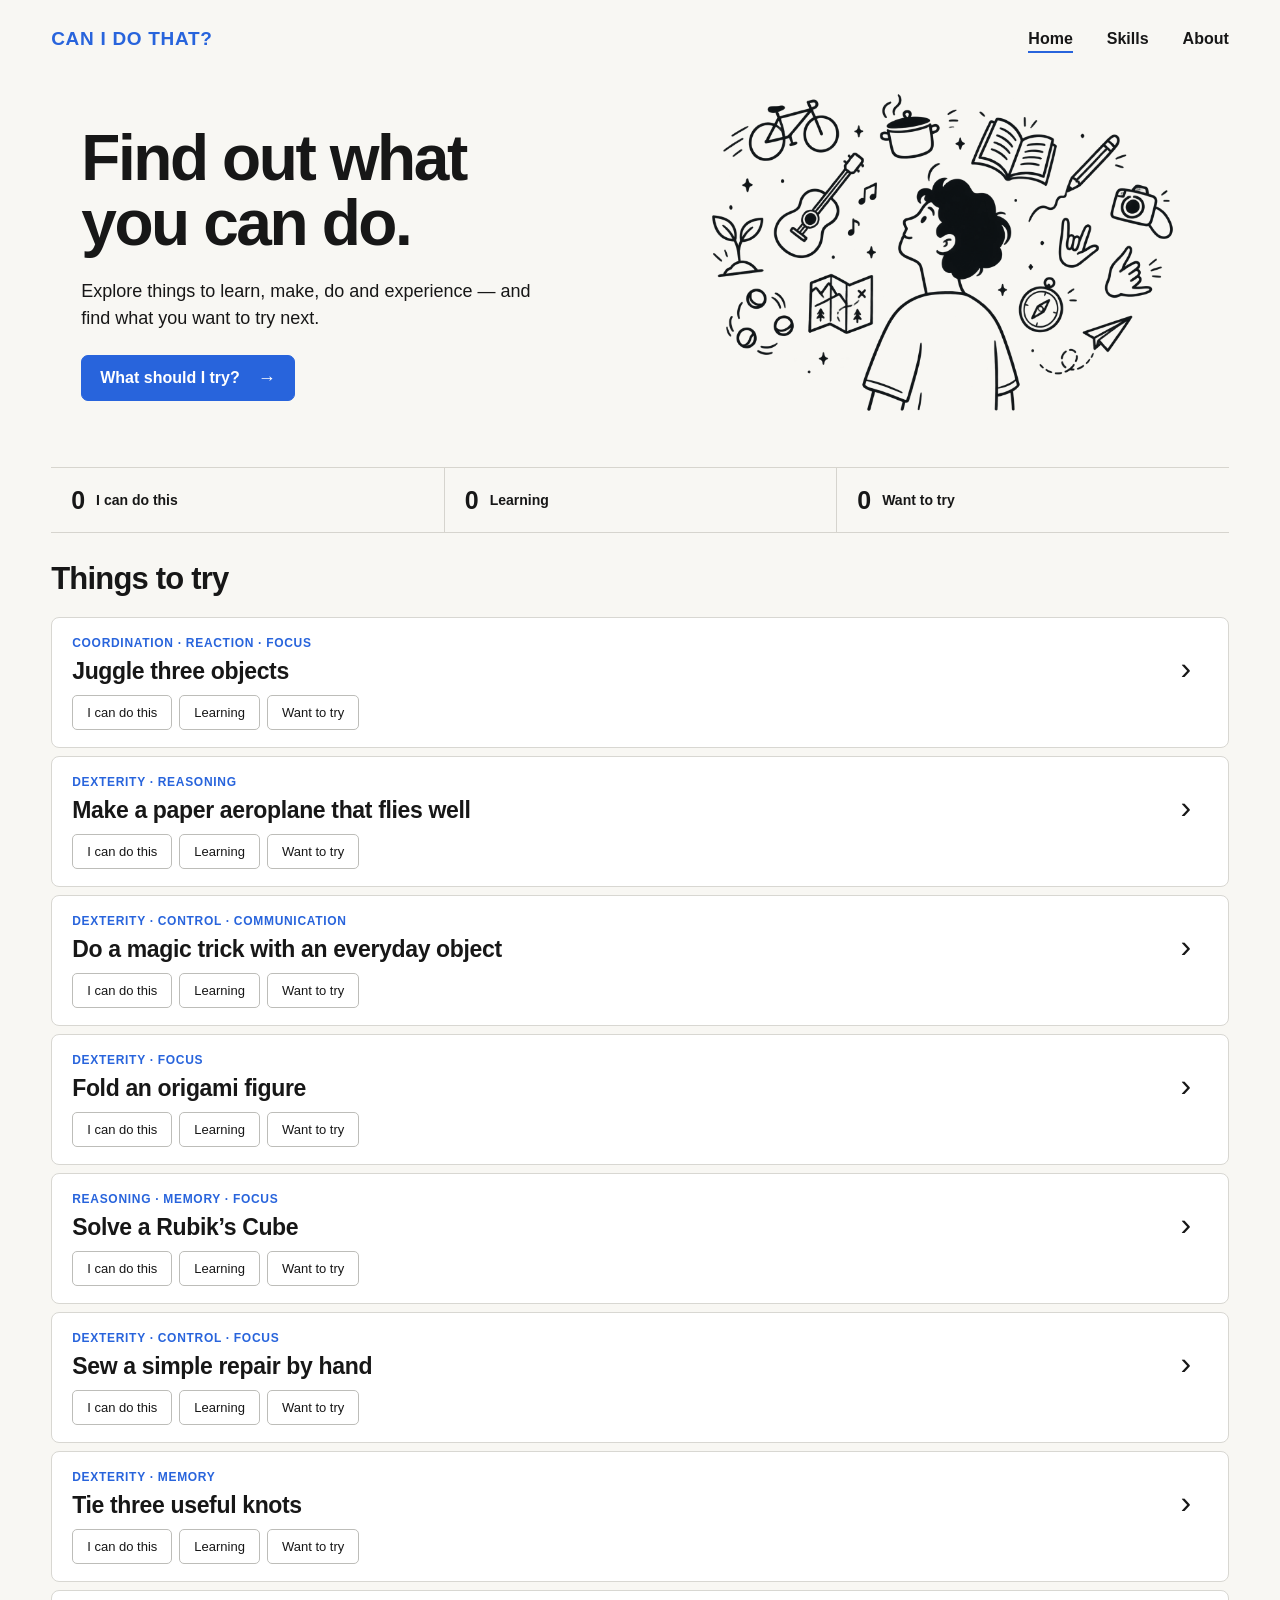
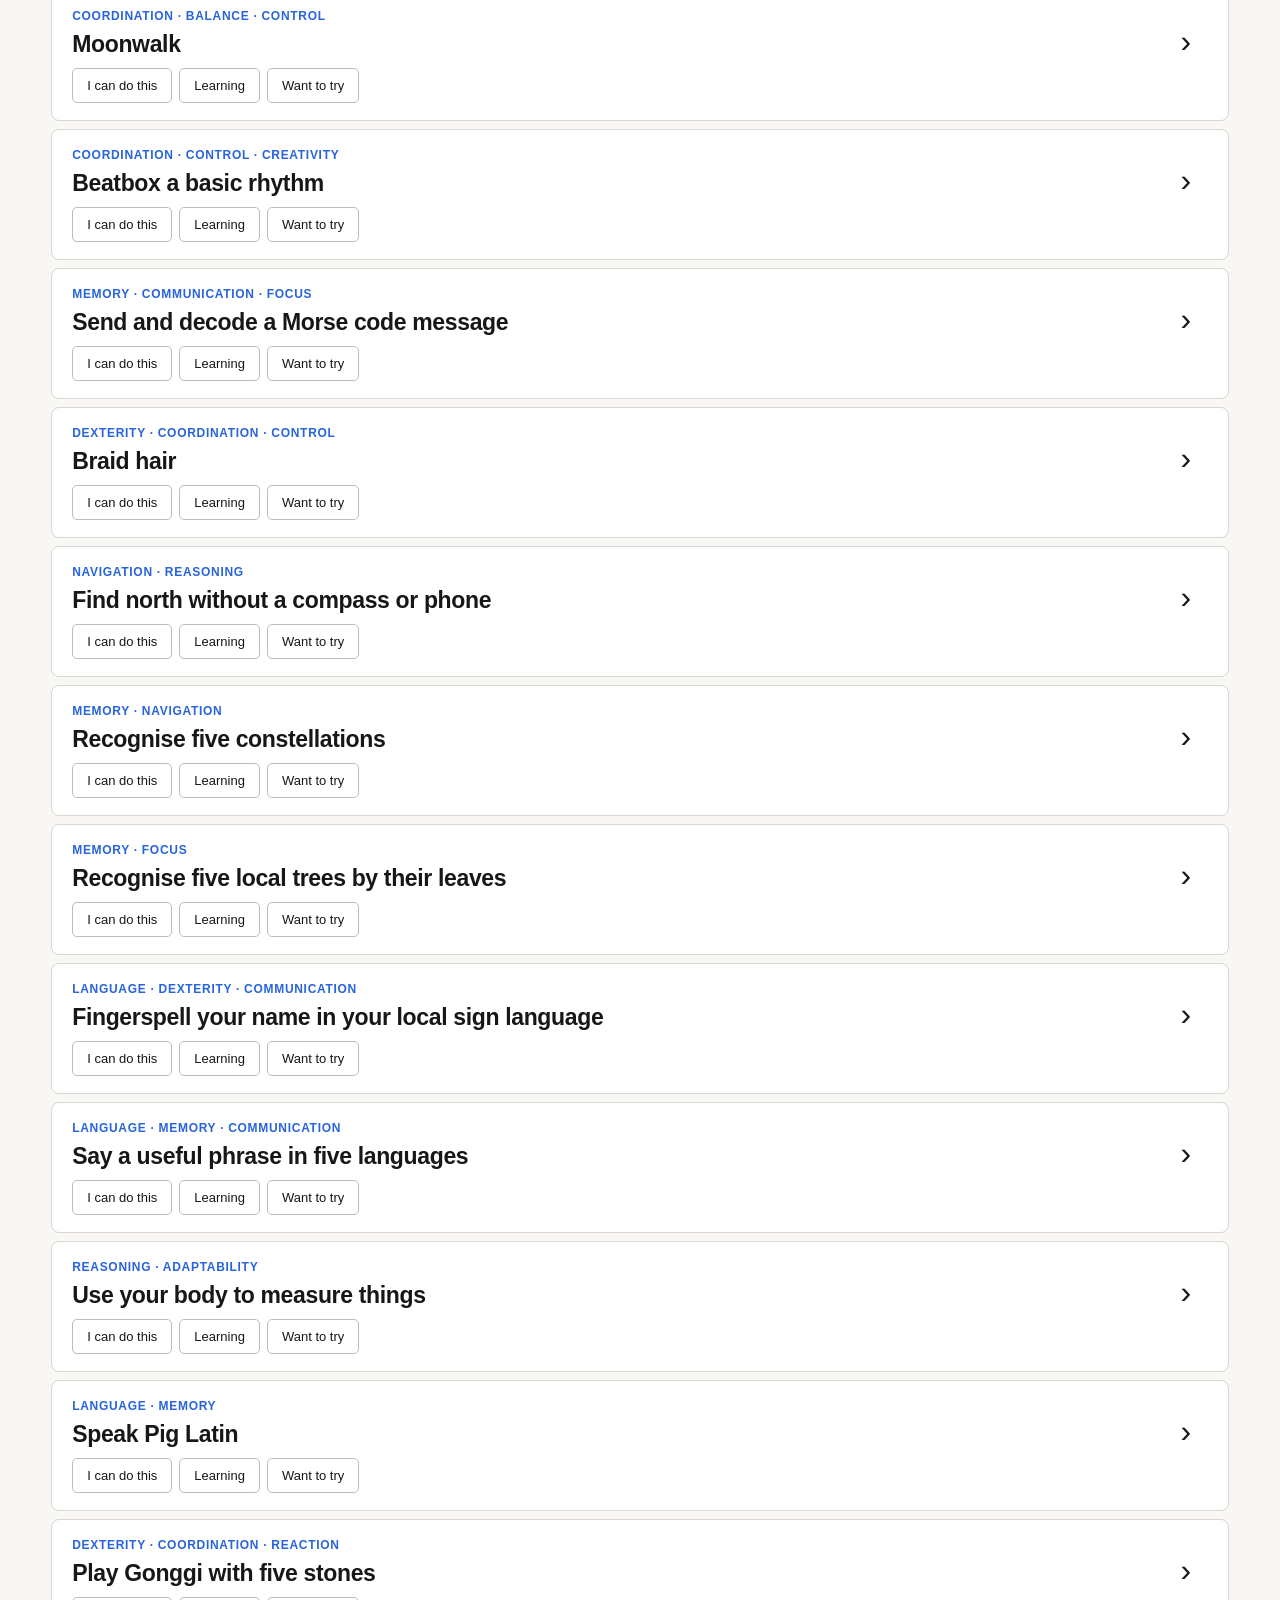
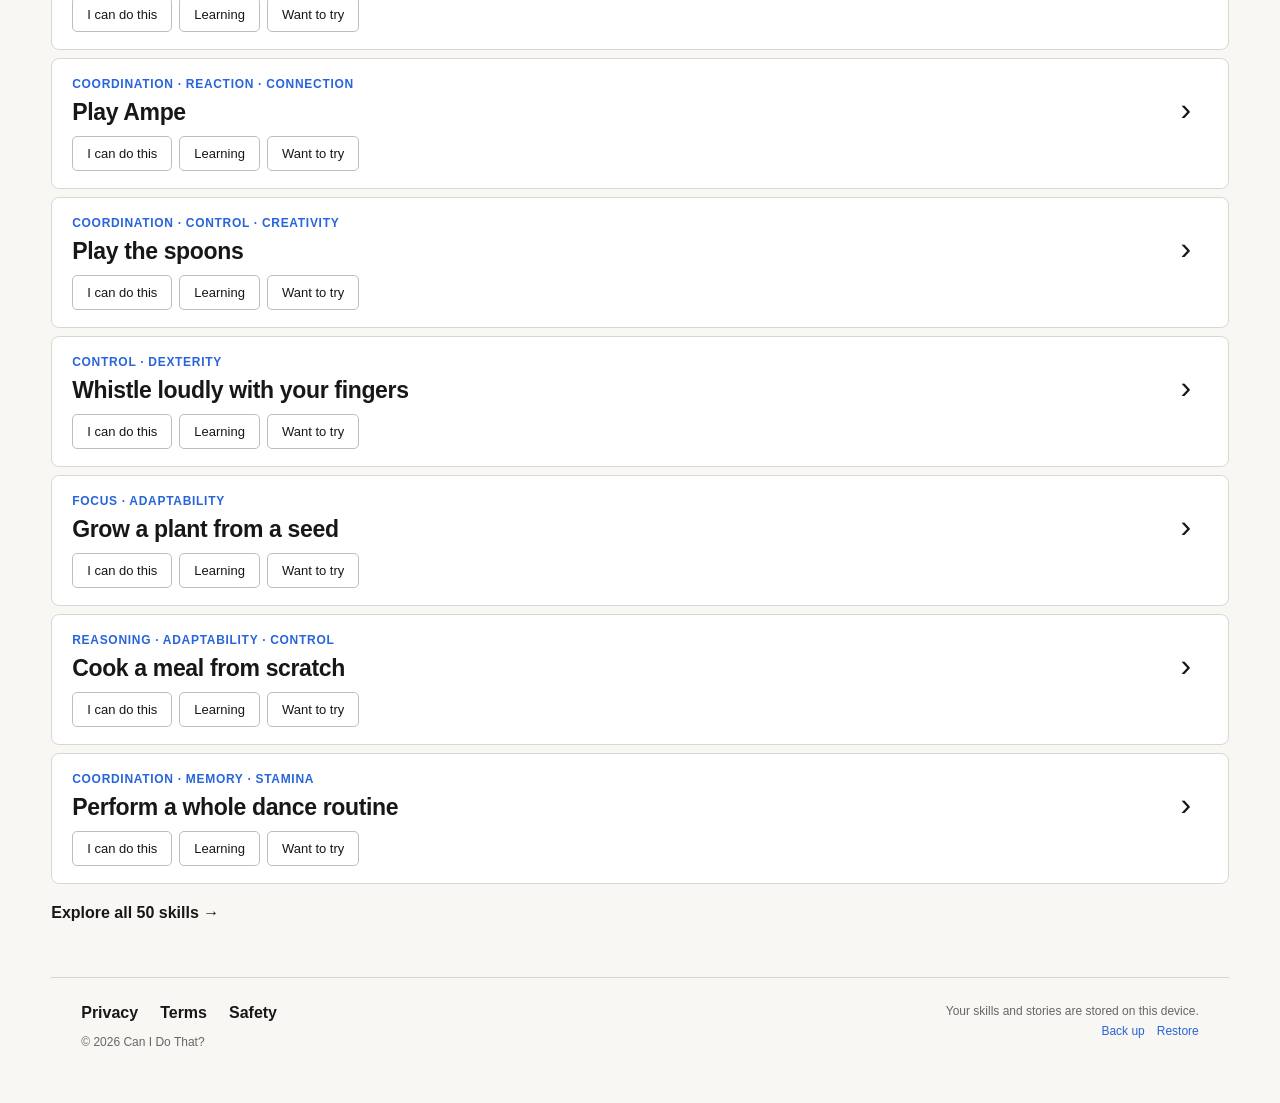
<file: index.html>
<!DOCTYPE html>
<html lang="en">

<head>
  <meta charset="UTF-8">

  <meta
    name="viewport"
    content="width=device-width, initial-scale=1.0"
  >

  <title>Can I Do That?</title>

  <link
    rel="stylesheet"
    href="./style.css"
  >
</head>


<body data-page="home">

  <main class="page">


    <!-- HEADER -->

    <header class="site-header">

      <a
        href="./index.html"
        class="brand"
        aria-current="page"
      >
        CAN I DO THAT?
      </a>


      <nav
        class="desktop-nav"
        aria-label="Main navigation"
      >

        <a
          href="./index.html"
          aria-current="page"
        >
          Home
        </a>

        <a href="./skills.html">
          Skills
        </a>

        <a href="./about.html">
          About
        </a>

      </nav>

    </header>



    <!-- HERO -->

    <section class="hero">

      <div class="hero-copy">

        <h1>
          <span>Find out what</span>
          <span>you can do.</span>
        </h1>


        <p class="hero-intro">
          Explore things to learn, make, do and experience — and find what you want to try next.
        </p>


        <button
          class="primary-button home-try-button"
          type="button"
          data-open-try
        >
          What should I try?

          <span aria-hidden="true">
            →
          </span>
        </button>

      </div>


      <div class="hero-art">

        <img
          src="./images/hero.png"
          alt=""
          class="hero-image"
        >

      </div>

    </section>



    <!-- STATUS SUMMARY -->

    <section
      class="status-summary"
      aria-label="Your skill progress"
    >

      <a
        class="summary-card"
        href="./skills.html?status=can"
      >

        <span
          id="canCount"
          class="summary-number"
        >
          0
        </span>

        <span class="summary-label">
          I can do this
        </span>

      </a>


      <a
        class="summary-card"
        href="./skills.html?status=learning"
      >

        <span
          id="learningCount"
          class="summary-number"
        >
          0
        </span>

        <span class="summary-label">
          Learning
        </span>

      </a>


      <a
        class="summary-card"
        href="./skills.html?status=want"
      >

        <span
          id="wantCount"
          class="summary-number"
        >
          0
        </span>

        <span class="summary-label">
          Want to try
        </span>

      </a>

    </section>



    <!-- THINGS TO TRY -->

    <section class="skills-section home-skills">

      <div class="skills-heading">

        <h2>
          Things to try
        </h2>

      </div>


      <div
        id="homeSkillsContainer"
        class="skills-container"
      ></div>


      <a
        id="exploreAllSkills"
        class="explore-all-link"
        href="./skills.html"
      >
        Explore all 50 skills →
      </a>

    </section>



    <!-- FOOTER -->

    <footer class="site-footer">

      <div class="footer-main">

        <nav
          class="footer-nav"
          aria-label="Footer navigation"
        >

          <a href="./privacy.html">
            Privacy
          </a>

          <a href="./terms.html">
            Terms
          </a>

          <a href="./safety.html">
            Safety
          </a>

        </nav>


        <p class="footer-copyright">
          © 2026 Can I Do That?
        </p>

      </div>


      <div class="data-note">

        <p>
          Your skills and stories are stored on this device.
        </p>


        <div class="data-actions">

          <button
            type="button"
            data-backup
          >
            Back up
          </button>

          <button
            type="button"
            data-restore
          >
            Restore
          </button>

          <input
            class="restore-input"
            data-restore-input
            type="file"
            accept=".json,application/json"
          >

        </div>

      </div>

    </footer>


  </main>



  <!-- WHAT SHOULD I TRY -->

  <dialog
    id="tryDialog"
    class="site-dialog"
  >

    <div class="dialog-heading">

      <div>
        <h2>Something to try</h2>
      </div>

      <button
        class="dialog-close"
        type="button"
        data-close-dialog="tryDialog"
        aria-label="Close"
      >
        ×
      </button>

    </div>


    <div
      id="suggestionResult"
      class="suggestion-result hidden"
    >

      <p
        id="suggestionCapabilities"
        class="suggestion-capabilities"
      ></p>

      <h3 id="suggestionName"></h3>


      <div class="suggestion-buttons">

        <button
          id="suggestionWantButton"
          class="primary-button"
          type="button"
        >
          Want to try
        </button>

        <button
          id="anotherSuggestionButton"
          type="button"
        >
          Another one
        </button>

      </div>

    </div>


    <p
      id="noSuggestionMessage"
      class="hidden"
    >
      You've already started everything here.
    </p>

  </dialog>



  <!-- STORY DIALOG -->

  <dialog
    id="storyDialog"
    class="site-dialog"
  >

    <div class="dialog-heading">

      <div>

        <p class="section-label">
          YOUR STORY
        </p>

        <h2 id="storyDialogTitle">
          Your story
        </h2>

      </div>


      <button
        class="dialog-close"
        type="button"
        data-close-dialog="storyDialog"
        aria-label="Close"
      >
        ×
      </button>

    </div>


    <form id="storyForm">

      <label for="storyWhen">
        When
        <span class="optional">(optional)</span>
      </label>

      <input
        id="storyWhen"
        type="text"
      >


      <label for="storyWho">
        Who were you with?
        <span class="optional">(optional)</span>
      </label>

      <input
        id="storyWho"
        type="text"
      >


      <label for="storyWhere">
        Where?
        <span class="optional">(optional)</span>
      </label>

      <input
        id="storyWhere"
        type="text"
      >


      <label for="storyMemory">
        What do you remember?
        <span class="optional">(optional)</span>
      </label>

      <textarea id="storyMemory"></textarea>


      <div class="story-form-actions">

        <button
          class="primary-button"
          type="submit"
        >
          Save story
        </button>

        <button
          id="deleteStoryButton"
          class="skill-action danger hidden"
          type="button"
        >
          Delete story
        </button>

      </div>

    </form>

  </dialog>



  <!-- JAVASCRIPT -->

  <script src="./skills-data.js"></script>
  <script src="./storage.js"></script>
  <script src="./skill-cards.js"></script>
  <script src="./skills-page.js"></script>
  <script src="./suggestions.js"></script>
  <script src="./script.js"></script>


</body>

</html>
</file>
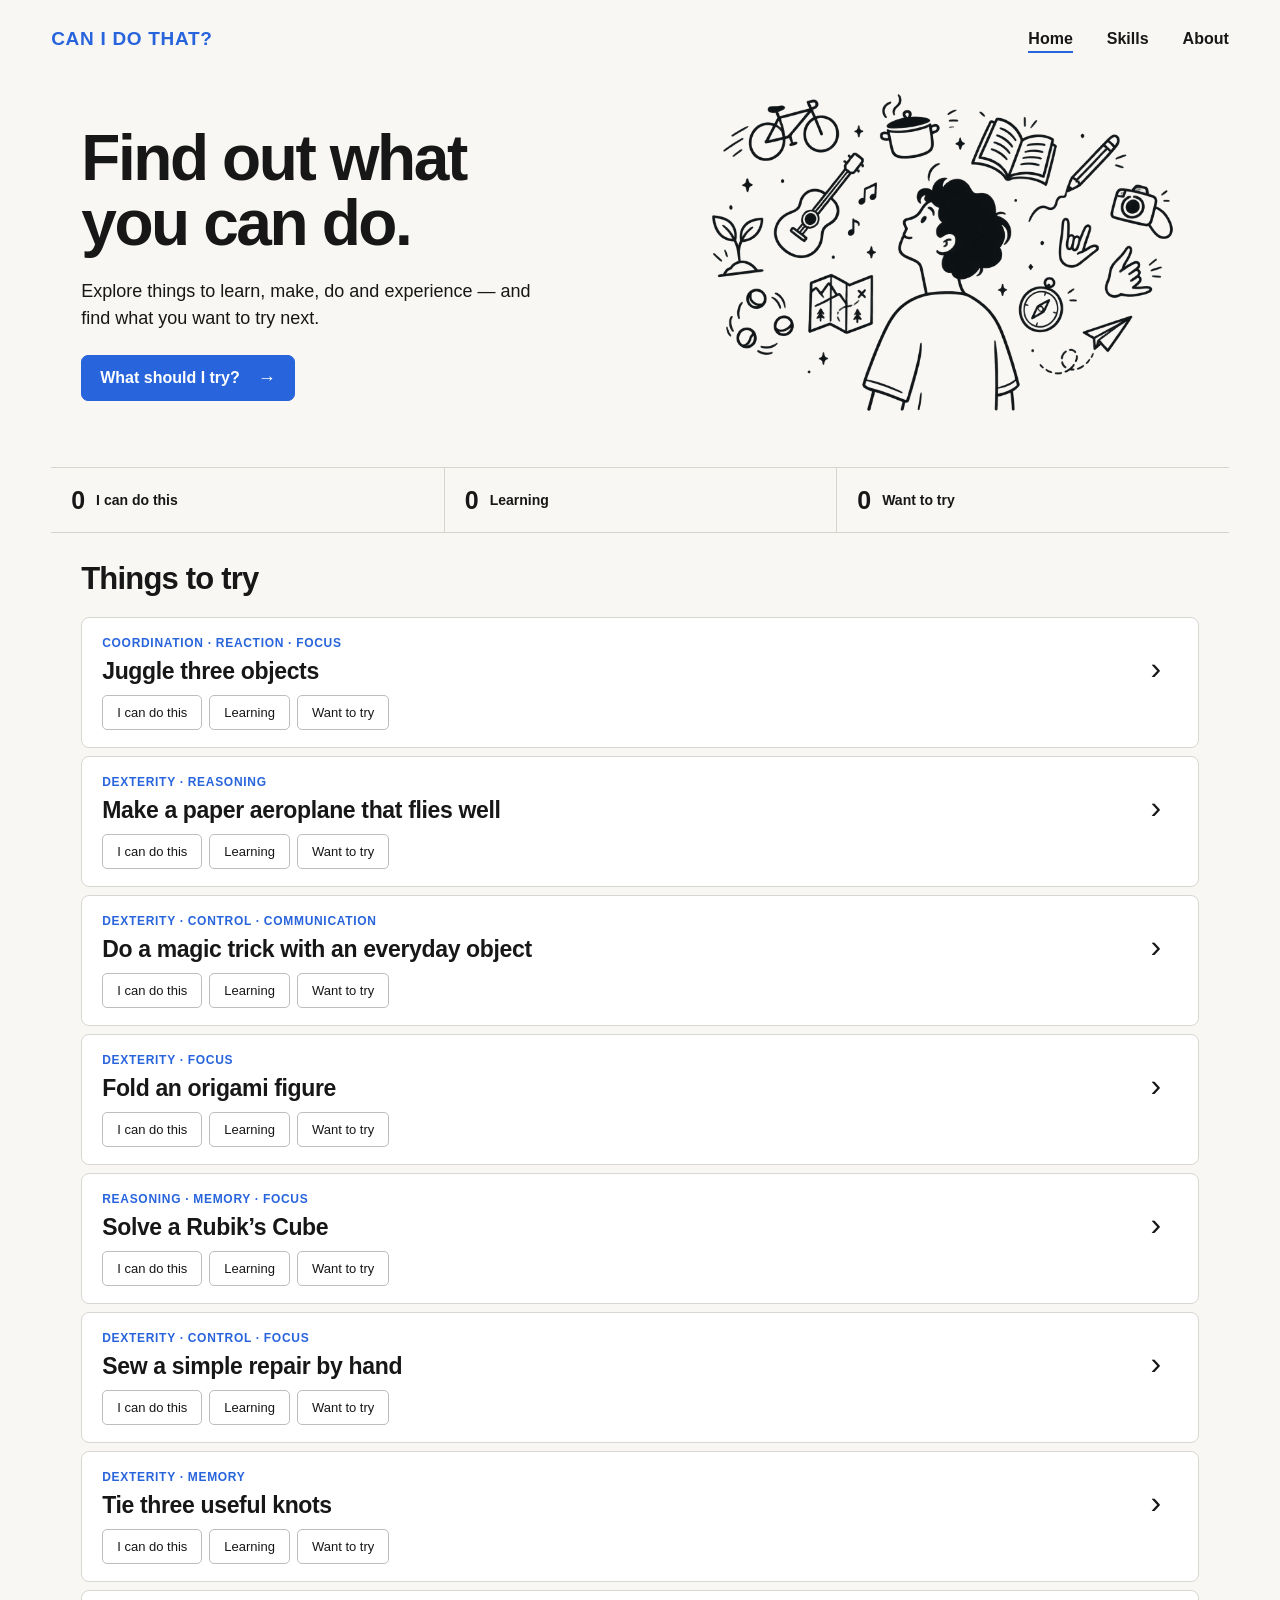
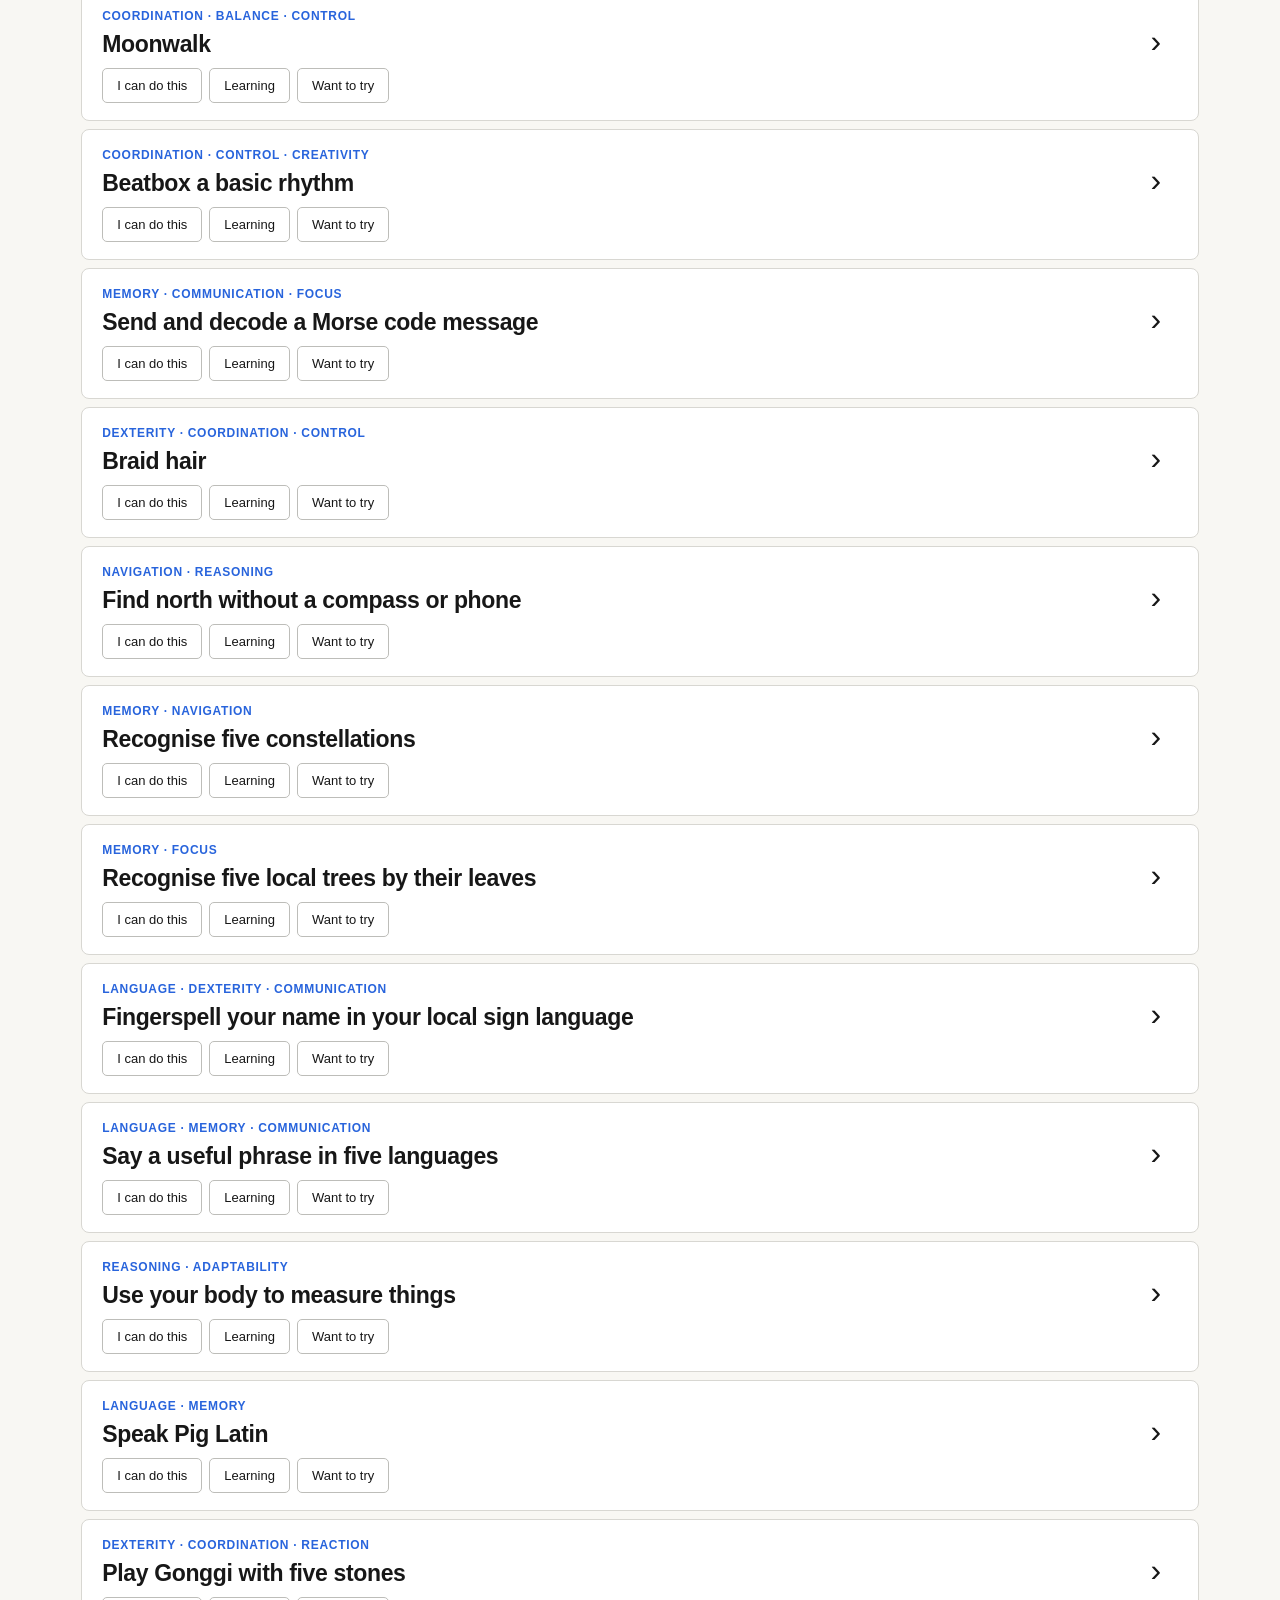
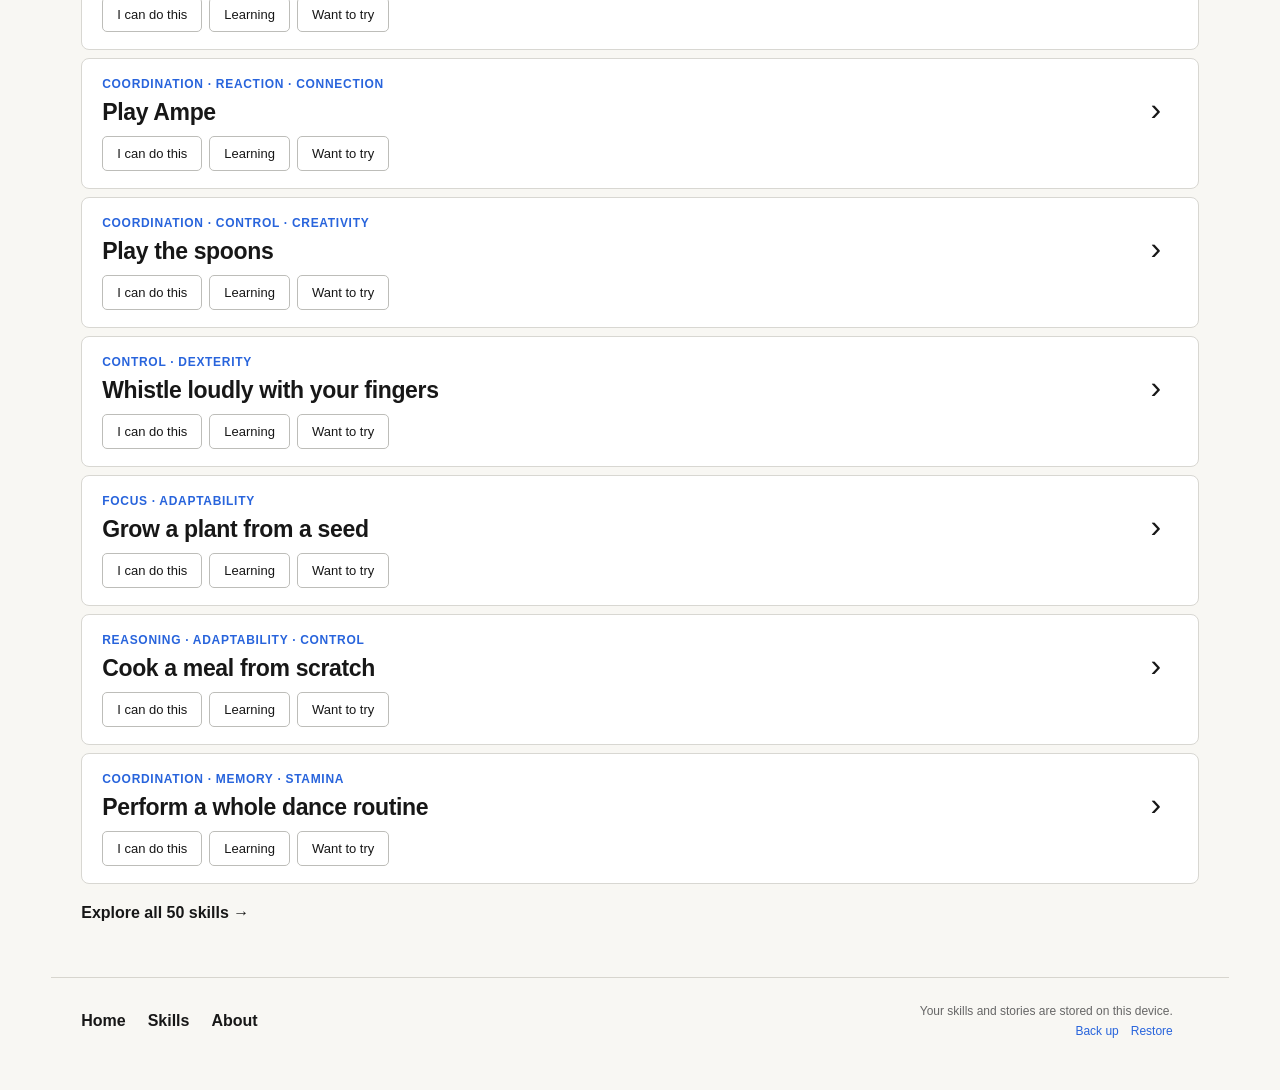
<file: can-i-do-that/index.html>
<!DOCTYPE html>
<html lang="en">

<head>
  <meta charset="UTF-8">

  <meta
    name="viewport"
    content="width=device-width, initial-scale=1.0"
  >

  <title>Can I Do That?</title>

  <link
    rel="stylesheet"
    href="./style.css"
  >
</head>


<body data-page="home">

  <main class="page">


    <!-- HEADER -->

    <header class="site-header">

      <a
        href="./index.html"
        class="brand"
        aria-current="page"
      >
        CAN I DO THAT?
      </a>


      <nav
        class="desktop-nav"
        aria-label="Main navigation"
      >

        <a
          href="./index.html"
          aria-current="page"
        >
          Home
        </a>

        <a href="./skills.html">
          Skills
        </a>

        <a href="./about.html">
          About
        </a>

      </nav>

    </header>



    <!-- HERO -->

    <section class="hero">

      <div class="hero-copy">

        <h1>
          <span>Find out what</span>
          <span>you can do.</span>
        </h1>


        <p class="hero-intro">
          Explore things to learn, make, do and experience — and find what you want to try next.
        </p>


        <button
          class="primary-button home-try-button"
          type="button"
          data-open-try
        >
          What should I try?

          <span aria-hidden="true">
            →
          </span>
        </button>

      </div>


      <div class="hero-art">

        <img
          src="./images/hero.png"
          alt=""
          class="hero-image"
        >

      </div>

    </section>



    <!-- STATUS SUMMARY -->

    <section
      class="status-summary"
      aria-label="Your skill progress"
    >

      <a
        class="summary-card"
        href="./skills.html?status=can"
      >

        <span
          id="canCount"
          class="summary-number"
        >
          0
        </span>

        <span class="summary-label">
          I can do this
        </span>

      </a>


      <a
        class="summary-card"
        href="./skills.html?status=learning"
      >

        <span
          id="learningCount"
          class="summary-number"
        >
          0
        </span>

        <span class="summary-label">
          Learning
        </span>

      </a>


      <a
        class="summary-card"
        href="./skills.html?status=want"
      >

        <span
          id="wantCount"
          class="summary-number"
        >
          0
        </span>

        <span class="summary-label">
          Want to try
        </span>

      </a>

    </section>



    <!-- THINGS TO TRY -->

    <section class="skills-section home-skills">

      <div class="skills-heading">

        <h2>
          Things to try
        </h2>

      </div>


      <div
        id="homeSkillsContainer"
        class="skills-container"
      ></div>


      <a
        id="exploreAllSkills"
        class="explore-all-link"
        href="./skills.html"
      >
        Explore all 50 skills →
      </a>

    </section>



    <!-- FOOTER -->

    <footer class="site-footer">

      <nav
        class="footer-nav"
        aria-label="Footer navigation"
      >

        <a href="./index.html">
          Home
        </a>

        <a href="./skills.html">
          Skills
        </a>

        <a href="./about.html">
          About
        </a>

      </nav>


      <div class="data-note">

        <p>
          Your skills and stories are stored on this device.
        </p>


        <div class="data-actions">

          <button
            type="button"
            data-backup
          >
            Back up
          </button>

          <button
            type="button"
            data-restore
          >
            Restore
          </button>

          <input
            class="restore-input"
            data-restore-input
            type="file"
            accept=".json,application/json"
          >

        </div>

      </div>

    </footer>


  </main>



  <!-- WHAT SHOULD I TRY -->

  <dialog
    id="tryDialog"
    class="site-dialog"
  >

    <div class="dialog-heading">

      <div>

        <h2>
          Something to try
        </h2>

      </div>


      <button
        class="dialog-close"
        type="button"
        data-close-dialog="tryDialog"
      >
        Close
      </button>

    </div>


    <div
      id="suggestionResult"
      class="suggestion-result hidden"
    >

      <p
        id="suggestionCapabilities"
        class="suggestion-capabilities"
      ></p>


      <h3 id="suggestionName"></h3>


      <div class="suggestion-buttons">

        <button
          id="suggestionWantButton"
          class="primary-button"
          type="button"
        >
          Want to try
        </button>


        <button
          id="anotherSuggestionButton"
          type="button"
        >
          Another one
        </button>

      </div>

    </div>


    <p
      id="noSuggestionMessage"
      class="hidden"
    >
      You've already started everything here.
    </p>

  </dialog>



  <!-- STORY DIALOG -->

  <dialog
    id="storyDialog"
    class="site-dialog"
  >

    <div class="dialog-heading">

      <div>

        <p class="section-label">
          YOUR STORY
        </p>

        <h2 id="storyDialogTitle">
          Your story
        </h2>

      </div>


      <button
        class="dialog-close"
        type="button"
        data-close-dialog="storyDialog"
      >
        Close
      </button>

    </div>


    <form id="storyForm">

      <label for="storyWhen">

        When

        <span class="optional">
          (optional)
        </span>

      </label>

      <input
        id="storyWhen"
        type="text"
      >


      <label for="storyWho">

        Who were you with?

        <span class="optional">
          (optional)
        </span>

      </label>

      <input
        id="storyWho"
        type="text"
      >


      <label for="storyWhere">

        Where?

        <span class="optional">
          (optional)
        </span>

      </label>

      <input
        id="storyWhere"
        type="text"
      >


      <label for="storyMemory">

        What do you remember?

        <span class="optional">
          (optional)
        </span>

      </label>

      <textarea
        id="storyMemory"
      ></textarea>


      <div class="story-form-actions">

        <button
          class="primary-button"
          type="submit"
        >
          Save story
        </button>


        <button
          id="deleteStoryButton"
          class="skill-action danger hidden"
          type="button"
        >
          Delete story
        </button>

      </div>

    </form>

  </dialog>



  <!-- JAVASCRIPT -->

  <script src="./skills-data.js"></script>
  <script src="./storage.js"></script>
  <script src="./skill-cards.js"></script>
  <script src="./skills-page.js"></script>
  <script src="./suggestions.js"></script>
  <script src="./script.js"></script>


</body>

</html>
</file>
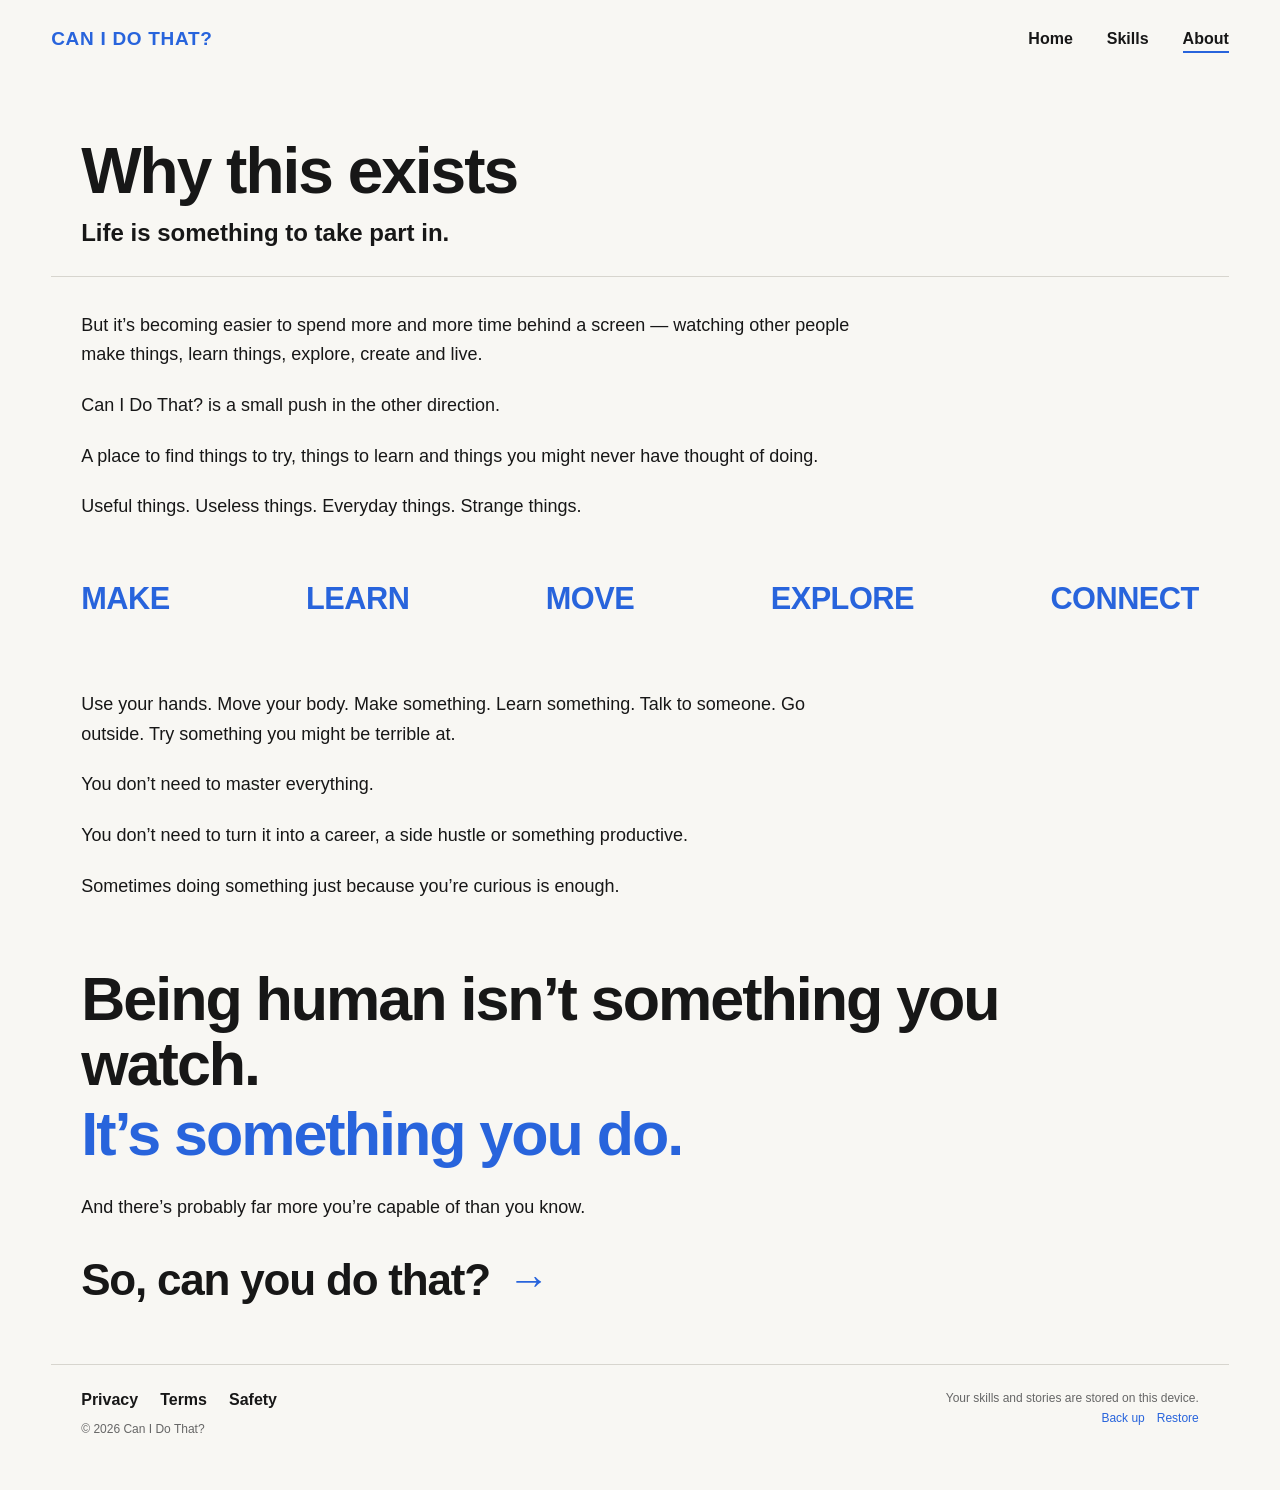
<file: about.html>
<!DOCTYPE html>
<html lang="en">

<head>
  <meta charset="UTF-8">

  <meta
    name="viewport"
    content="width=device-width, initial-scale=1.0"
  >

  <title>About — Can I Do That?</title>

  <link
    rel="stylesheet"
    href="./style.css"
  >
</head>


<body data-page="about">

  <main class="page">


    <!-- HEADER -->

    <header class="site-header">

      <a
        href="./index.html"
        class="brand"
      >
        CAN I DO THAT?
      </a>


      <nav
        class="desktop-nav"
        aria-label="Main navigation"
      >

        <a href="./index.html">
          Home
        </a>

        <a href="./skills.html">
          Skills
        </a>

        <a
          href="./about.html"
          aria-current="page"
        >
          About
        </a>

      </nav>

    </header>



    <!-- ABOUT -->

    <article class="about-page">


      <section class="about-page-intro">

        <div class="about-page-intro-inner">

          <h1>
            Why this exists
          </h1>

          <p class="about-lead">
            Life is something to take part in.
          </p>

        </div>

      </section>



      <section class="about-copy about-copy-opening">

        <p>
          But it’s becoming easier to spend more and more time behind a screen — watching other people make things, learn things, explore, create and live.
        </p>

        <p>
          Can I Do That? is a small push in the other direction.
        </p>

        <p>
          A place to find things to try, things to learn and things you might never have thought of doing.
        </p>

        <p>
          Useful things. Useless things. Everyday things. Strange things.
        </p>

      </section>



      <section
        class="about-action-strip"
        aria-label="Ways to take part"
      >

        <span>MAKE</span>
        <span>LEARN</span>
        <span>MOVE</span>
        <span>EXPLORE</span>
        <span>CONNECT</span>

      </section>



      <section class="about-copy about-copy-middle">

        <p>
          Use your hands. Move your body. Make something. Learn something. Talk to someone. Go outside. Try something you might be terrible at.
        </p>

        <p>
          You don’t need to master everything.
        </p>

        <p>
          You don’t need to turn it into a career, a side hustle or something productive.
        </p>

        <p>
          Sometimes doing something just because you’re curious is enough.
        </p>

      </section>



      <section class="about-closing">

        <div class="about-closing-inner">

          <p class="about-closing-main">
            Being human isn’t something you watch.
          </p>

          <p class="about-closing-main about-closing-blue">
            It’s something you do.
          </p>

          <p class="about-closing-support">
            And there’s probably far more you’re capable of than you know.
          </p>

          <p class="about-closing-question">

            So, can you do that?

            <button
              id="aboutChallengeButton"
              class="about-challenge-arrow"
              type="button"
              aria-label="Give me something to try"
            >
              →
            </button>

          </p>

        </div>

      </section>


    </article>



    <!-- FOOTER -->

    <footer class="site-footer">

      <div class="footer-main">

        <nav
          class="footer-nav"
          aria-label="Footer navigation"
        >

          <a href="./privacy.html">
            Privacy
          </a>

          <a href="./terms.html">
            Terms
          </a>

          <a href="./safety.html">
            Safety
          </a>

        </nav>


        <p class="footer-copyright">
          © 2026 Can I Do That?
        </p>

      </div>


      <div class="data-note">

        <p>
          Your skills and stories are stored on this device.
        </p>

        <div class="data-actions">

          <button type="button" data-backup>
            Back up
          </button>

          <button type="button" data-restore>
            Restore
          </button>

          <input
            class="restore-input"
            data-restore-input
            type="file"
            accept=".json,application/json"
          >

        </div>

      </div>

    </footer>


  </main>



  <!-- RANDOM ABOUT CHALLENGE -->

  <dialog
    id="aboutChallengeDialog"
    class="site-dialog about-challenge-dialog"
  >

    <button
      class="dialog-close about-challenge-close"
      type="button"
      data-close-dialog="aboutChallengeDialog"
      aria-label="Close"
      autofocus
    >
      ×
    </button>


    <div
      id="aboutChallengeResult"
      class="about-challenge-result"
    >

      <p
        id="aboutChallengeCapabilities"
        class="about-challenge-capabilities"
      ></p>

      <h3 id="aboutChallengeName"></h3>


      <div class="about-challenge-actions">

        <button
          id="aboutChallengeWantButton"
          class="primary-button"
          type="button"
        >
          Want to try
        </button>

        <button
          id="aboutChallengeAnotherButton"
          class="about-challenge-secondary"
          type="button"
        >
          Another one
        </button>

      </div>


      <a
        class="about-challenge-all"
        href="./skills.html"
      >
        See all skills →
      </a>

    </div>


    <p
      id="aboutChallengeEmpty"
      class="about-challenge-empty hidden"
    >
      You've already started everything here.
    </p>

  </dialog>



  <!-- JAVASCRIPT -->

  <script src="./skills-data.js"></script>
  <script src="./storage.js"></script>
  <script src="./skill-cards.js"></script>
  <script src="./skills-page.js"></script>
  <script src="./suggestions.js"></script>
  <script src="./script.js"></script>


</body>

</html>
</file>
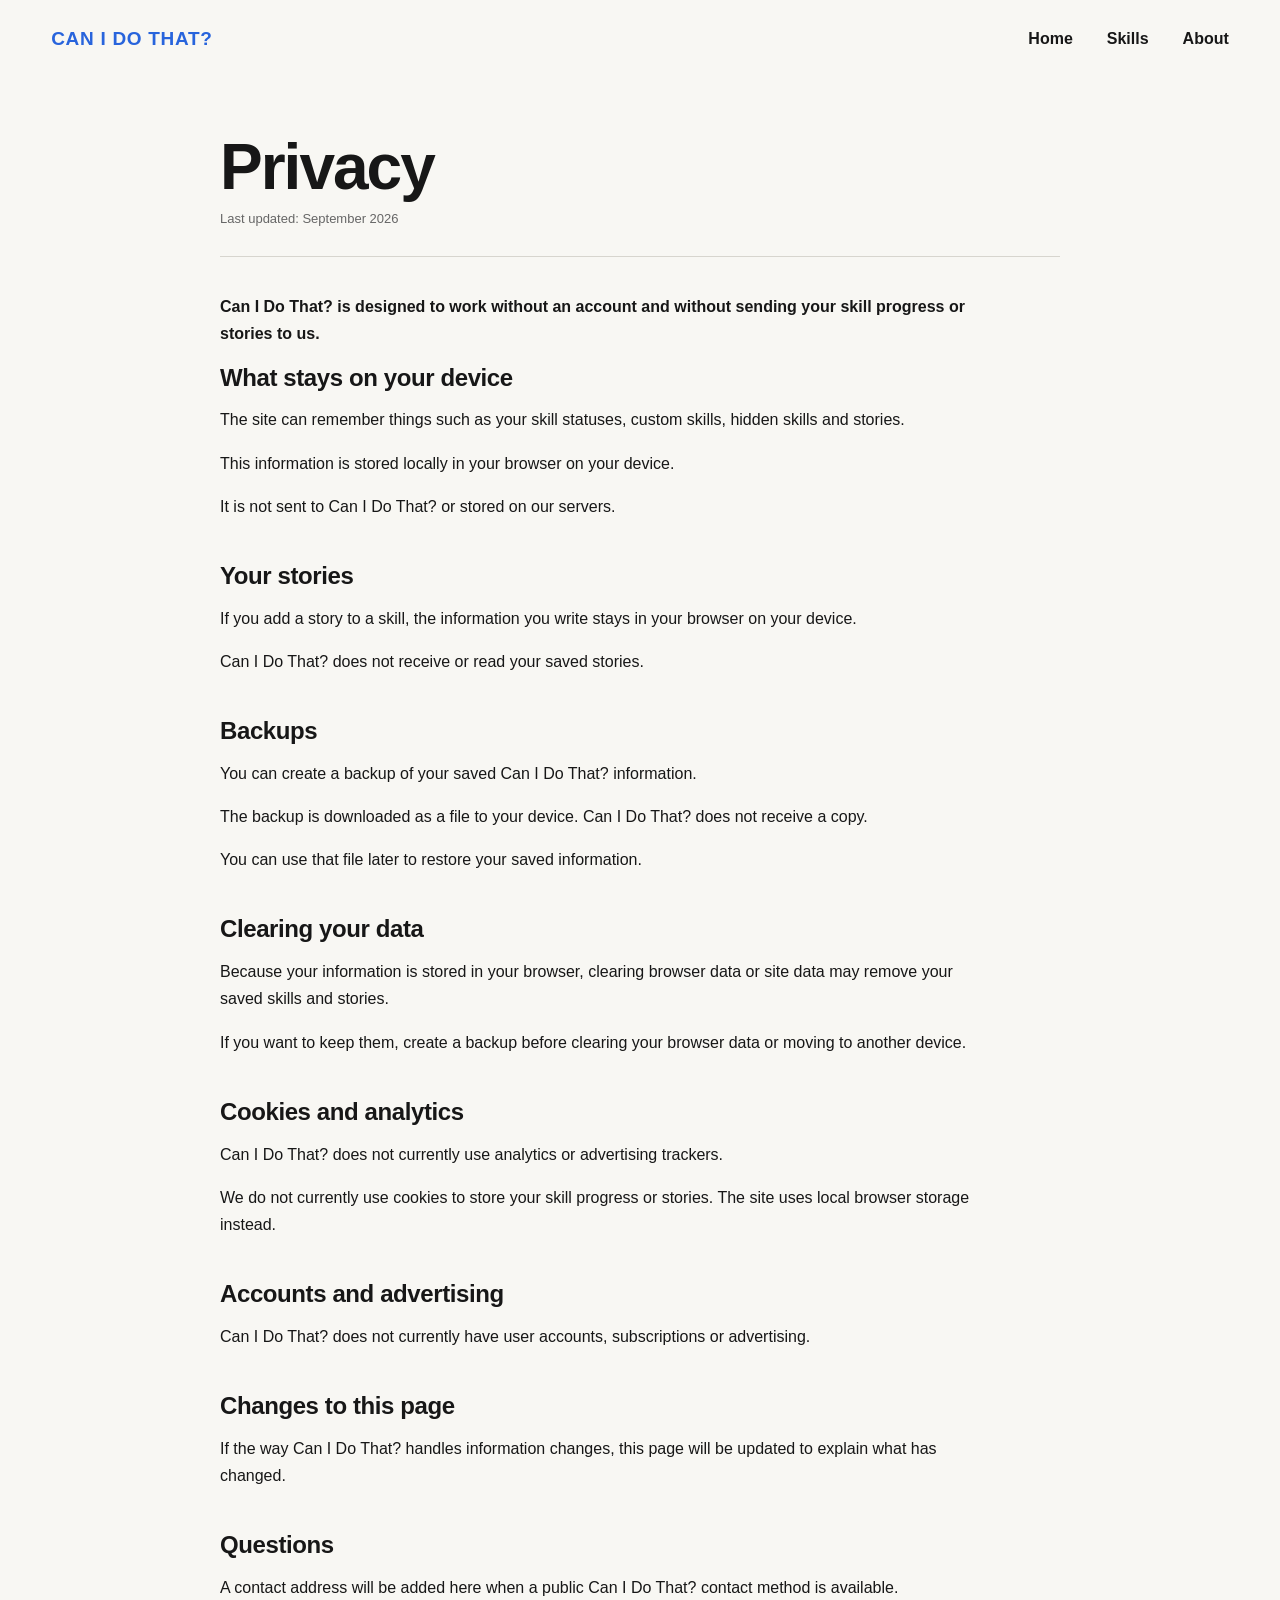
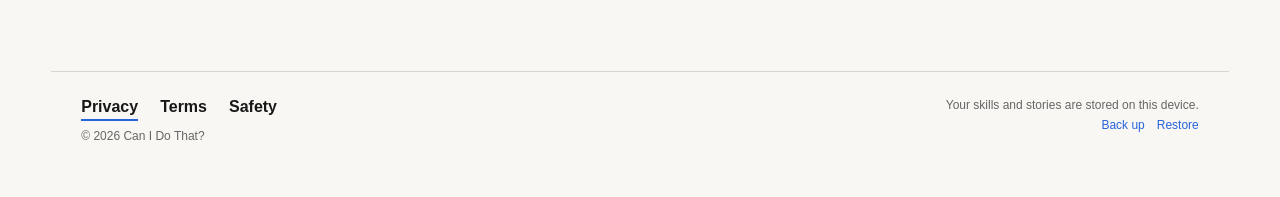
<file: privacy.html>
<!DOCTYPE html>
<html lang="en">

<head>
  <meta charset="UTF-8">

  <meta
    name="viewport"
    content="width=device-width, initial-scale=1.0"
  >

  <title>Privacy — Can I Do That?</title>

  <link
    rel="stylesheet"
    href="./style.css"
  >
</head>


<body data-page="privacy">

  <main class="page">


    <!-- HEADER -->

    <header class="site-header">

      <a
        href="./index.html"
        class="brand"
      >
        CAN I DO THAT?
      </a>


      <nav
        class="desktop-nav"
        aria-label="Main navigation"
      >

        <a href="./index.html">
          Home
        </a>

        <a href="./skills.html">
          Skills
        </a>

        <a href="./about.html">
          About
        </a>

      </nav>

    </header>



    <!-- PRIVACY -->

    <article class="legal-page">

      <header class="legal-page-header">

        <h1>
          Privacy
        </h1>

        <p class="legal-updated">
          Last updated: September 2026
        </p>

      </header>


      <div class="legal-content">

        <p class="legal-intro">
          Can I Do That? is designed to work without an account and without sending your skill progress or stories to us.
        </p>


        <section>

          <h2>
            What stays on your device
          </h2>

          <p>
            The site can remember things such as your skill statuses, custom skills, hidden skills and stories.
          </p>

          <p>
            This information is stored locally in your browser on your device.
          </p>

          <p>
            It is not sent to Can I Do That? or stored on our servers.
          </p>

        </section>


        <section>

          <h2>
            Your stories
          </h2>

          <p>
            If you add a story to a skill, the information you write stays in your browser on your device.
          </p>

          <p>
            Can I Do That? does not receive or read your saved stories.
          </p>

        </section>


        <section>

          <h2>
            Backups
          </h2>

          <p>
            You can create a backup of your saved Can I Do That? information.
          </p>

          <p>
            The backup is downloaded as a file to your device. Can I Do That? does not receive a copy.
          </p>

          <p>
            You can use that file later to restore your saved information.
          </p>

        </section>


        <section>

          <h2>
            Clearing your data
          </h2>

          <p>
            Because your information is stored in your browser, clearing browser data or site data may remove your saved skills and stories.
          </p>

          <p>
            If you want to keep them, create a backup before clearing your browser data or moving to another device.
          </p>

        </section>


        <section>

          <h2>
            Cookies and analytics
          </h2>

          <p>
            Can I Do That? does not currently use analytics or advertising trackers.
          </p>

          <p>
            We do not currently use cookies to store your skill progress or stories. The site uses local browser storage instead.
          </p>

        </section>


        <section>

          <h2>
            Accounts and advertising
          </h2>

          <p>
            Can I Do That? does not currently have user accounts, subscriptions or advertising.
          </p>

        </section>


        <section>

          <h2>
            Changes to this page
          </h2>

          <p>
            If the way Can I Do That? handles information changes, this page will be updated to explain what has changed.
          </p>

        </section>


        <section>

          <h2>
            Questions
          </h2>

          <p>
            A contact address will be added here when a public Can I Do That? contact method is available.
          </p>

        </section>

      </div>

    </article>



    <!-- FOOTER -->

    <footer class="site-footer">

      <div class="footer-main">

        <nav
          class="footer-nav"
          aria-label="Footer navigation"
        >

          <a
            href="./privacy.html"
            aria-current="page"
          >
            Privacy
          </a>

          <a href="./terms.html">
            Terms
          </a>

          <a href="./safety.html">
            Safety
          </a>

        </nav>


        <p class="footer-copyright">
          © 2026 Can I Do That?
        </p>

      </div>


      <div class="data-note">

        <p>
          Your skills and stories are stored on this device.
        </p>

        <div class="data-actions">

          <button type="button" data-backup>
            Back up
          </button>

          <button type="button" data-restore>
            Restore
          </button>

          <input
            class="restore-input"
            data-restore-input
            type="file"
            accept=".json,application/json"
          >

        </div>

      </div>

    </footer>


  </main>



  <!-- JAVASCRIPT -->

  <script src="./skills-data.js"></script>
  <script src="./storage.js"></script>
  <script src="./skill-cards.js"></script>
  <script src="./skills-page.js"></script>
  <script src="./suggestions.js"></script>
  <script src="./script.js"></script>


</body>

</html>
</file>
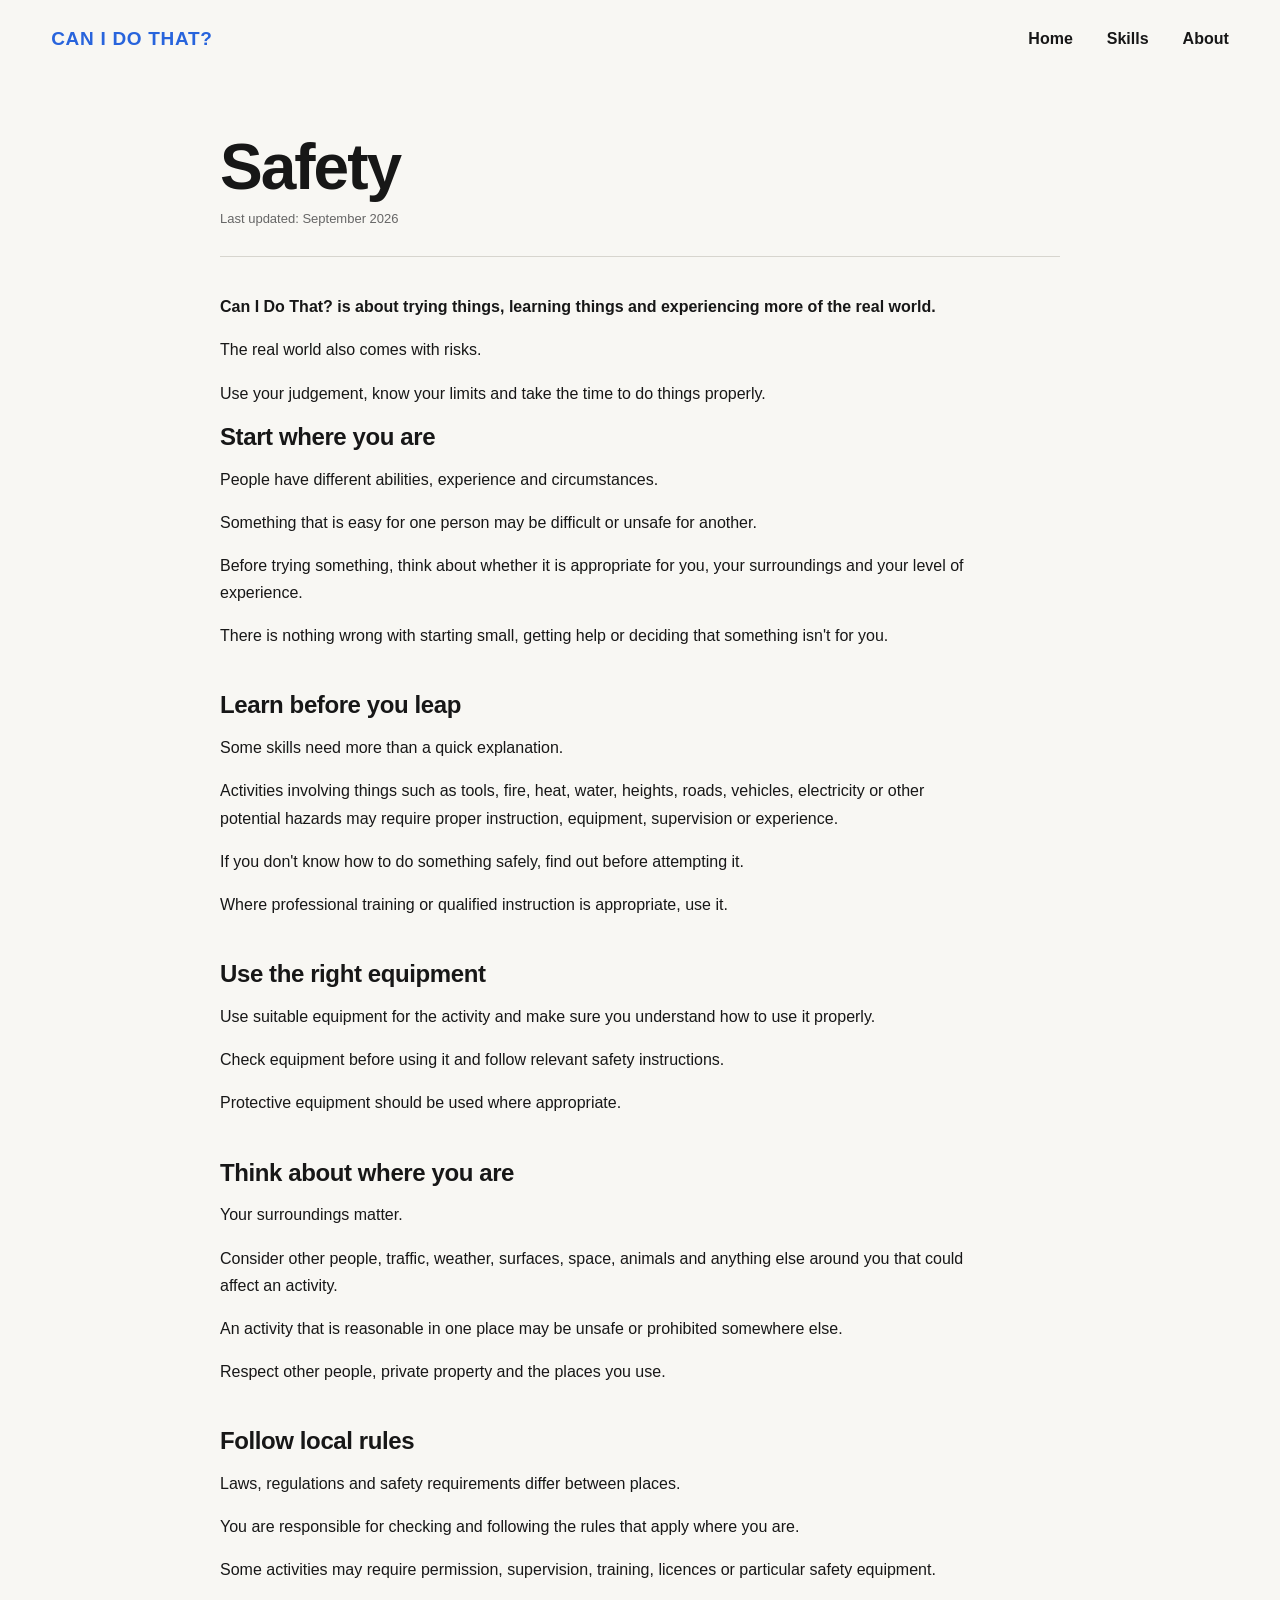
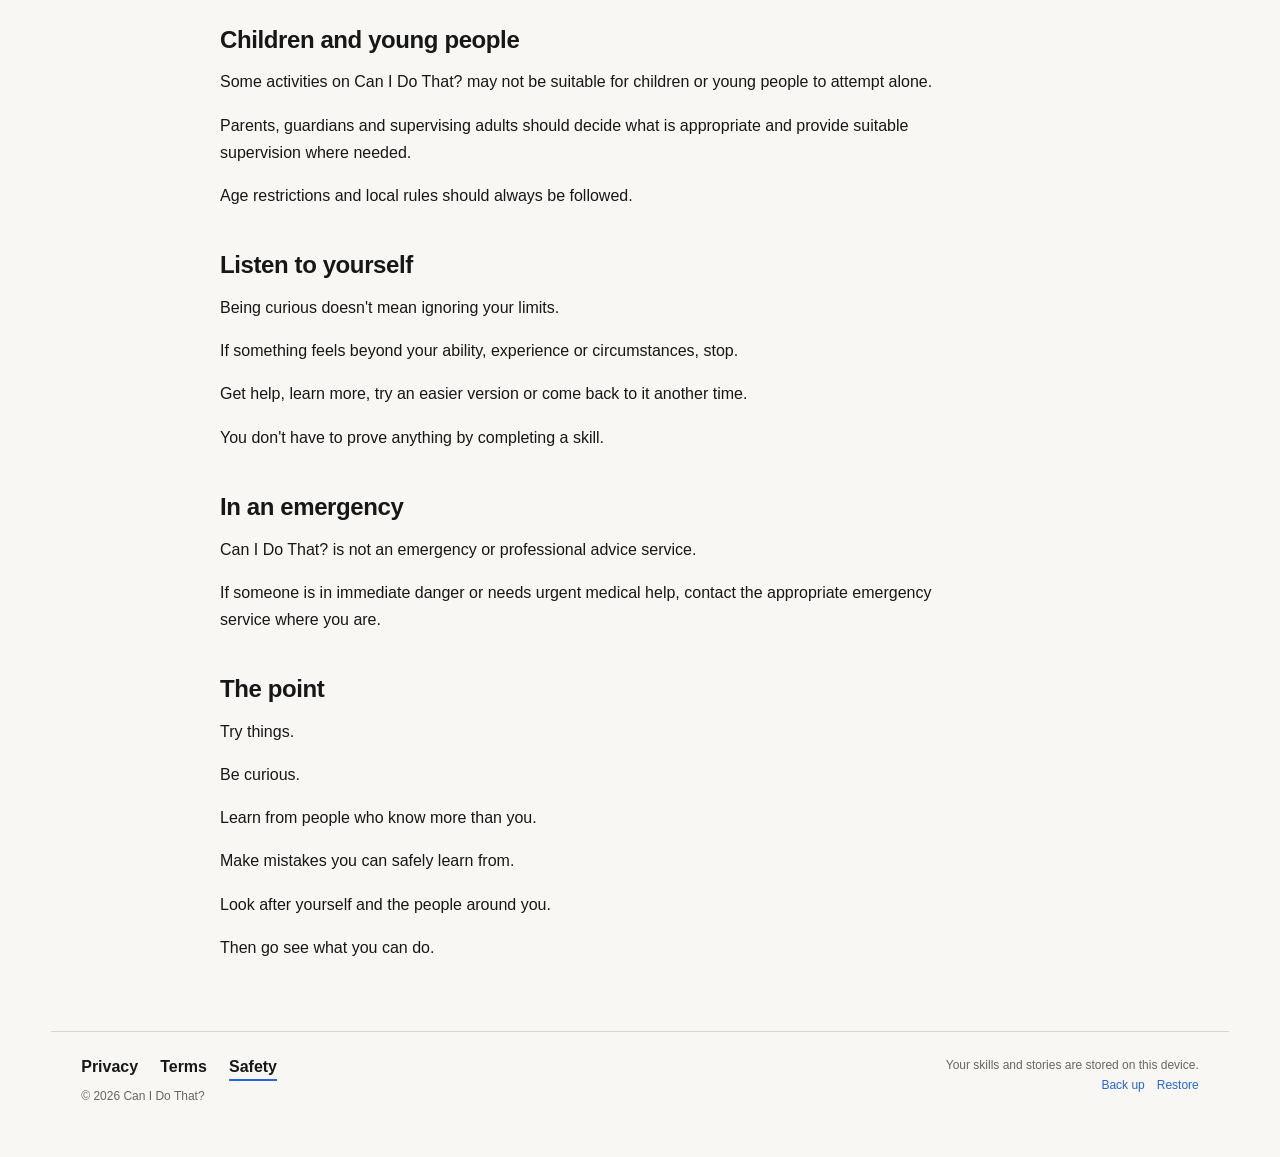
<file: safety.html>
<!DOCTYPE html>
<html lang="en">

<head>
  <meta charset="UTF-8">

  <meta
    name="viewport"
    content="width=device-width, initial-scale=1.0"
  >

  <title>Safety — Can I Do That?</title>

  <link
    rel="stylesheet"
    href="./style.css"
  >
</head>


<body data-page="safety">

  <main class="page">


    <!-- HEADER -->

    <header class="site-header">

      <a
        href="./index.html"
        class="brand"
      >
        CAN I DO THAT?
      </a>


      <nav
        class="desktop-nav"
        aria-label="Main navigation"
      >

        <a href="./index.html">
          Home
        </a>

        <a href="./skills.html">
          Skills
        </a>

        <a href="./about.html">
          About
        </a>

      </nav>

    </header>



    <!-- SAFETY -->

    <article class="legal-page">

      <header class="legal-page-header">

        <h1>
          Safety
        </h1>

        <p class="legal-updated">
          Last updated: September 2026
        </p>

      </header>


      <div class="legal-content">

        <p class="legal-intro">
          Can I Do That? is about trying things, learning things and experiencing more of the real world.
        </p>

        <p>
          The real world also comes with risks.
        </p>

        <p>
          Use your judgement, know your limits and take the time to do things properly.
        </p>


        <section>

          <h2>
            Start where you are
          </h2>

          <p>
            People have different abilities, experience and circumstances.
          </p>

          <p>
            Something that is easy for one person may be difficult or unsafe for another.
          </p>

          <p>
            Before trying something, think about whether it is appropriate for you, your surroundings and your level of experience.
          </p>

          <p>
            There is nothing wrong with starting small, getting help or deciding that something isn't for you.
          </p>

        </section>


        <section>

          <h2>
            Learn before you leap
          </h2>

          <p>
            Some skills need more than a quick explanation.
          </p>

          <p>
            Activities involving things such as tools, fire, heat, water, heights, roads, vehicles, electricity or other potential hazards may require proper instruction, equipment, supervision or experience.
          </p>

          <p>
            If you don't know how to do something safely, find out before attempting it.
          </p>

          <p>
            Where professional training or qualified instruction is appropriate, use it.
          </p>

        </section>


        <section>

          <h2>
            Use the right equipment
          </h2>

          <p>
            Use suitable equipment for the activity and make sure you understand how to use it properly.
          </p>

          <p>
            Check equipment before using it and follow relevant safety instructions.
          </p>

          <p>
            Protective equipment should be used where appropriate.
          </p>

        </section>


        <section>

          <h2>
            Think about where you are
          </h2>

          <p>
            Your surroundings matter.
          </p>

          <p>
            Consider other people, traffic, weather, surfaces, space, animals and anything else around you that could affect an activity.
          </p>

          <p>
            An activity that is reasonable in one place may be unsafe or prohibited somewhere else.
          </p>

          <p>
            Respect other people, private property and the places you use.
          </p>

        </section>


        <section>

          <h2>
            Follow local rules
          </h2>

          <p>
            Laws, regulations and safety requirements differ between places.
          </p>

          <p>
            You are responsible for checking and following the rules that apply where you are.
          </p>

          <p>
            Some activities may require permission, supervision, training, licences or particular safety equipment.
          </p>

        </section>


        <section>

          <h2>
            Children and young people
          </h2>

          <p>
            Some activities on Can I Do That? may not be suitable for children or young people to attempt alone.
          </p>

          <p>
            Parents, guardians and supervising adults should decide what is appropriate and provide suitable supervision where needed.
          </p>

          <p>
            Age restrictions and local rules should always be followed.
          </p>

        </section>


        <section>

          <h2>
            Listen to yourself
          </h2>

          <p>
            Being curious doesn't mean ignoring your limits.
          </p>

          <p>
            If something feels beyond your ability, experience or circumstances, stop.
          </p>

          <p>
            Get help, learn more, try an easier version or come back to it another time.
          </p>

          <p>
            You don't have to prove anything by completing a skill.
          </p>

        </section>


        <section>

          <h2>
            In an emergency
          </h2>

          <p>
            Can I Do That? is not an emergency or professional advice service.
          </p>

          <p>
            If someone is in immediate danger or needs urgent medical help, contact the appropriate emergency service where you are.
          </p>

        </section>


        <section>

          <h2>
            The point
          </h2>

          <p>
            Try things.
          </p>

          <p>
            Be curious.
          </p>

          <p>
            Learn from people who know more than you.
          </p>

          <p>
            Make mistakes you can safely learn from.
          </p>

          <p>
            Look after yourself and the people around you.
          </p>

          <p>
            Then go see what you can do.
          </p>

        </section>

      </div>

    </article>



    <!-- FOOTER -->

    <footer class="site-footer">

      <div class="footer-main">

        <nav
          class="footer-nav"
          aria-label="Footer navigation"
        >

          <a href="./privacy.html">
            Privacy
          </a>

          <a href="./terms.html">
            Terms
          </a>

          <a
            href="./safety.html"
            aria-current="page"
          >
            Safety
          </a>

        </nav>


        <p class="footer-copyright">
          © 2026 Can I Do That?
        </p>

      </div>


      <div class="data-note">

        <p>
          Your skills and stories are stored on this device.
        </p>

        <div class="data-actions">

          <button type="button" data-backup>
            Back up
          </button>

          <button type="button" data-restore>
            Restore
          </button>

          <input
            class="restore-input"
            data-restore-input
            type="file"
            accept=".json,application/json"
          >

        </div>

      </div>

    </footer>


  </main>



  <!-- JAVASCRIPT -->

  <script src="./skills-data.js"></script>
  <script src="./storage.js"></script>
  <script src="./skill-cards.js"></script>
  <script src="./skills-page.js"></script>
  <script src="./suggestions.js"></script>
  <script src="./script.js"></script>


</body>

</html>
</file>
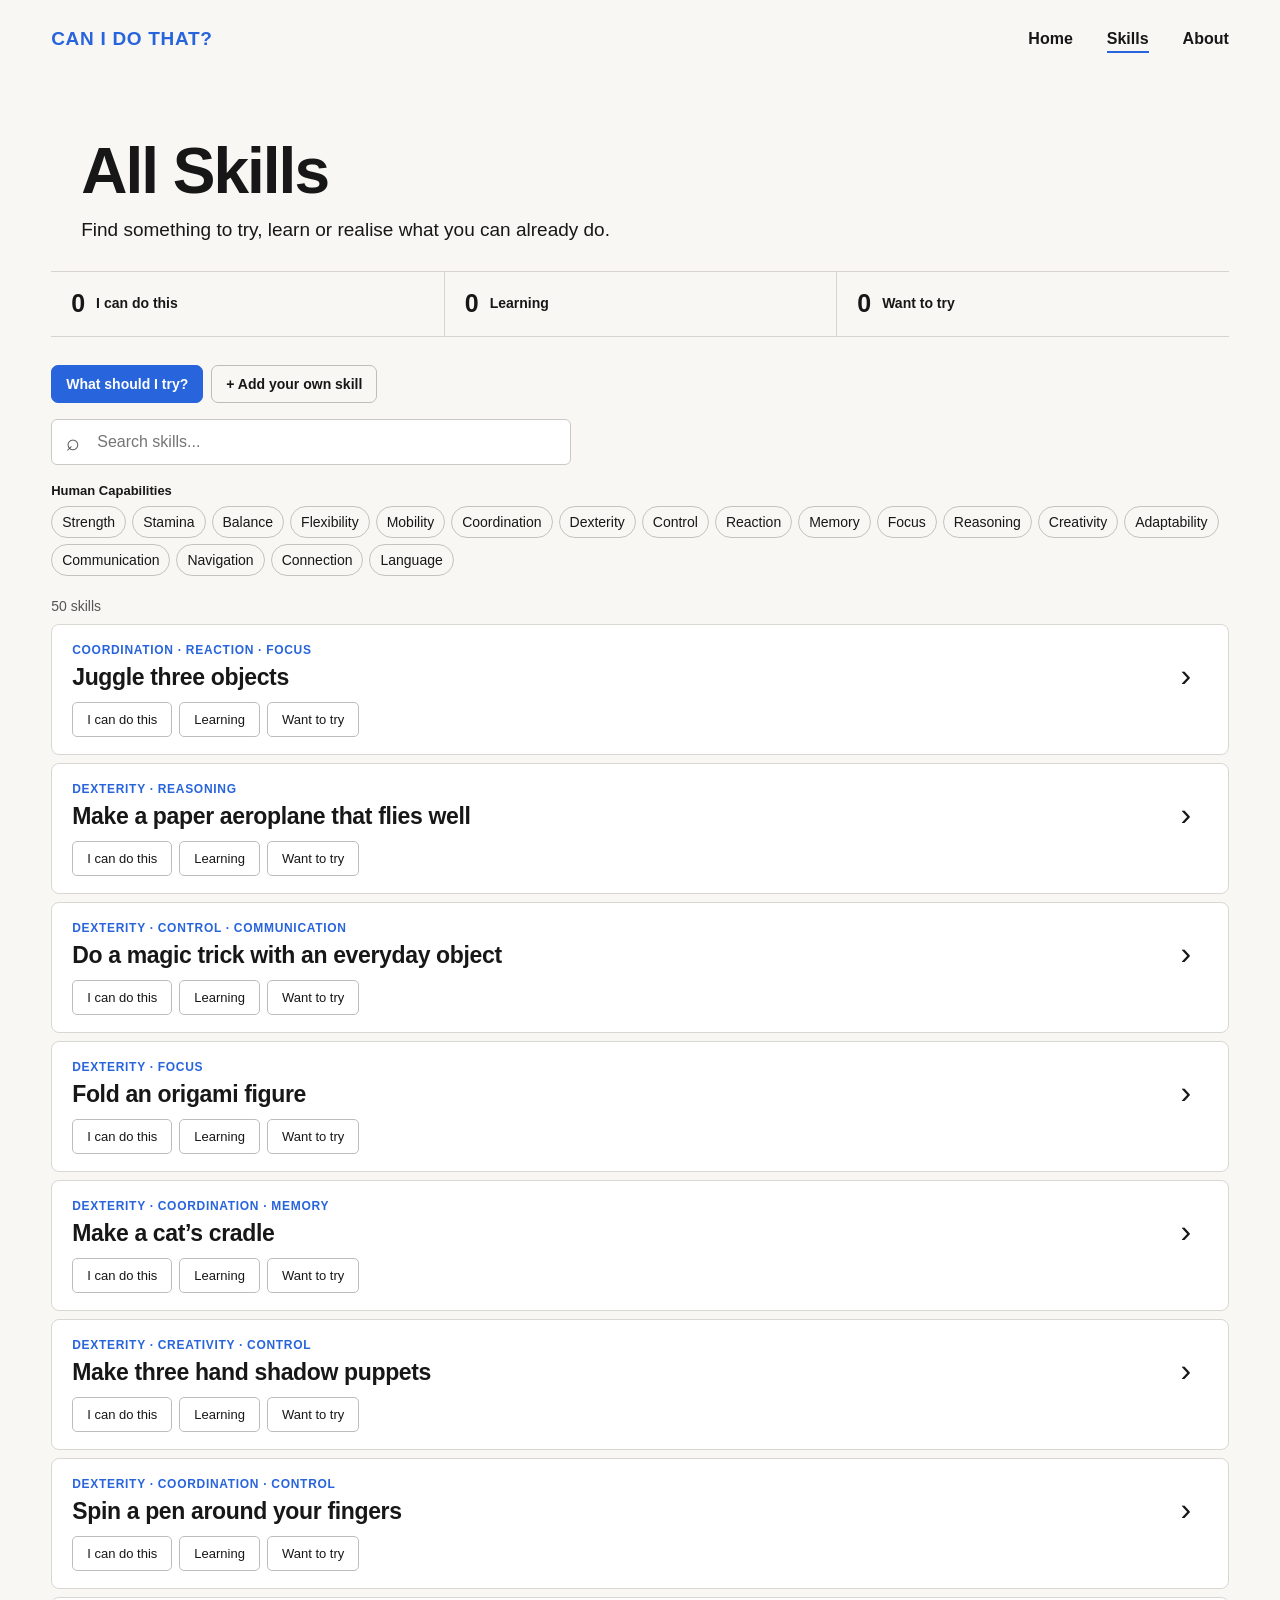
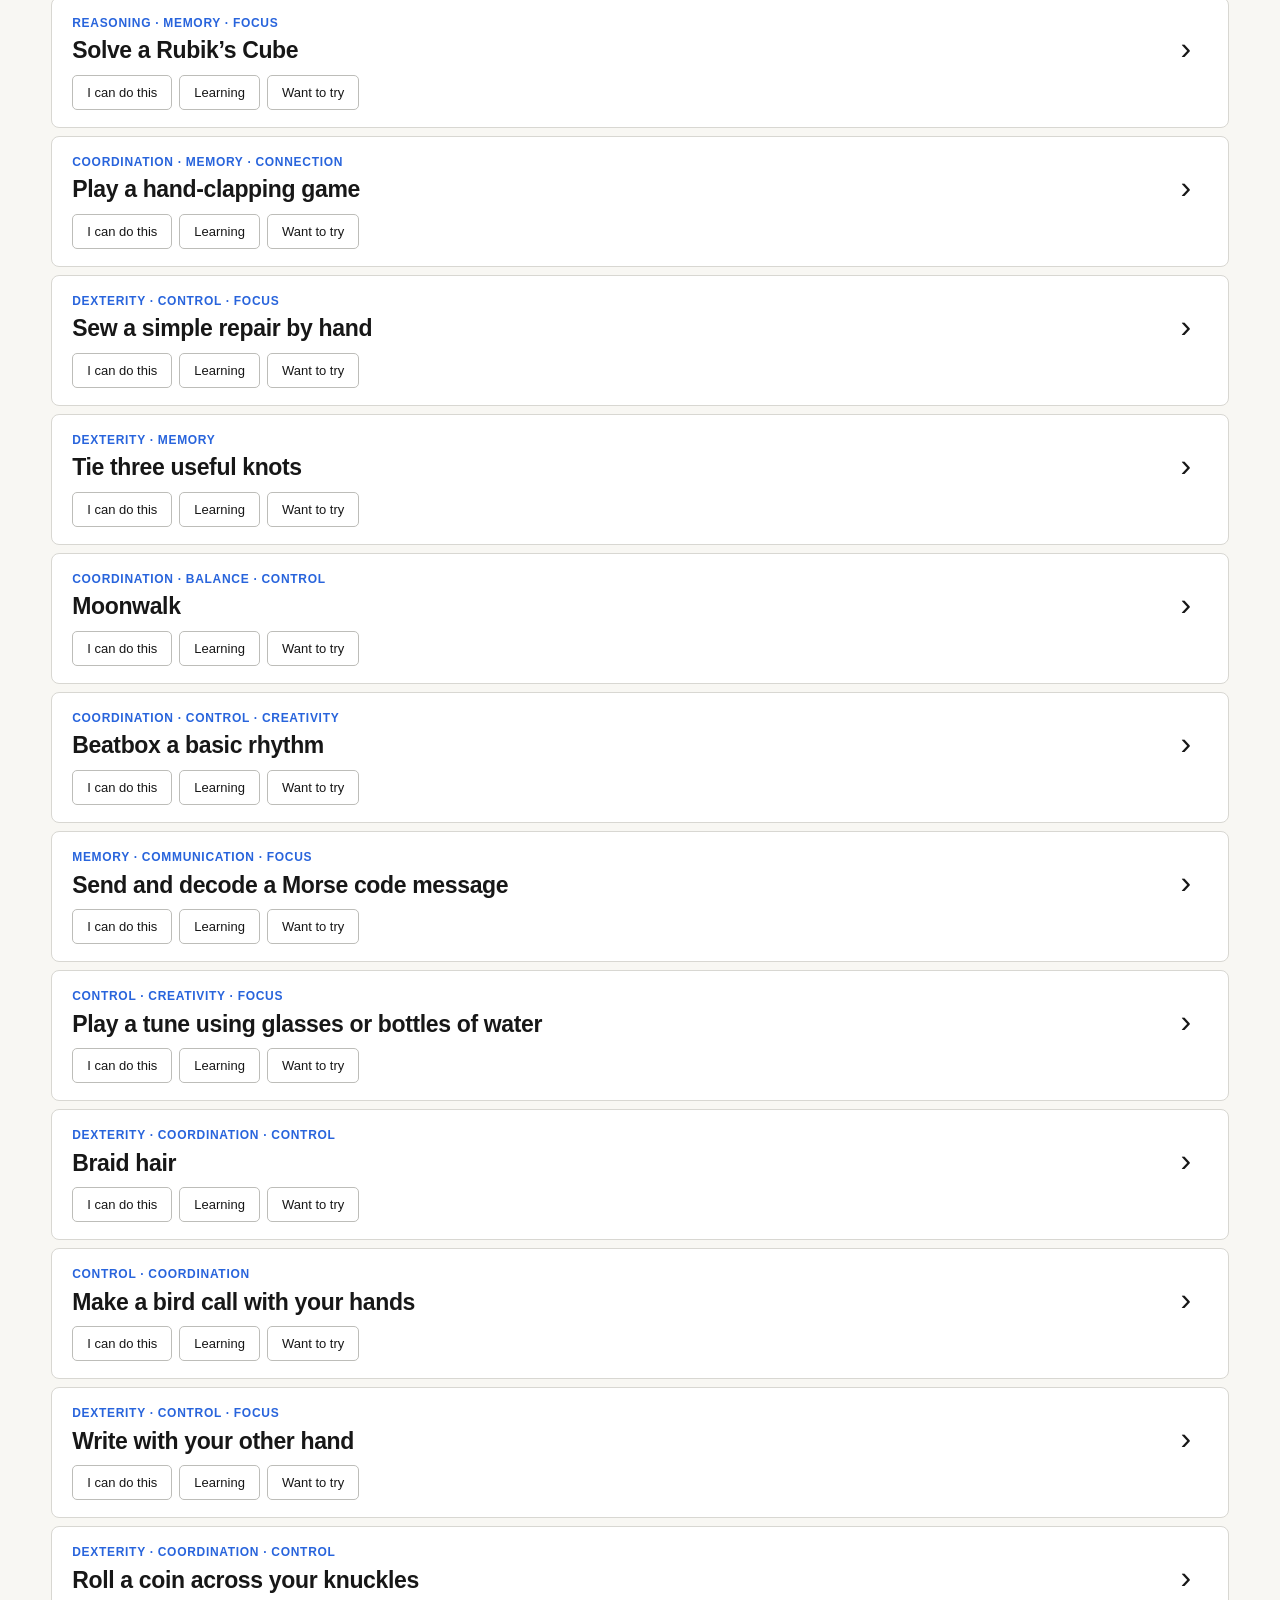
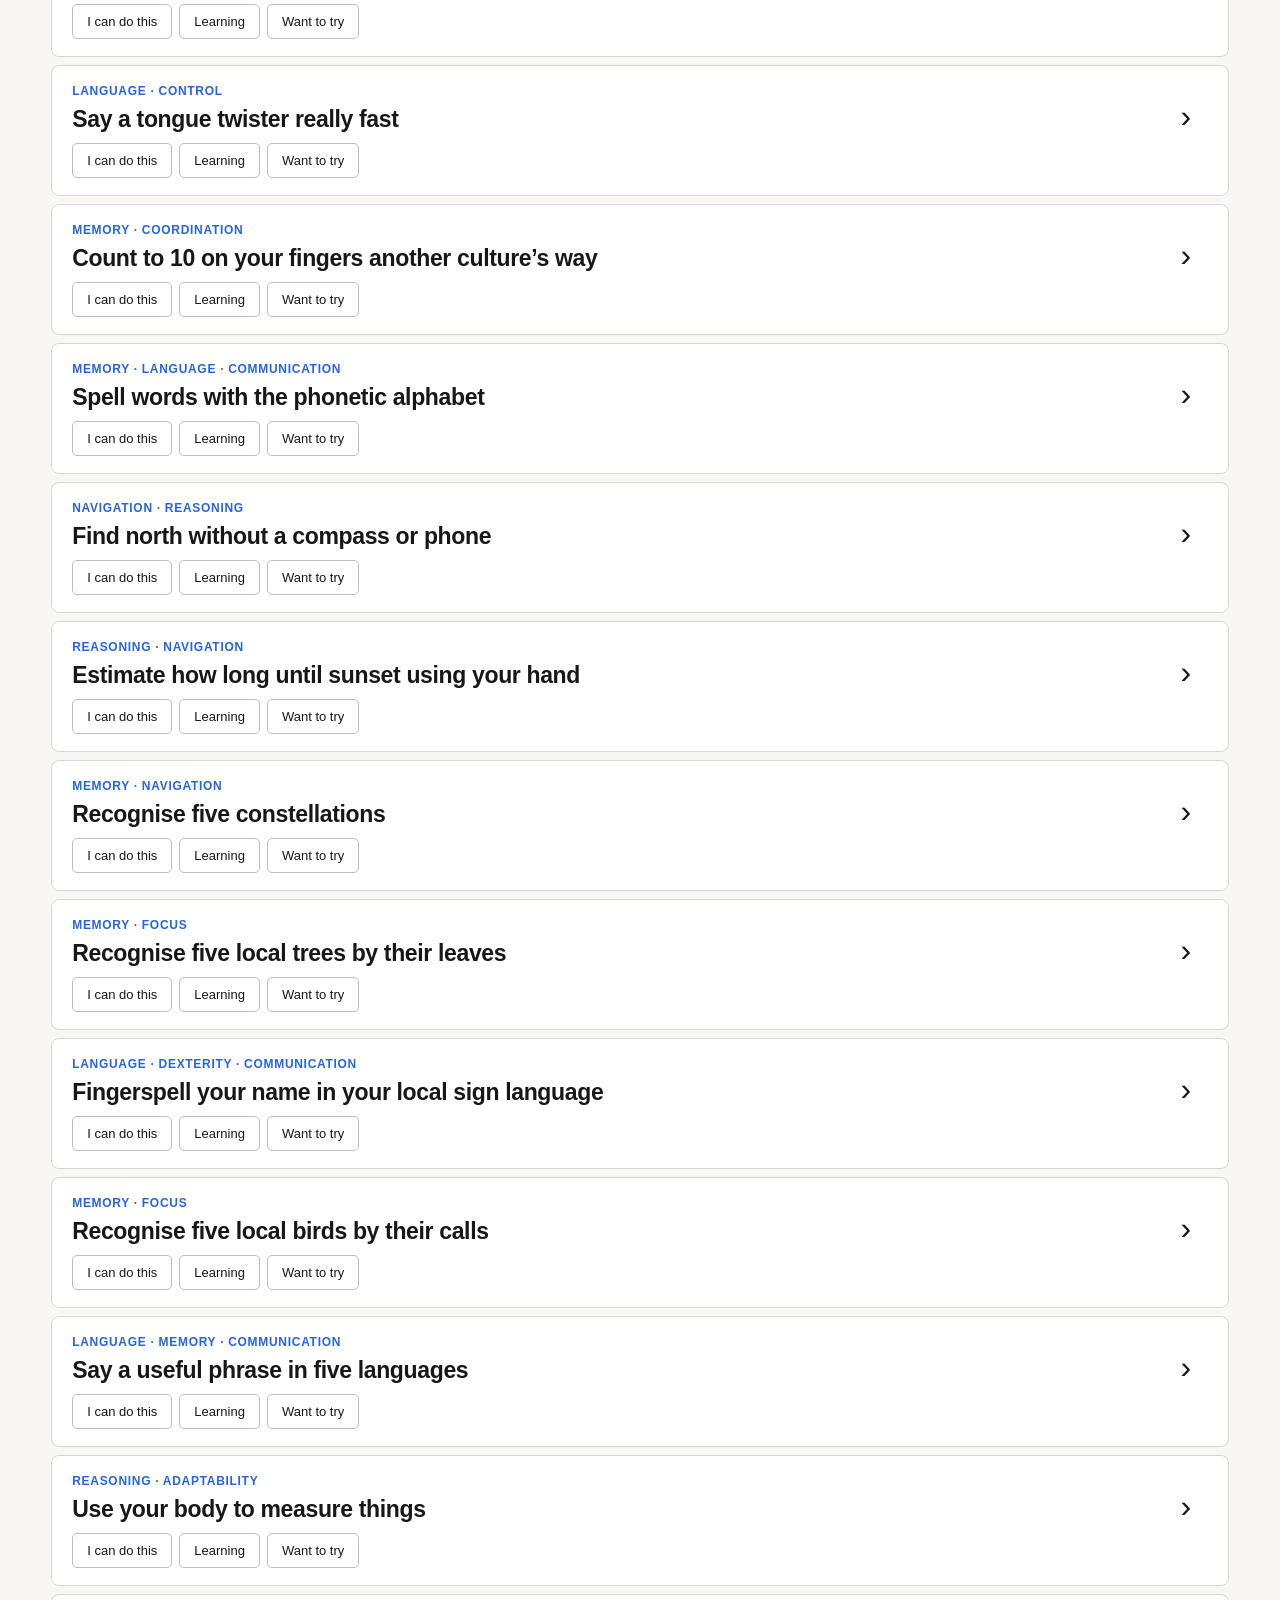
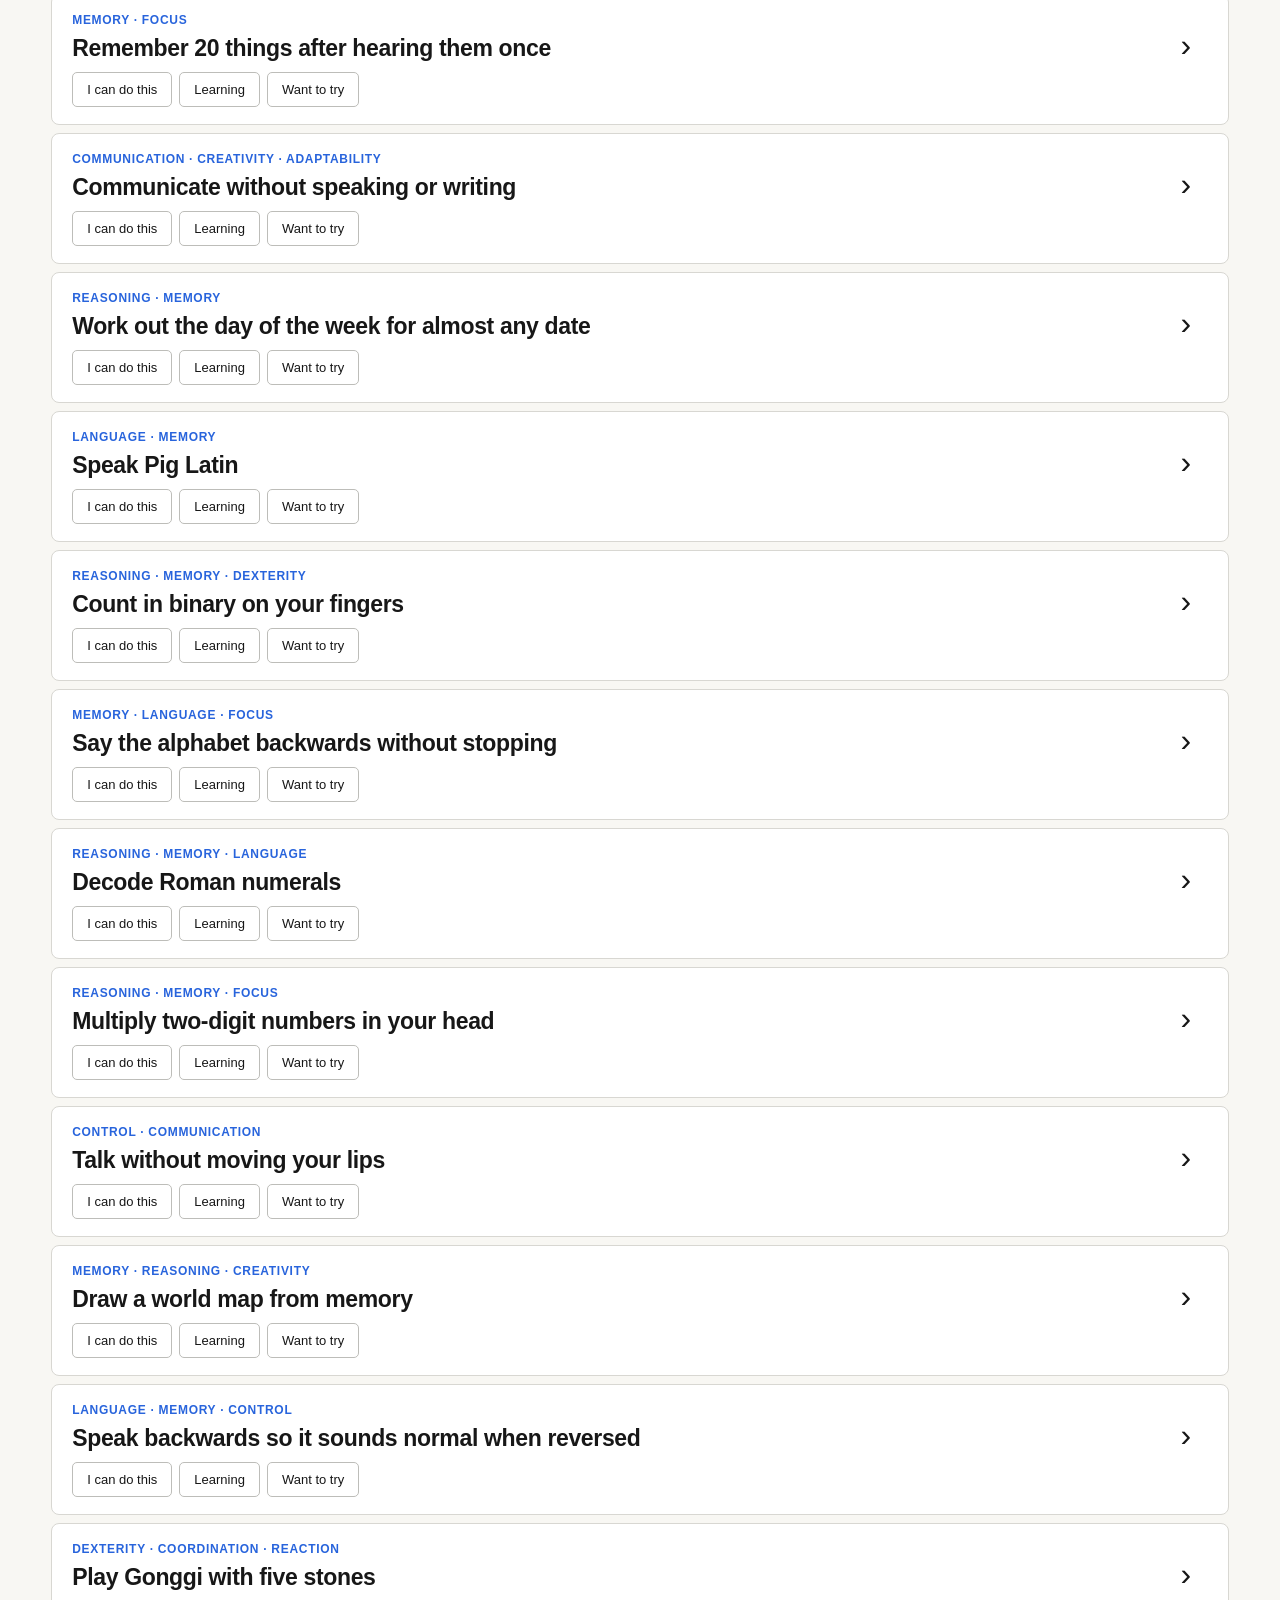
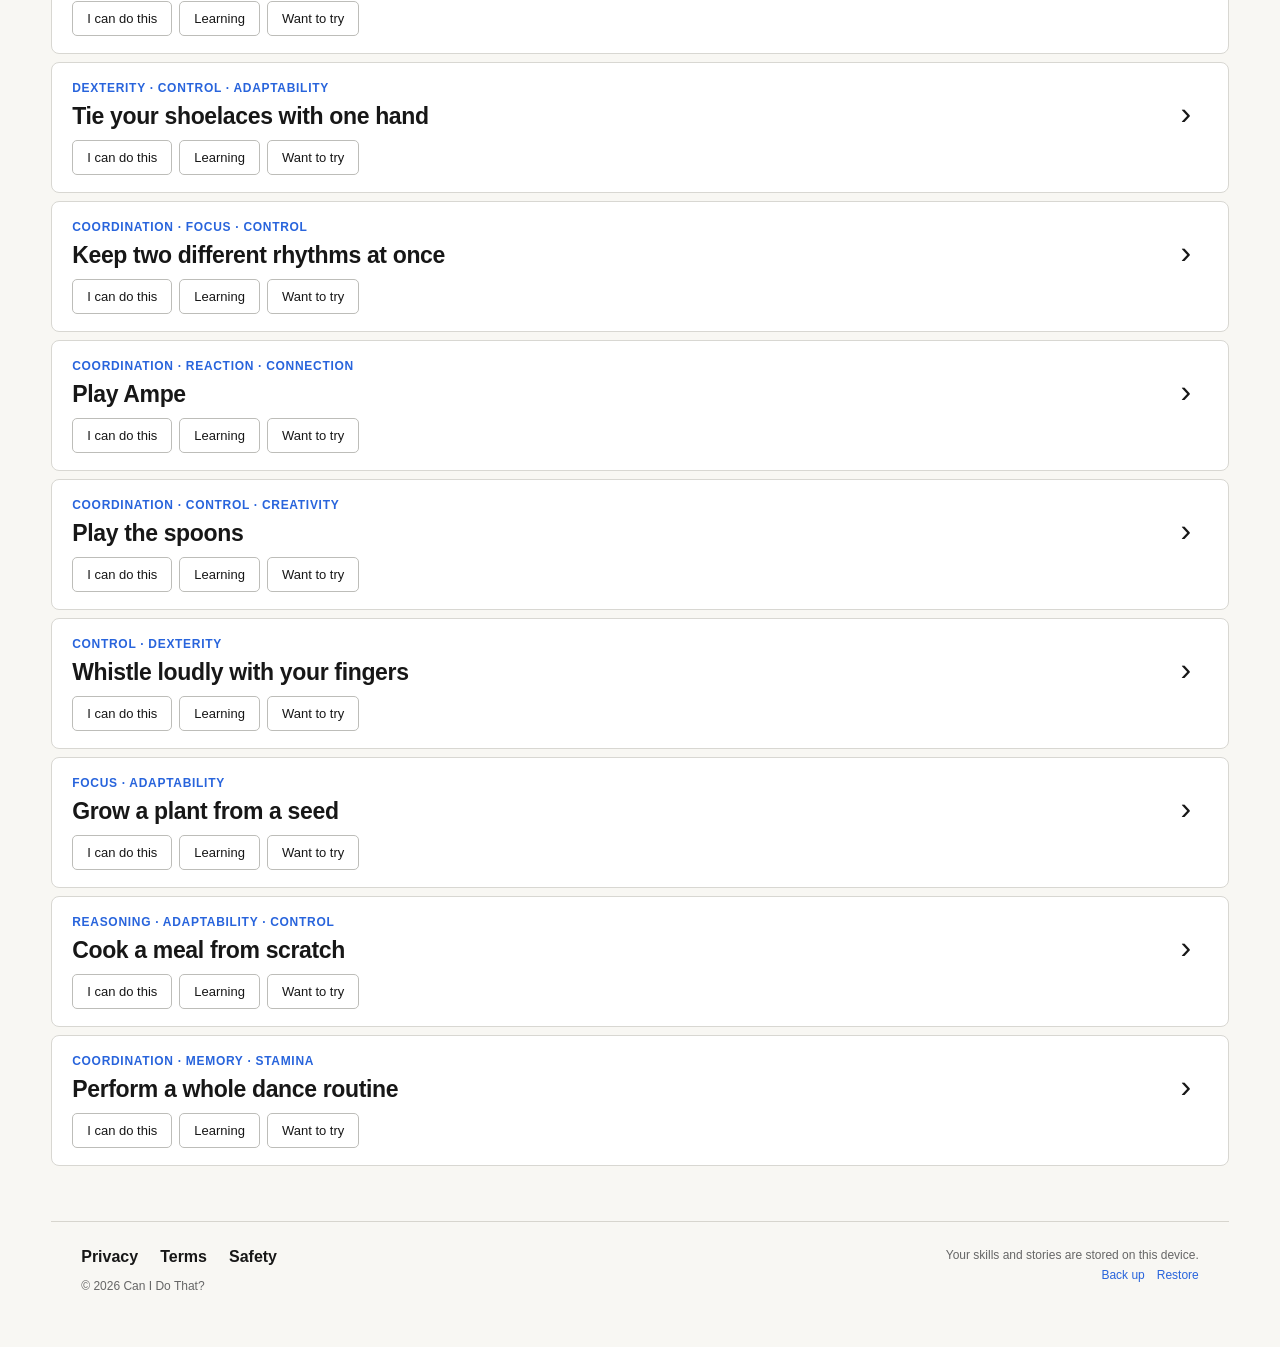
<file: skills.html>
<!DOCTYPE html>
<html lang="en">

<head>
  <meta charset="UTF-8">

  <meta
    name="viewport"
    content="width=device-width, initial-scale=1.0"
  >

  <title>All Skills — Can I Do That?</title>

  <link
    rel="stylesheet"
    href="./style.css"
  >
</head>


<body data-page="skills">

  <main class="page">


    <!-- HEADER -->

    <header class="site-header">

      <a
        href="./index.html"
        class="brand"
      >
        CAN I DO THAT?
      </a>


      <nav
        class="desktop-nav"
        aria-label="Main navigation"
      >

        <a href="./index.html">
          Home
        </a>

        <a
          href="./skills.html"
          aria-current="page"
        >
          Skills
        </a>

        <a href="./about.html">
          About
        </a>

      </nav>

    </header>



    <!-- INTRO -->

    <section class="skills-page-intro">

      <h1>
        All Skills
      </h1>

      <p>
        Find something to try, learn or realise what you can already do.
      </p>

    </section>



    <!-- STATUS SUMMARY -->

    <section
      class="status-summary"
      aria-label="Your skill progress"
    >

      <a
        class="summary-card"
        href="./skills.html?status=can"
      >
        <span id="canCount" class="summary-number">0</span>
        <span class="summary-label">I can do this</span>
      </a>


      <a
        class="summary-card"
        href="./skills.html?status=learning"
      >
        <span id="learningCount" class="summary-number">0</span>
        <span class="summary-label">Learning</span>
      </a>


      <a
        class="summary-card"
        href="./skills.html?status=want"
      >
        <span id="wantCount" class="summary-number">0</span>
        <span class="summary-label">Want to try</span>
      </a>

    </section>



    <!-- SKILLS -->

    <section class="skills-section">

      <div class="skills-page-actions">

        <button
          class="primary-button"
          type="button"
          data-open-try
        >
          What should I try?
        </button>

        <button
          id="openAddSkillButton"
          class="secondary-button"
          type="button"
        >
          + Add your own skill
        </button>

      </div>



      <div class="skills-tools">

        <div class="search-wrap">

          <span
            class="search-icon"
            aria-hidden="true"
          >
            ⌕
          </span>

          <input
            id="searchInput"
            type="search"
            placeholder="Search skills..."
            autocomplete="off"
            aria-label="Search skills"
          >

          <button
            id="clearSearchButton"
            class="clear-search-button hidden"
            type="button"
          >
            Clear
          </button>

        </div>


        <div class="filter-block">

          <p class="filter-label">
            Human Capabilities
          </p>

          <div
            id="capabilityFilters"
            class="capability-filters"
          ></div>

        </div>

      </div>



      <div class="results-line">

        <p id="resultsCount">
          0 skills
        </p>

        <button
          id="restoreHiddenButton"
          class="text-button hidden"
          type="button"
        >
          Hidden skills
        </button>

      </div>


      <div
        id="activePersonalView"
        class="personal-view hidden"
      ></div>

      <div
        id="skillsContainer"
        class="skills-container"
      ></div>

      <button
        id="showMoreButton"
        class="show-more-button hidden"
        type="button"
      >
        Show more
      </button>

    </section>



    <!-- FOOTER -->

    <footer class="site-footer">

      <div class="footer-main">

        <nav
          class="footer-nav"
          aria-label="Footer navigation"
        >

          <a href="./privacy.html">
            Privacy
          </a>

          <a href="./terms.html">
            Terms
          </a>

          <a href="./safety.html">
            Safety
          </a>

        </nav>


        <p class="footer-copyright">
          © 2026 Can I Do That?
        </p>

      </div>


      <div class="data-note">

        <p>
          Your skills and stories are stored on this device.
        </p>


        <div class="data-actions">

          <button type="button" data-backup>
            Back up
          </button>

          <button type="button" data-restore>
            Restore
          </button>

          <input
            class="restore-input"
            data-restore-input
            type="file"
            accept=".json,application/json"
          >

        </div>

      </div>

    </footer>


  </main>



  <!-- WHAT SHOULD I TRY -->

  <dialog
    id="tryDialog"
    class="site-dialog"
  >

    <div class="dialog-heading">

      <div>
        <h2>Something to try</h2>
      </div>

      <button
        class="dialog-close"
        type="button"
        data-close-dialog="tryDialog"
        aria-label="Close"
      >
        ×
      </button>

    </div>


    <div
      id="suggestionResult"
      class="suggestion-result hidden"
    >

      <p
        id="suggestionCapabilities"
        class="suggestion-capabilities"
      ></p>

      <h3 id="suggestionName"></h3>


      <div class="suggestion-buttons">

        <button
          id="suggestionWantButton"
          class="primary-button"
          type="button"
        >
          Want to try
        </button>

        <button
          id="anotherSuggestionButton"
          type="button"
        >
          Another one
        </button>

      </div>

    </div>


    <p
      id="noSuggestionMessage"
      class="hidden"
    >
      You've already started everything here.
    </p>

  </dialog>



  <!-- STORY DIALOG -->

  <dialog
    id="storyDialog"
    class="site-dialog"
  >

    <div class="dialog-heading">

      <div>

        <p class="section-label">
          YOUR STORY
        </p>

        <h2 id="storyDialogTitle">
          Your story
        </h2>

      </div>

      <button
        class="dialog-close"
        type="button"
        data-close-dialog="storyDialog"
        aria-label="Close"
      >
        ×
      </button>

    </div>


    <form id="storyForm">

      <label for="storyWhen">
        When
        <span class="optional">(optional)</span>
      </label>

      <input id="storyWhen" type="text">


      <label for="storyWho">
        Who were you with?
        <span class="optional">(optional)</span>
      </label>

      <input id="storyWho" type="text">


      <label for="storyWhere">
        Where?
        <span class="optional">(optional)</span>
      </label>

      <input id="storyWhere" type="text">


      <label for="storyMemory">
        What do you remember?
        <span class="optional">(optional)</span>
      </label>

      <textarea id="storyMemory"></textarea>


      <div class="story-form-actions">

        <button
          class="primary-button"
          type="submit"
        >
          Save story
        </button>

        <button
          id="deleteStoryButton"
          class="skill-action danger hidden"
          type="button"
        >
          Delete story
        </button>

      </div>

    </form>

  </dialog>



  <!-- ADD / EDIT YOUR OWN SKILL -->

  <dialog
    id="addSkillDialog"
    class="site-dialog"
  >

    <div class="dialog-heading">

      <div>
        <h2 id="customSkillDialogTitle">
          Add your own skill
        </h2>
      </div>

      <button
        class="dialog-close"
        type="button"
        data-close-dialog="addSkillDialog"
        aria-label="Close"
      >
        ×
      </button>

    </div>


    <label for="newSkillName">
      Skill name
    </label>

    <input
      id="newSkillName"
      type="text"
      autocomplete="off"
    >


    <div class="custom-status-block">

      <p class="custom-field-label">
        Where are you with this skill?
      </p>

      <p class="custom-field-help">
        Choose one
      </p>

      <div
        id="newSkillStatus"
        class="custom-status-picker"
      ></div>

    </div>


    <div class="custom-capability-block">

      <p class="custom-field-label">
        Human capabilities
        <span class="optional">(optional)</span>
      </p>

      <p class="custom-field-help">
        Choose up to 3
      </p>

      <div
        id="newSkillCapabilities"
        class="custom-capability-picker"
      ></div>

    </div>


    <p
      id="addSkillMessage"
      class="form-message"
    ></p>


    <button
      id="saveNewSkillButton"
      class="primary-button"
      type="button"
    >
      Add skill
    </button>

  </dialog>



  <!-- HIDDEN SKILLS -->

  <dialog
    id="hiddenSkillsDialog"
    class="site-dialog"
  >

    <div class="dialog-heading">

      <div>
        <h2>Hidden skills</h2>
      </div>

      <button
        class="dialog-close"
        type="button"
        data-close-dialog="hiddenSkillsDialog"
        aria-label="Close"
      >
        ×
      </button>

    </div>


    <p class="dialog-intro">
      Bring back only the ones you want.
    </p>

    <div id="hiddenSkillsContainer"></div>

  </dialog>



  <!-- JAVASCRIPT -->

  <script src="./skills-data.js"></script>
  <script src="./storage.js"></script>
  <script src="./skill-cards.js"></script>
  <script src="./skills-page.js"></script>
  <script src="./suggestions.js"></script>
  <script src="./script.js"></script>


</body>

</html>
</file>
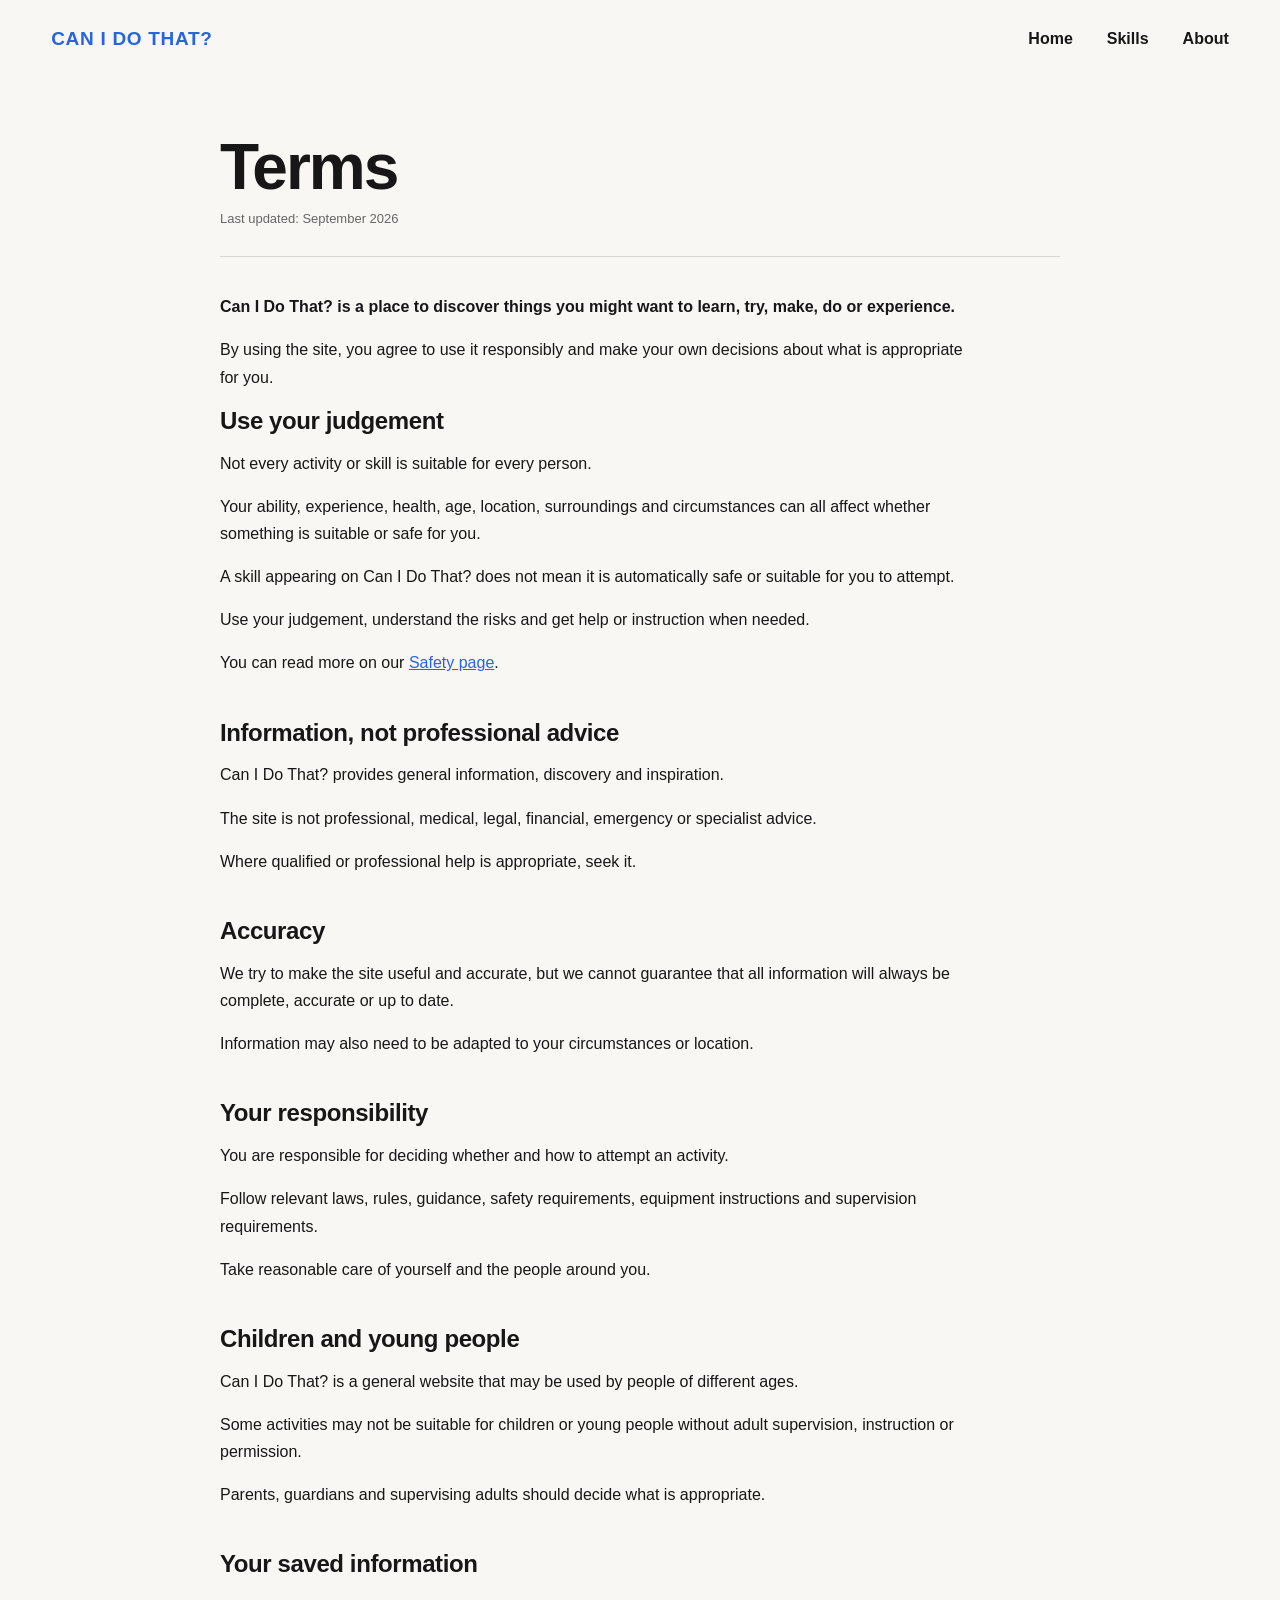
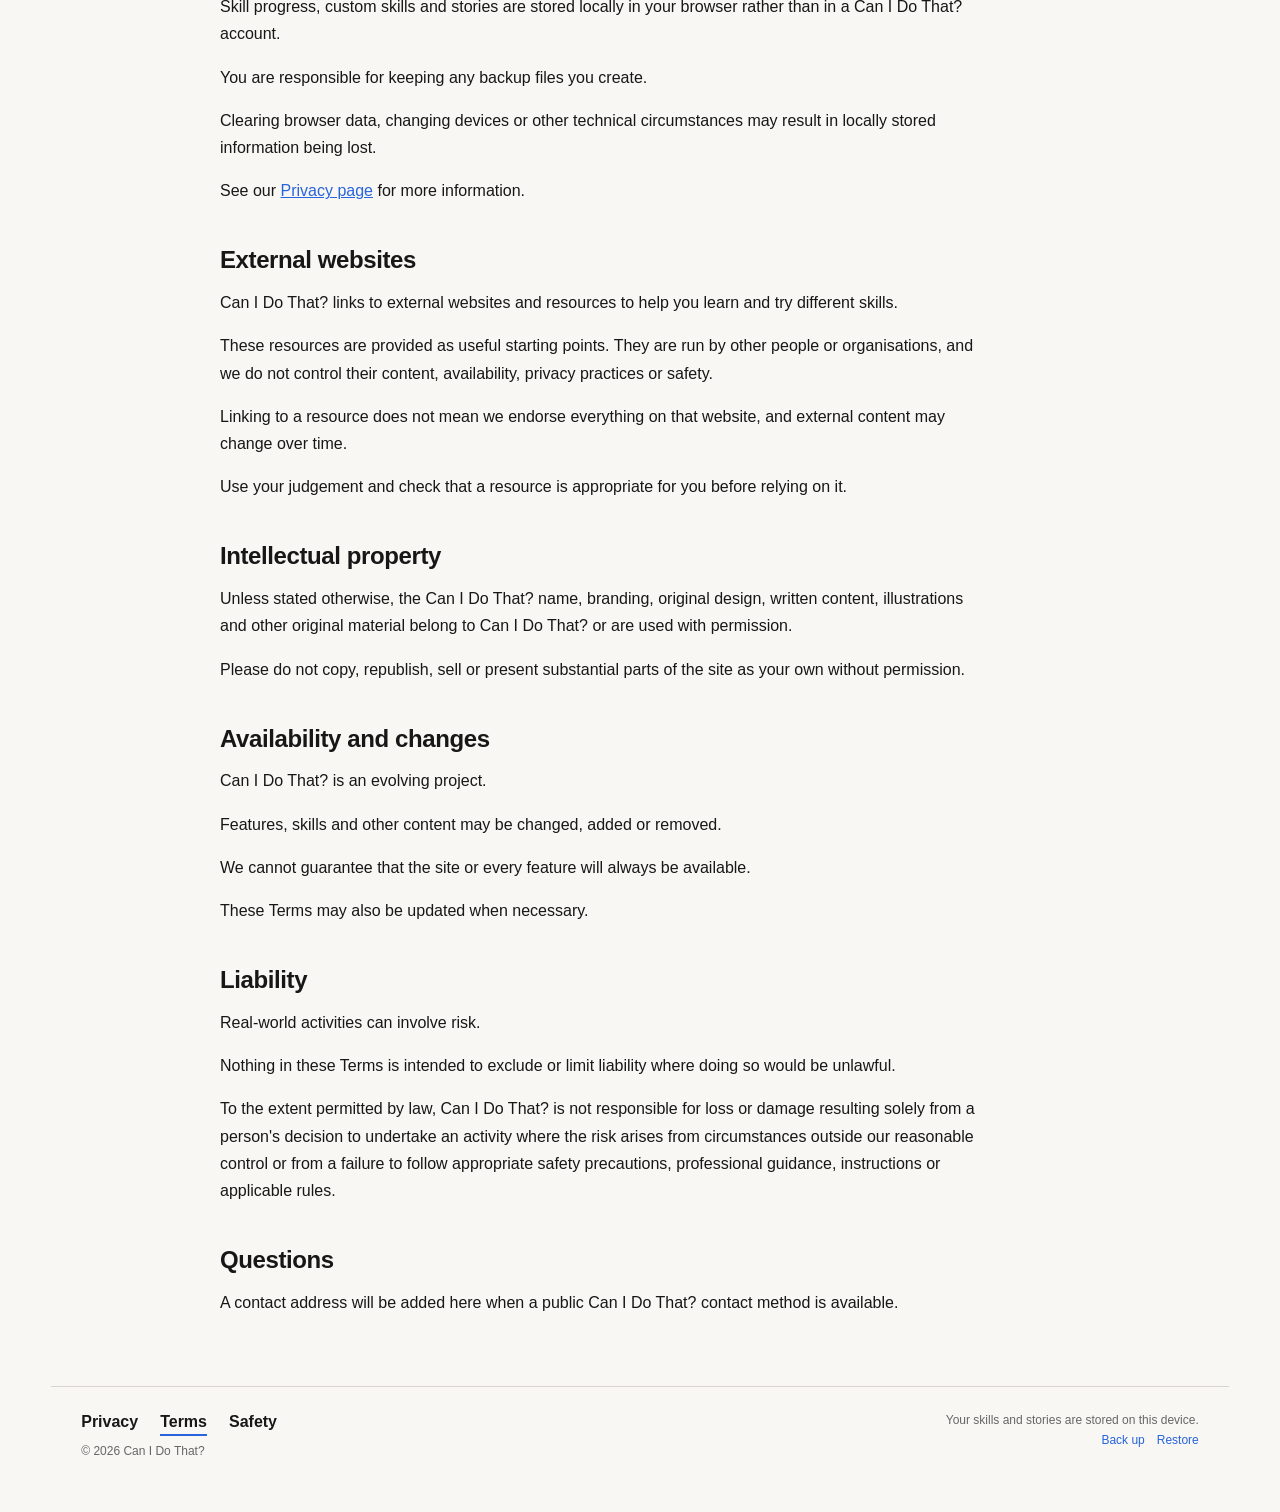
<file: terms.html>
<!DOCTYPE html>
<html lang="en">

<head>
  <meta charset="UTF-8">

  <meta
    name="viewport"
    content="width=device-width, initial-scale=1.0"
  >

  <title>Terms — Can I Do That?</title>

  <link
    rel="stylesheet"
    href="./style.css"
  >
</head>


<body data-page="terms">

  <main class="page">


    <!-- HEADER -->

    <header class="site-header">

      <a
        href="./index.html"
        class="brand"
      >
        CAN I DO THAT?
      </a>


      <nav
        class="desktop-nav"
        aria-label="Main navigation"
      >

        <a href="./index.html">
          Home
        </a>

        <a href="./skills.html">
          Skills
        </a>

        <a href="./about.html">
          About
        </a>

      </nav>

    </header>



    <!-- TERMS -->

    <article class="legal-page">

      <header class="legal-page-header">

        <h1>
          Terms
        </h1>

        <p class="legal-updated">
          Last updated: September 2026
        </p>

      </header>


      <div class="legal-content">

        <p class="legal-intro">
          Can I Do That? is a place to discover things you might want to learn, try, make, do or experience.
        </p>

        <p>
          By using the site, you agree to use it responsibly and make your own decisions about what is appropriate for you.
        </p>


        <section>

          <h2>
            Use your judgement
          </h2>

          <p>
            Not every activity or skill is suitable for every person.
          </p>

          <p>
            Your ability, experience, health, age, location, surroundings and circumstances can all affect whether something is suitable or safe for you.
          </p>

          <p>
            A skill appearing on Can I Do That? does not mean it is automatically safe or suitable for you to attempt.
          </p>

          <p>
            Use your judgement, understand the risks and get help or instruction when needed.
          </p>

          <p>
            You can read more on our <a href="./safety.html">Safety page</a>.
          </p>

        </section>


        <section>

          <h2>
            Information, not professional advice
          </h2>

          <p>
            Can I Do That? provides general information, discovery and inspiration.
          </p>

          <p>
            The site is not professional, medical, legal, financial, emergency or specialist advice.
          </p>

          <p>
            Where qualified or professional help is appropriate, seek it.
          </p>

        </section>


        <section>

          <h2>
            Accuracy
          </h2>

          <p>
            We try to make the site useful and accurate, but we cannot guarantee that all information will always be complete, accurate or up to date.
          </p>

          <p>
            Information may also need to be adapted to your circumstances or location.
          </p>

        </section>


        <section>

          <h2>
            Your responsibility
          </h2>

          <p>
            You are responsible for deciding whether and how to attempt an activity.
          </p>

          <p>
            Follow relevant laws, rules, guidance, safety requirements, equipment instructions and supervision requirements.
          </p>

          <p>
            Take reasonable care of yourself and the people around you.
          </p>

        </section>


        <section>

          <h2>
            Children and young people
          </h2>

          <p>
            Can I Do That? is a general website that may be used by people of different ages.
          </p>

          <p>
            Some activities may not be suitable for children or young people without adult supervision, instruction or permission.
          </p>

          <p>
            Parents, guardians and supervising adults should decide what is appropriate.
          </p>

        </section>


        <section>

          <h2>
            Your saved information
          </h2>

          <p>
            Skill progress, custom skills and stories are stored locally in your browser rather than in a Can I Do That? account.
          </p>

          <p>
            You are responsible for keeping any backup files you create.
          </p>

          <p>
            Clearing browser data, changing devices or other technical circumstances may result in locally stored information being lost.
          </p>

          <p>
            See our <a href="./privacy.html">Privacy page</a> for more information.
          </p>

        </section>


        <section>

          <h2>
            External websites
          </h2>

          <p>
            Can I Do That? links to external websites and resources to help you learn and try different skills.
          </p>

          <p>
            These resources are provided as useful starting points. They are run by other people or organisations, and we do not control their content, availability, privacy practices or safety.
          </p>

          <p>
            Linking to a resource does not mean we endorse everything on that website, and external content may change over time.
          </p>

          <p>
            Use your judgement and check that a resource is appropriate for you before relying on it.
          </p>

        </section>


        <section>

          <h2>
            Intellectual property
          </h2>

          <p>
            Unless stated otherwise, the Can I Do That? name, branding, original design, written content, illustrations and other original material belong to Can I Do That? or are used with permission.
          </p>

          <p>
            Please do not copy, republish, sell or present substantial parts of the site as your own without permission.
          </p>

        </section>


        <section>

          <h2>
            Availability and changes
          </h2>

          <p>
            Can I Do That? is an evolving project.
          </p>

          <p>
            Features, skills and other content may be changed, added or removed.
          </p>

          <p>
            We cannot guarantee that the site or every feature will always be available.
          </p>

          <p>
            These Terms may also be updated when necessary.
          </p>

        </section>


        <section>

          <h2>
            Liability
          </h2>

          <p>
            Real-world activities can involve risk.
          </p>

          <p>
            Nothing in these Terms is intended to exclude or limit liability where doing so would be unlawful.
          </p>

          <p>
            To the extent permitted by law, Can I Do That? is not responsible for loss or damage resulting solely from a person's decision to undertake an activity where the risk arises from circumstances outside our reasonable control or from a failure to follow appropriate safety precautions, professional guidance, instructions or applicable rules.
          </p>

        </section>


        <section>

          <h2>
            Questions
          </h2>

          <p>
            A contact address will be added here when a public Can I Do That? contact method is available.
          </p>

        </section>

      </div>

    </article>



    <!-- FOOTER -->

    <footer class="site-footer">

      <div class="footer-main">

        <nav
          class="footer-nav"
          aria-label="Footer navigation"
        >

          <a href="./privacy.html">
            Privacy
          </a>

          <a
            href="./terms.html"
            aria-current="page"
          >
            Terms
          </a>

          <a href="./safety.html">
            Safety
          </a>

        </nav>


        <p class="footer-copyright">
          © 2026 Can I Do That?
        </p>

      </div>


      <div class="data-note">

        <p>
          Your skills and stories are stored on this device.
        </p>

        <div class="data-actions">

          <button type="button" data-backup>
            Back up
          </button>

          <button type="button" data-restore>
            Restore
          </button>

          <input
            class="restore-input"
            data-restore-input
            type="file"
            accept=".json,application/json"
          >

        </div>

      </div>

    </footer>


  </main>



  <!-- JAVASCRIPT -->

  <script src="./skills-data.js"></script>
  <script src="./storage.js"></script>
  <script src="./skill-cards.js"></script>
  <script src="./skills-page.js"></script>
  <script src="./suggestions.js"></script>
  <script src="./script.js"></script>


</body>

</html>
</file>
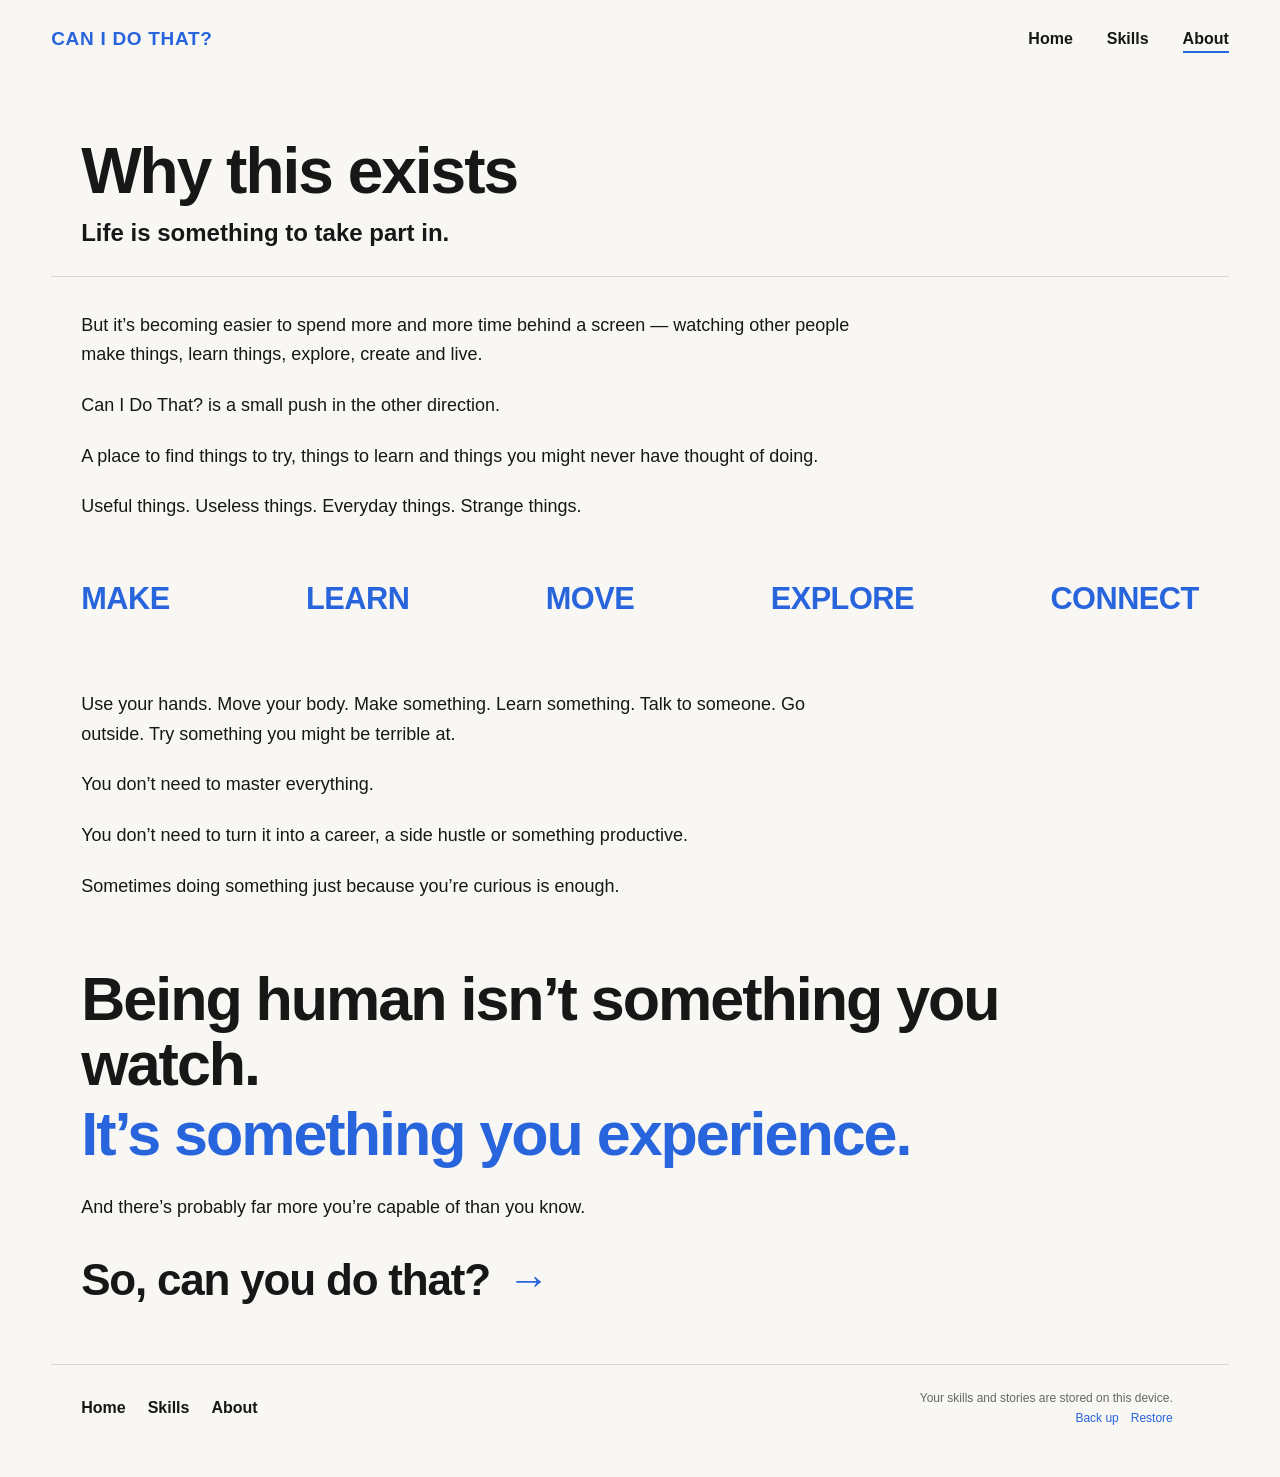
<file: can-i-do-that/about.html>
<!DOCTYPE html>
<html lang="en">

<head>
  <meta charset="UTF-8">

  <meta
    name="viewport"
    content="width=device-width, initial-scale=1.0"
  >

  <title>About — Can I Do That?</title>

  <link
    rel="stylesheet"
    href="./style.css"
  >
</head>


<body data-page="about">

  <main class="page">


    <!-- HEADER -->

    <header class="site-header">

      <a
        href="./index.html"
        class="brand"
      >
        CAN I DO THAT?
      </a>


      <nav
        class="desktop-nav"
        aria-label="Main navigation"
      >

        <a href="./index.html">
          Home
        </a>

        <a href="./skills.html">
          Skills
        </a>

        <a
          href="./about.html"
          aria-current="page"
        >
          About
        </a>

      </nav>

    </header>



    <!-- ABOUT -->

    <article class="about-page">


      <!-- INTRO -->

      <section class="about-page-intro">

        <div class="about-page-intro-inner">

          <h1>
            Why this exists
          </h1>

          <p class="about-lead">
            Life is something to take part in.
          </p>

        </div>

      </section>



      <!-- OPENING -->

      <section class="about-copy about-copy-opening">

        <p>
          But it’s becoming easier to spend more and more time behind a screen — watching other people make things, learn things, explore, create and live.
        </p>

        <p>
          Can I Do That? is a small push in the other direction.
        </p>

        <p>
          A place to find things to try, things to learn and things you might never have thought of doing.
        </p>

        <p>
          Useful things. Useless things. Everyday things. Strange things.
        </p>

      </section>



      <!-- ACTION WORDS -->

      <section
        class="about-action-strip"
        aria-label="Ways to take part"
      >

        <span>MAKE</span>

        <span>LEARN</span>

        <span>MOVE</span>

        <span>EXPLORE</span>

        <span>CONNECT</span>

      </section>



      <!-- MIDDLE -->

      <section class="about-copy about-copy-middle">

        <p>
          Use your hands. Move your body. Make something. Learn something. Talk to someone. Go outside. Try something you might be terrible at.
        </p>

        <p>
          You don’t need to master everything.
        </p>

        <p>
          You don’t need to turn it into a career, a side hustle or something productive.
        </p>

        <p>
          Sometimes doing something just because you’re curious is enough.
        </p>

      </section>



      <!-- CLOSING -->

      <section class="about-closing">

        <div class="about-closing-inner">

          <p class="about-closing-main">
            Being human isn’t something you watch.
          </p>

          <p class="about-closing-main about-closing-blue">
            It’s something you experience.
          </p>

          <p class="about-closing-support">
            And there’s probably far more you’re capable of than you know.
          </p>

          <p class="about-closing-question">

            So, can you do that?

            <button
              id="aboutChallengeButton"
              class="about-challenge-arrow"
              type="button"
              aria-label="Give me something to try"
            >
              →
            </button>

          </p>

        </div>

      </section>


    </article>



    <!-- FOOTER -->

    <footer class="site-footer">

      <nav
        class="footer-nav"
        aria-label="Footer navigation"
      >

        <a href="./index.html">
          Home
        </a>

        <a href="./skills.html">
          Skills
        </a>

        <a href="./about.html">
          About
        </a>

      </nav>


      <div class="data-note">

        <p>
          Your skills and stories are stored on this device.
        </p>


        <div class="data-actions">

          <button
            type="button"
            data-backup
          >
            Back up
          </button>

          <button
            type="button"
            data-restore
          >
            Restore
          </button>

          <input
            class="restore-input"
            data-restore-input
            type="file"
            accept=".json,application/json"
          >

        </div>

      </div>

    </footer>


  </main>



  <!-- RANDOM ABOUT CHALLENGE -->

  <dialog
    id="aboutChallengeDialog"
    class="site-dialog about-challenge-dialog"
  >

    <div class="about-challenge-close-row">

      <button
        class="dialog-close"
        type="button"
        data-close-dialog="aboutChallengeDialog"
      >
        Close
      </button>

    </div>


    <div
      id="aboutChallengeResult"
      class="about-challenge-result"
    >

      <p
        id="aboutChallengeCapabilities"
        class="about-challenge-capabilities"
      ></p>


      <h3 id="aboutChallengeName"></h3>


      <div class="about-challenge-actions">

        <button
          id="aboutChallengeWantButton"
          class="primary-button"
          type="button"
        >
          Want to try
        </button>


        <button
          id="aboutChallengeAnotherButton"
          class="about-challenge-secondary"
          type="button"
        >
          Another one
        </button>

      </div>


      <a
        class="about-challenge-all"
        href="./skills.html"
      >
        See all skills →
      </a>

    </div>


    <p
      id="aboutChallengeEmpty"
      class="about-challenge-empty hidden"
    >
      You've already started everything here.
    </p>

  </dialog>



  <!-- JAVASCRIPT -->

  <script src="./skills-data.js"></script>
  <script src="./storage.js"></script>
  <script src="./skill-cards.js"></script>
  <script src="./skills-page.js"></script>
  <script src="./suggestions.js"></script>
  <script src="./script.js"></script>


</body>

</html>
</file>
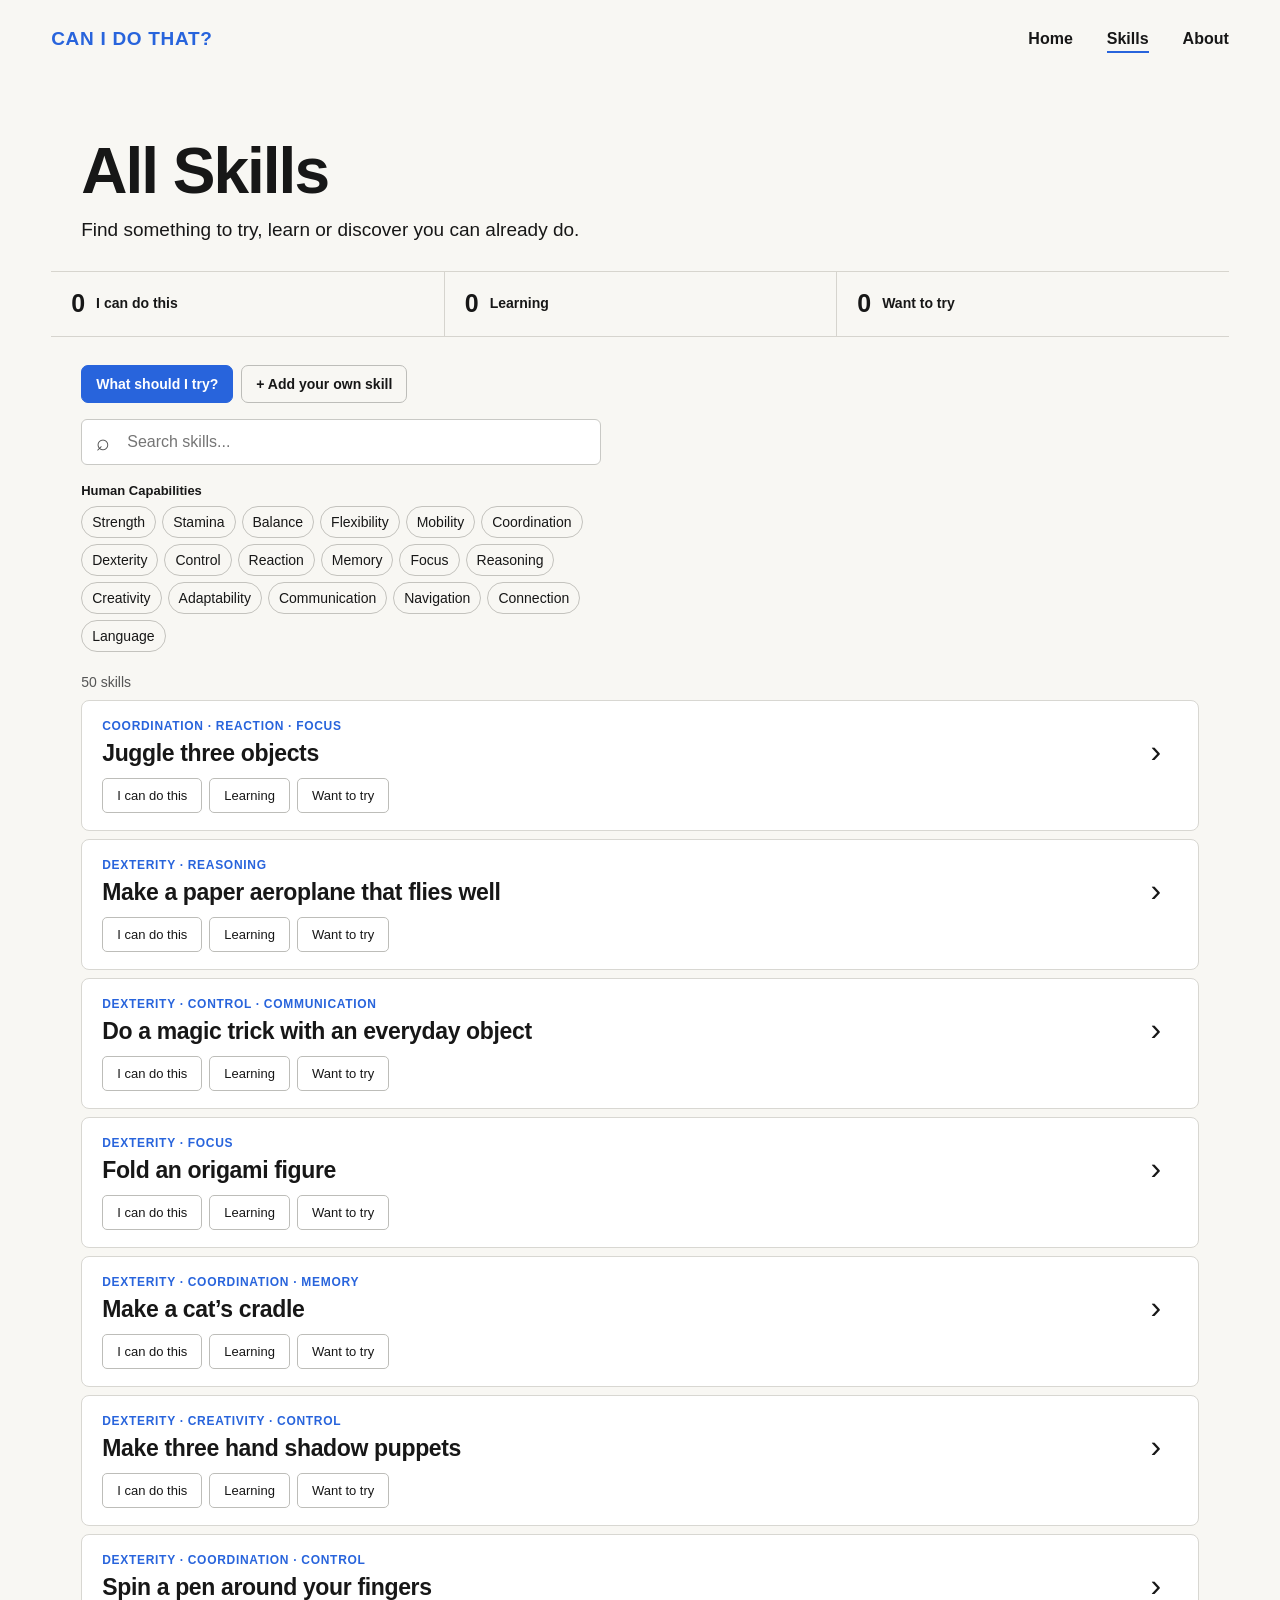
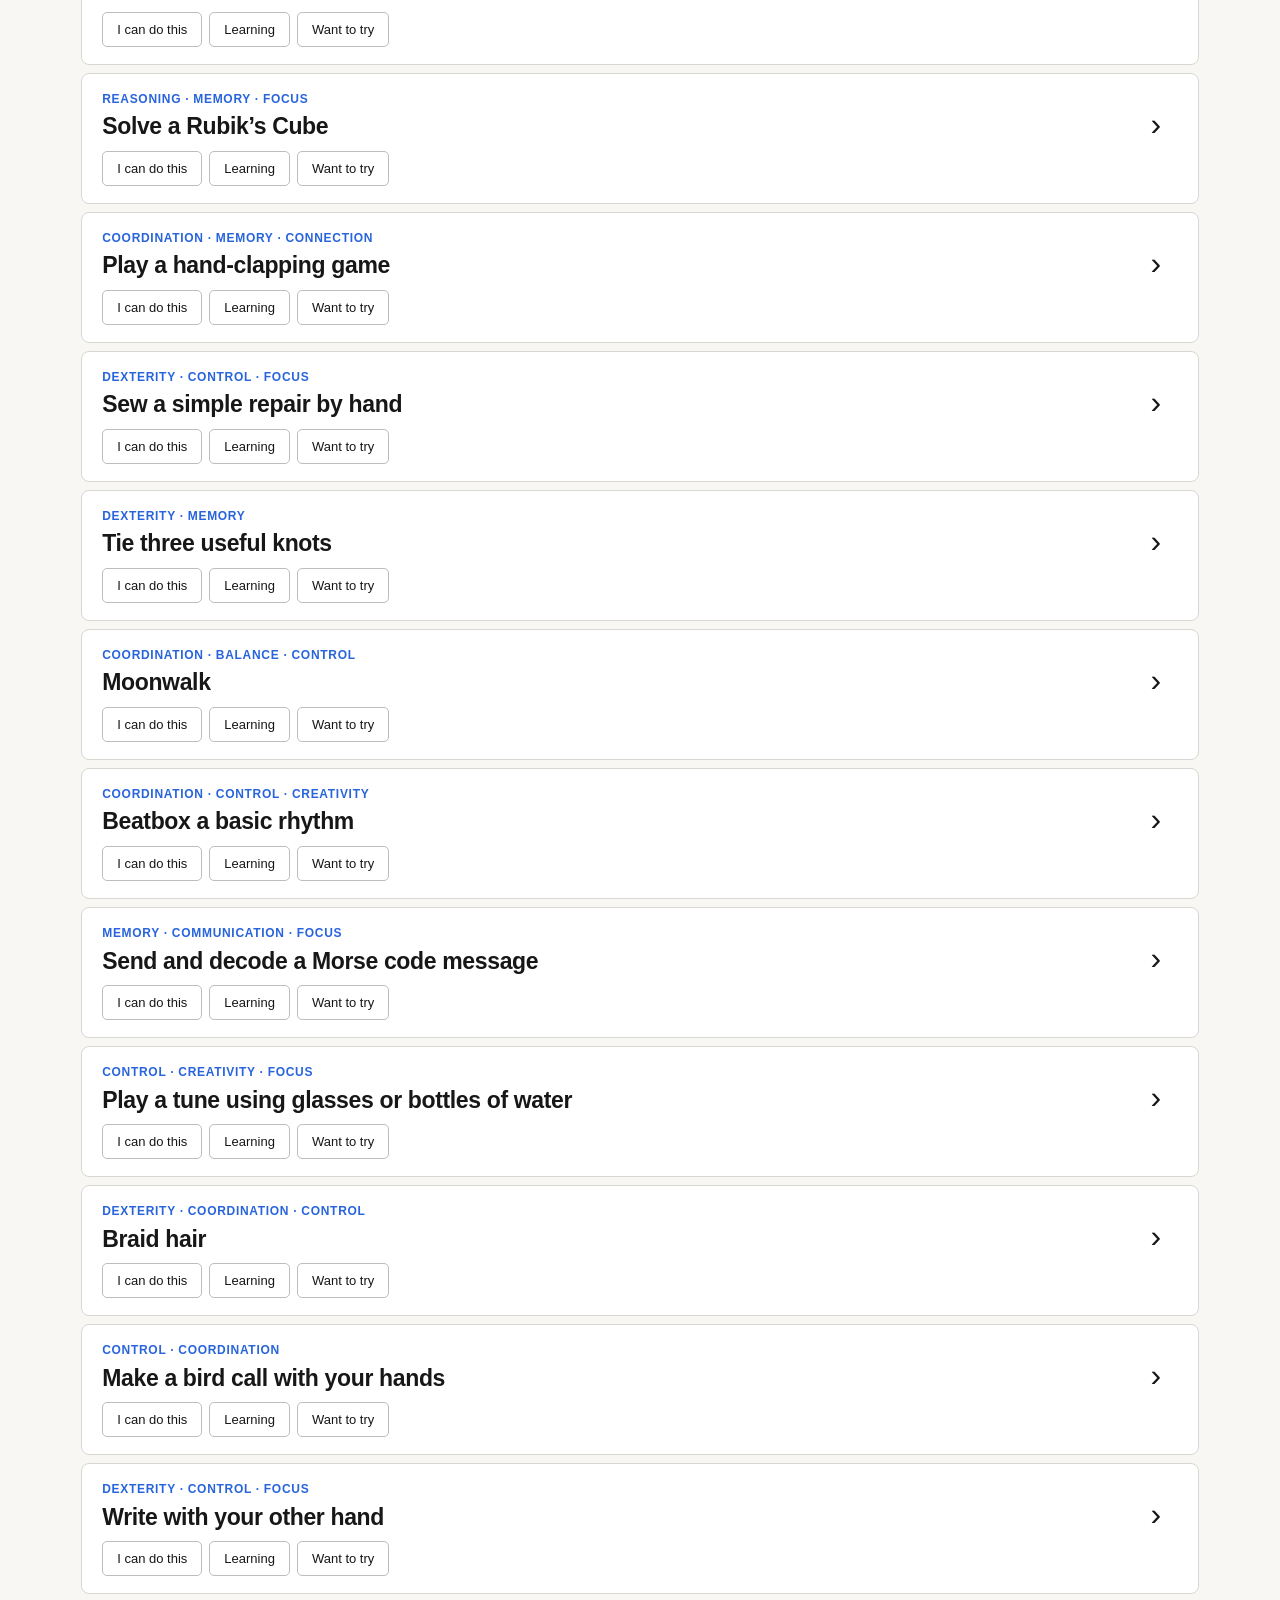
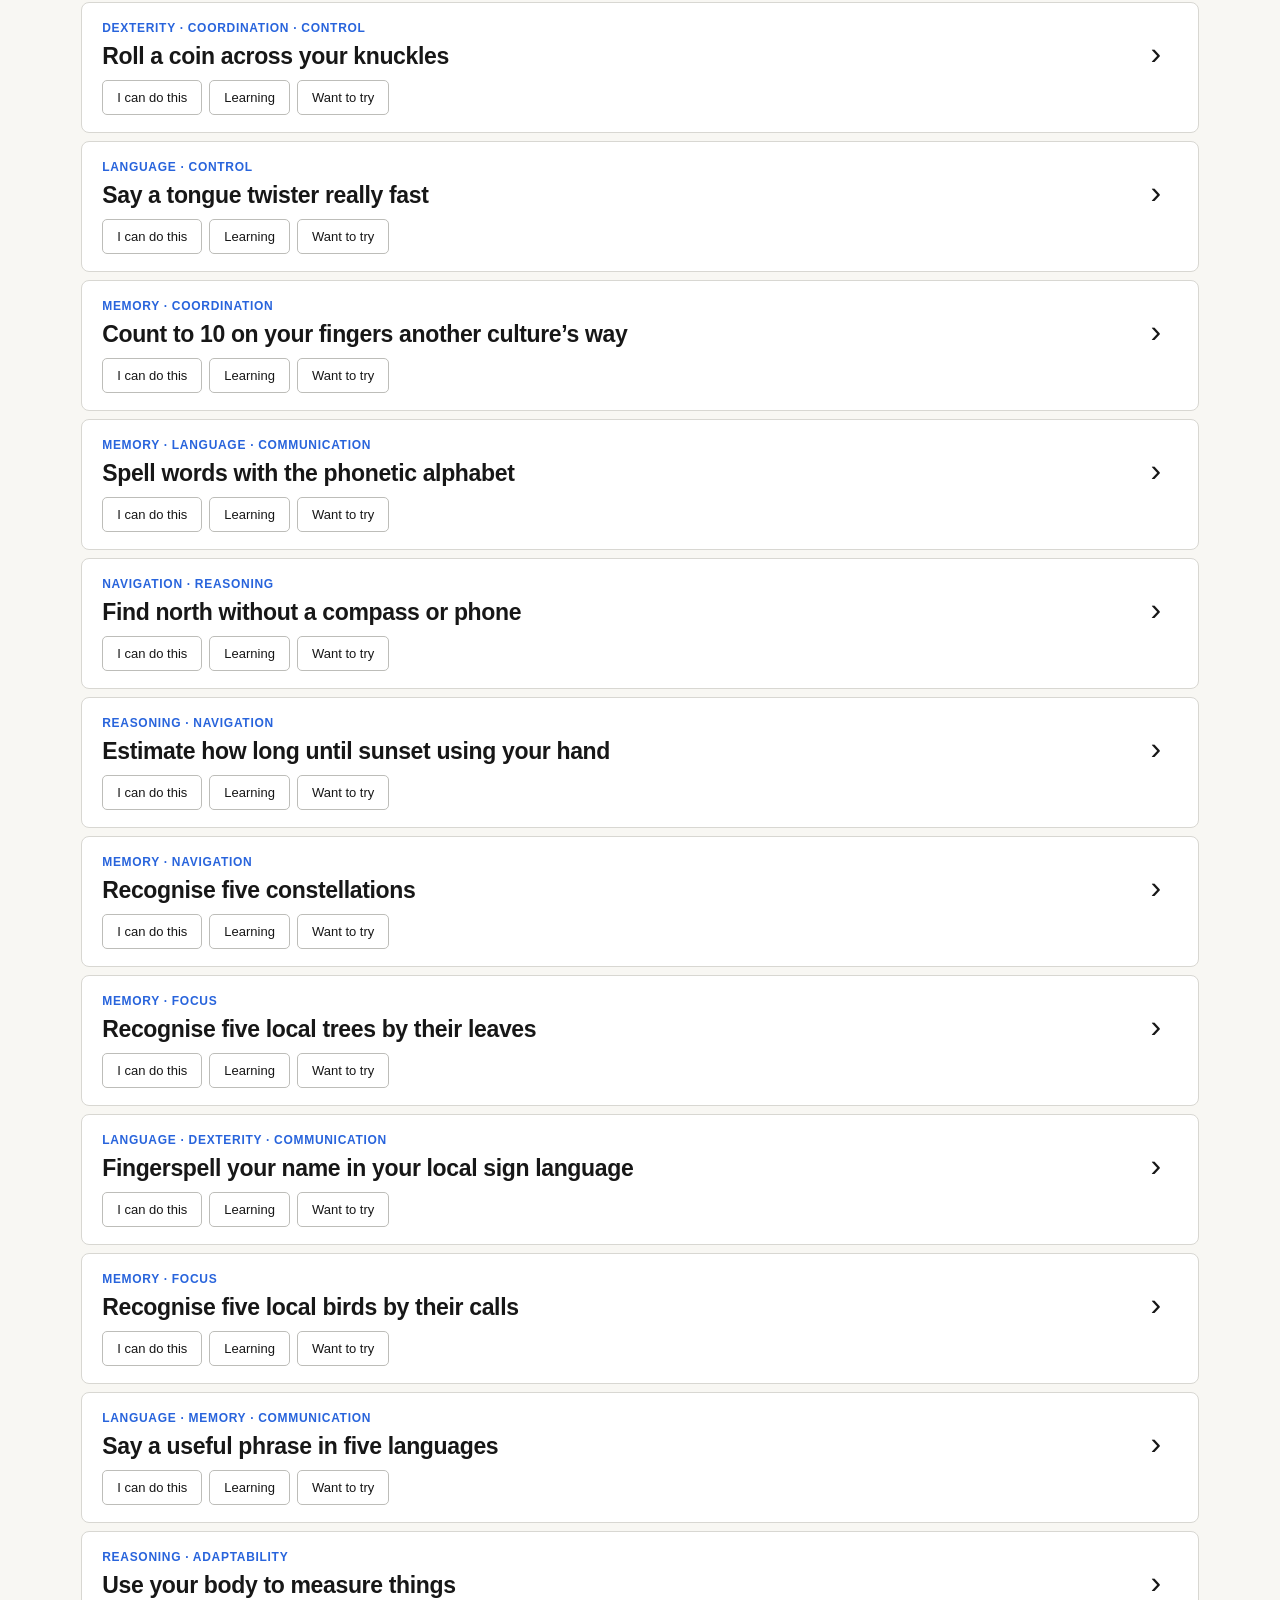
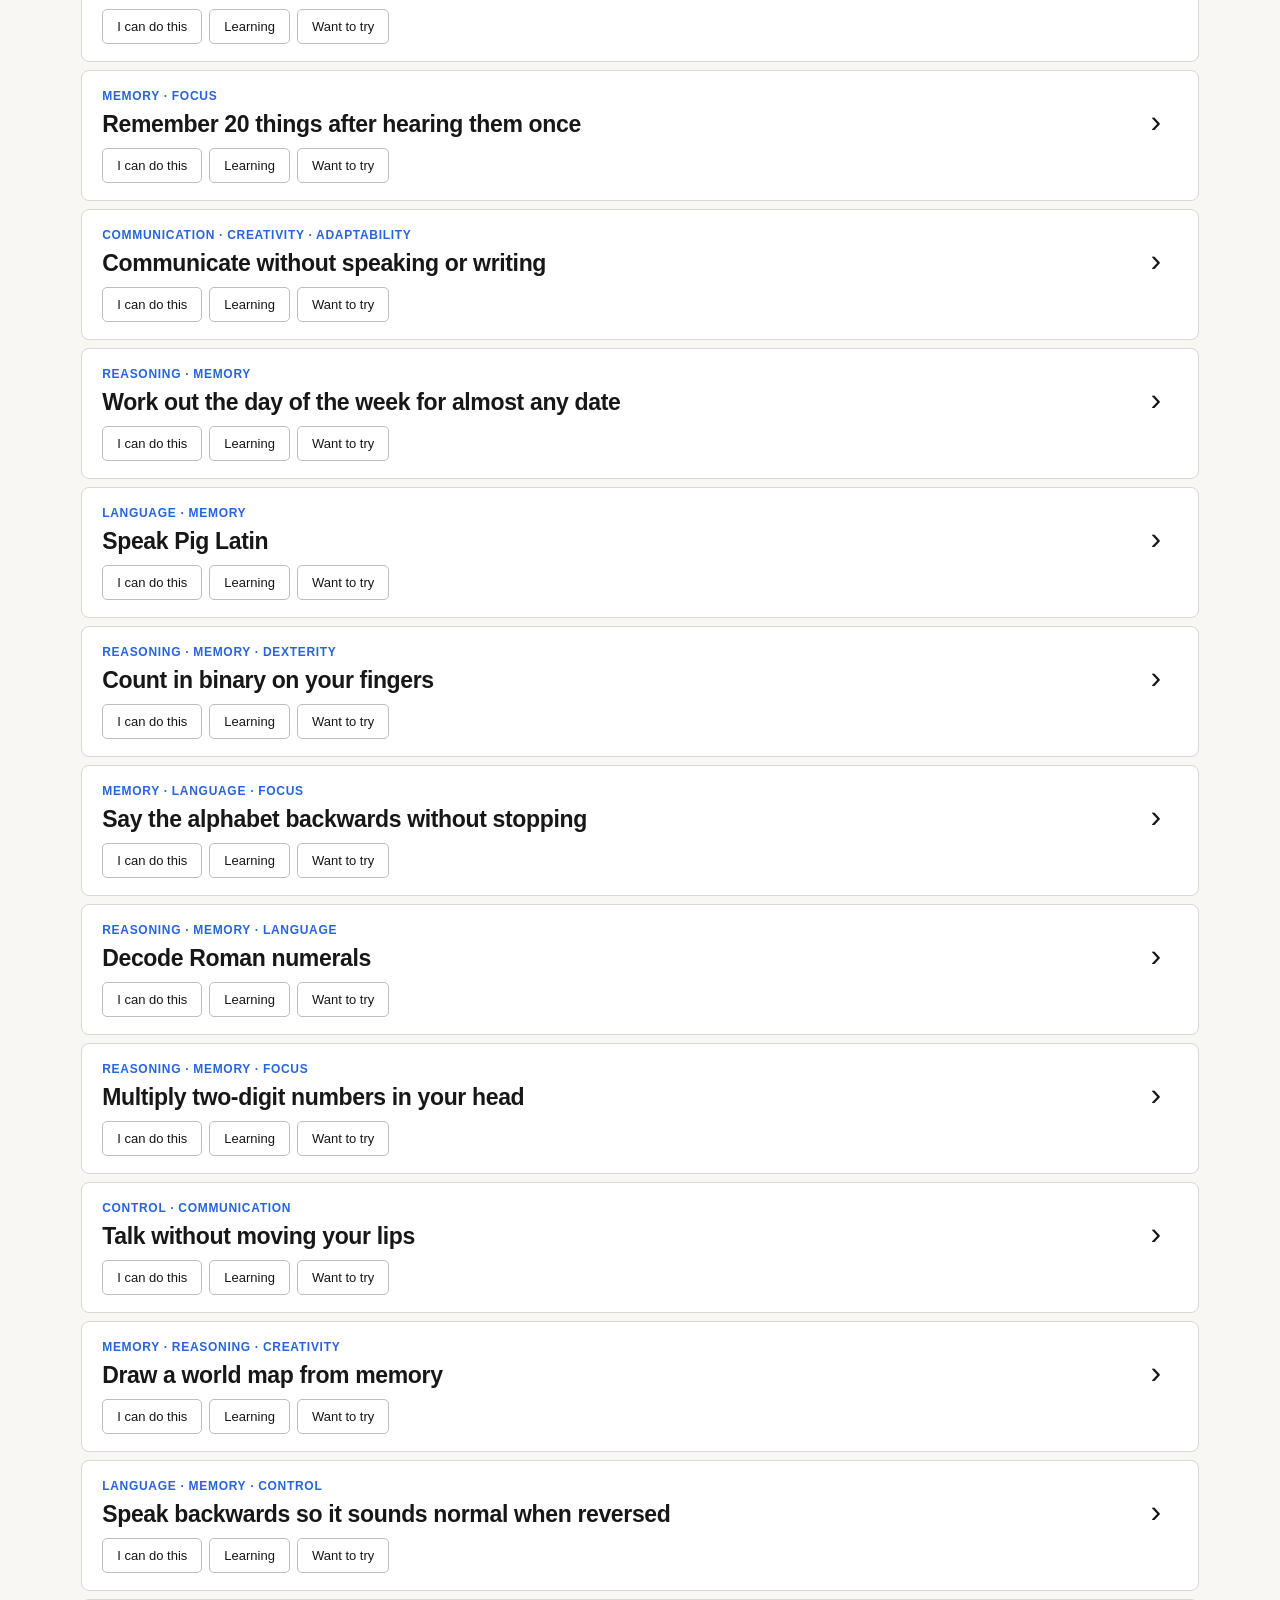
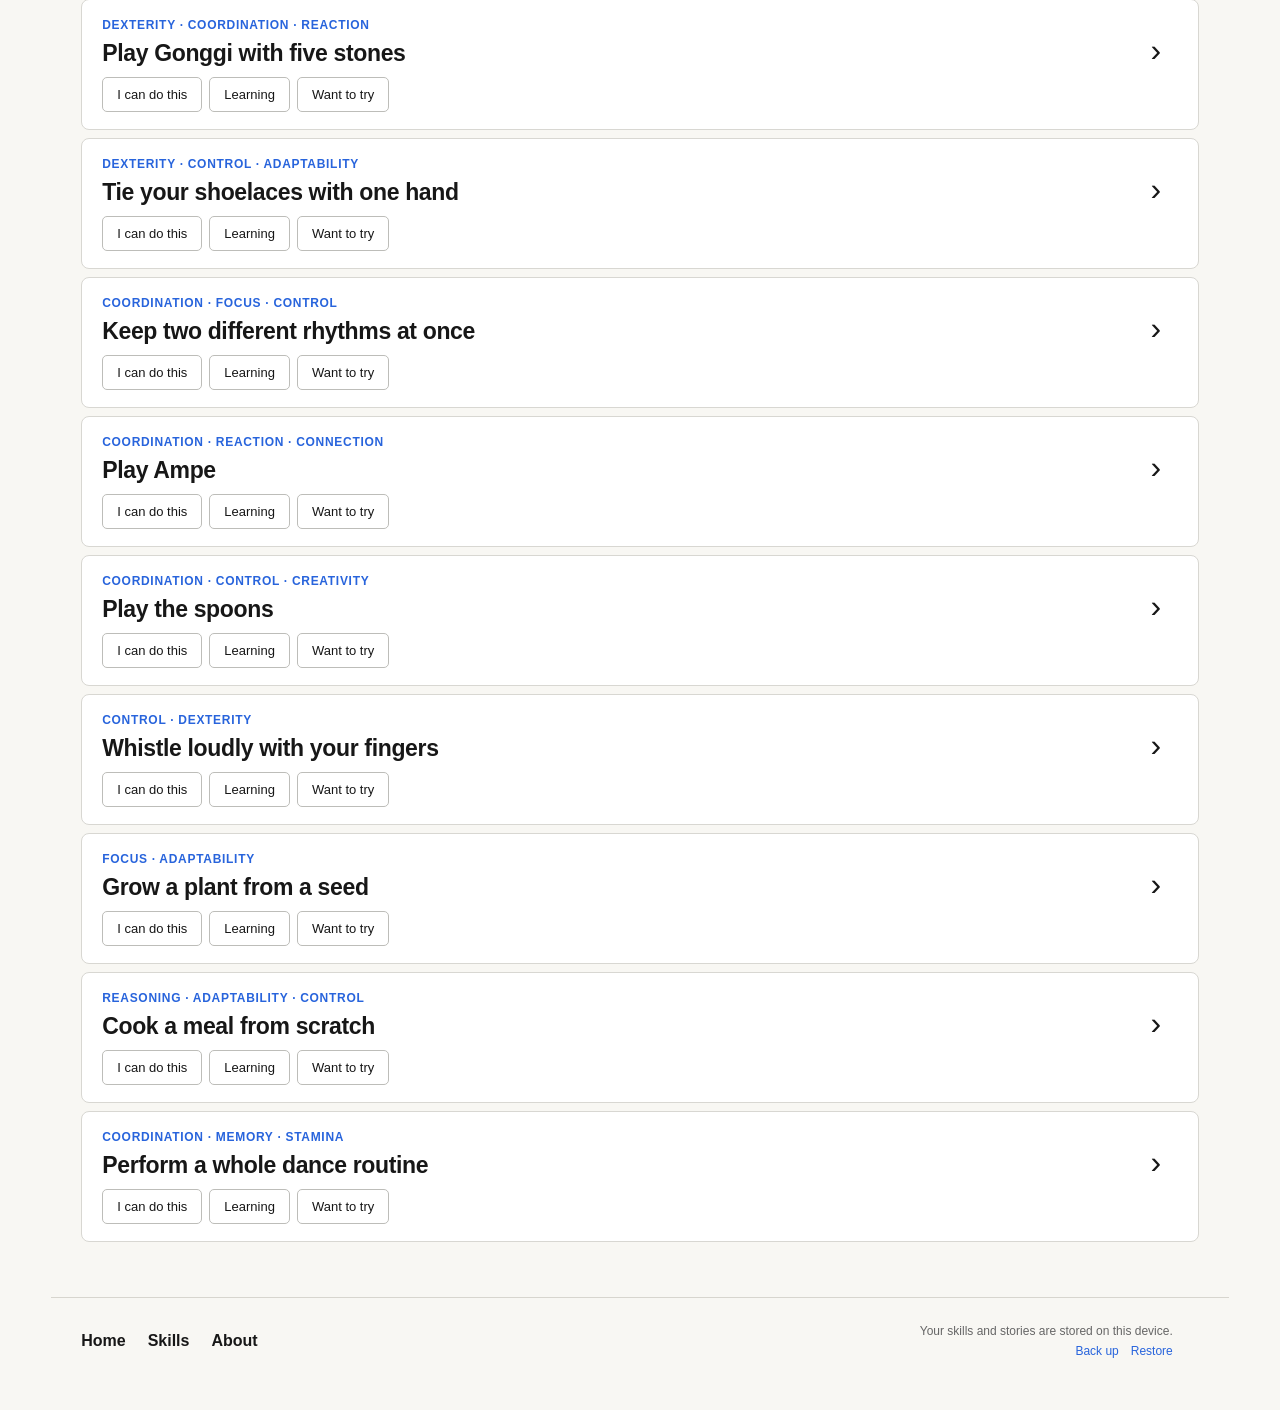
<file: can-i-do-that/skills.html>
<!DOCTYPE html>
<html lang="en">

<head>
  <meta charset="UTF-8">

  <meta
    name="viewport"
    content="width=device-width, initial-scale=1.0"
  >

  <title>All Skills — Can I Do That?</title>

  <link
    rel="stylesheet"
    href="./style.css"
  >
</head>


<body data-page="skills">

  <main class="page">


    <!-- HEADER -->

    <header class="site-header">

      <a
        href="./index.html"
        class="brand"
      >
        CAN I DO THAT?
      </a>


      <nav
        class="desktop-nav"
        aria-label="Main navigation"
      >

        <a href="./index.html">
          Home
        </a>

        <a
          href="./skills.html"
          aria-current="page"
        >
          Skills
        </a>

        <a href="./about.html">
          About
        </a>

      </nav>

    </header>



    <!-- INTRO -->

    <section class="skills-page-intro">

      <h1>
        All Skills
      </h1>

      <p>
        Find something to try, learn or discover you can already do.
      </p>

    </section>



    <!-- STATUS SUMMARY -->

    <section
      class="status-summary"
      aria-label="Your skill progress"
    >

      <a
        class="summary-card"
        href="./skills.html?status=can"
      >

        <span
          id="canCount"
          class="summary-number"
        >
          0
        </span>

        <span class="summary-label">
          I can do this
        </span>

      </a>


      <a
        class="summary-card"
        href="./skills.html?status=learning"
      >

        <span
          id="learningCount"
          class="summary-number"
        >
          0
        </span>

        <span class="summary-label">
          Learning
        </span>

      </a>


      <a
        class="summary-card"
        href="./skills.html?status=want"
      >

        <span
          id="wantCount"
          class="summary-number"
        >
          0
        </span>

        <span class="summary-label">
          Want to try
        </span>

      </a>

    </section>



    <!-- SKILLS -->

    <section class="skills-section">


      <div class="skills-page-actions">

        <button
          class="primary-button"
          type="button"
          data-open-try
        >
          What should I try?
        </button>


        <button
          id="openAddSkillButton"
          class="secondary-button"
          type="button"
        >
          + Add your own skill
        </button>

      </div>



      <div class="skills-tools">

        <div class="search-wrap">

          <span
            class="search-icon"
            aria-hidden="true"
          >
            ⌕
          </span>

          <input
            id="searchInput"
            type="search"
            placeholder="Search skills..."
            autocomplete="off"
            aria-label="Search skills"
          >

          <button
            id="clearSearchButton"
            class="clear-search-button hidden"
            type="button"
          >
            Clear
          </button>

        </div>


        <div class="filter-block">

          <p class="filter-label">
            Human Capabilities
          </p>

          <div
            id="capabilityFilters"
            class="capability-filters"
          ></div>

        </div>

      </div>



      <div class="results-line">

        <p id="resultsCount">
          0 skills
        </p>


        <button
          id="restoreHiddenButton"
          class="text-button hidden"
          type="button"
        >
          Hidden skills
        </button>

      </div>



      <div
        id="activePersonalView"
        class="personal-view hidden"
      ></div>


      <div
        id="skillsContainer"
        class="skills-container"
      ></div>


      <button
        id="showMoreButton"
        class="show-more-button hidden"
        type="button"
      >
        Show more
      </button>

    </section>



    <!-- FOOTER -->

    <footer class="site-footer">

      <nav
        class="footer-nav"
        aria-label="Footer navigation"
      >

        <a href="./index.html">
          Home
        </a>

        <a href="./skills.html">
          Skills
        </a>

        <a href="./about.html">
          About
        </a>

      </nav>


      <div class="data-note">

        <p>
          Your skills and stories are stored on this device.
        </p>


        <div class="data-actions">

          <button
            type="button"
            data-backup
          >
            Back up
          </button>

          <button
            type="button"
            data-restore
          >
            Restore
          </button>

          <input
            class="restore-input"
            data-restore-input
            type="file"
            accept=".json,application/json"
          >

        </div>

      </div>

    </footer>


  </main>



  <!-- WHAT SHOULD I TRY -->

  <dialog
    id="tryDialog"
    class="site-dialog"
  >

    <div class="dialog-heading">

      <div>

        <h2>
          Something to try
        </h2>

      </div>


      <button
        class="dialog-close"
        type="button"
        data-close-dialog="tryDialog"
      >
        Close
      </button>

    </div>


    <div
      id="suggestionResult"
      class="suggestion-result hidden"
    >

      <p
        id="suggestionCapabilities"
        class="suggestion-capabilities"
      ></p>


      <h3 id="suggestionName"></h3>


      <div class="suggestion-buttons">

        <button
          id="suggestionWantButton"
          class="primary-button"
          type="button"
        >
          Want to try
        </button>


        <button
          id="anotherSuggestionButton"
          type="button"
        >
          Another one
        </button>

      </div>

    </div>


    <p
      id="noSuggestionMessage"
      class="hidden"
    >
      You've already started everything here.
    </p>

  </dialog>



  <!-- STORY DIALOG -->

  <dialog
    id="storyDialog"
    class="site-dialog"
  >

    <div class="dialog-heading">

      <div>

        <p class="section-label">
          YOUR STORY
        </p>

        <h2 id="storyDialogTitle">
          Your story
        </h2>

      </div>


      <button
        class="dialog-close"
        type="button"
        data-close-dialog="storyDialog"
      >
        Close
      </button>

    </div>


    <form id="storyForm">

      <label for="storyWhen">

        When

        <span class="optional">
          (optional)
        </span>

      </label>

      <input
        id="storyWhen"
        type="text"
      >


      <label for="storyWho">

        Who were you with?

        <span class="optional">
          (optional)
        </span>

      </label>

      <input
        id="storyWho"
        type="text"
      >


      <label for="storyWhere">

        Where?

        <span class="optional">
          (optional)
        </span>

      </label>

      <input
        id="storyWhere"
        type="text"
      >


      <label for="storyMemory">

        What do you remember?

        <span class="optional">
          (optional)
        </span>

      </label>

      <textarea id="storyMemory"></textarea>


      <div class="story-form-actions">

        <button
          class="primary-button"
          type="submit"
        >
          Save story
        </button>


        <button
          id="deleteStoryButton"
          class="skill-action danger hidden"
          type="button"
        >
          Delete story
        </button>

      </div>

    </form>

  </dialog>



  <!-- ADD / EDIT YOUR OWN SKILL -->

  <dialog
    id="addSkillDialog"
    class="site-dialog"
  >

    <div class="dialog-heading">

      <div>

        <h2 id="customSkillDialogTitle">
          Add your own skill
        </h2>

      </div>


      <button
        class="dialog-close"
        type="button"
        data-close-dialog="addSkillDialog"
      >
        Close
      </button>

    </div>


    <label for="newSkillName">
      Skill name
    </label>

    <input
      id="newSkillName"
      type="text"
      autocomplete="off"
    >


    <div class="custom-status-block">

      <p class="custom-field-label">
        Where are you with this skill?
      </p>

      <p class="custom-field-help">
        Choose one
      </p>

      <div
        id="newSkillStatus"
        class="custom-status-picker"
      ></div>

    </div>


    <div class="custom-capability-block">

      <p class="custom-field-label">

        Human capabilities

        <span class="optional">
          (optional)
        </span>

      </p>

      <p class="custom-field-help">
        Choose up to 3
      </p>

      <div
        id="newSkillCapabilities"
        class="custom-capability-picker"
      ></div>

    </div>


    <p
      id="addSkillMessage"
      class="form-message"
    ></p>


    <button
      id="saveNewSkillButton"
      class="primary-button"
      type="button"
    >
      Add skill
    </button>

  </dialog>



  <!-- HIDDEN SKILLS -->

  <dialog
    id="hiddenSkillsDialog"
    class="site-dialog"
  >

    <div class="dialog-heading">

      <div>

        <h2>
          Hidden skills
        </h2>

      </div>


      <button
        class="dialog-close"
        type="button"
        data-close-dialog="hiddenSkillsDialog"
      >
        Close
      </button>

    </div>


    <p class="dialog-intro">
      Bring back only the ones you want.
    </p>


    <div id="hiddenSkillsContainer"></div>

  </dialog>



  <!-- JAVASCRIPT -->

  <script src="./skills-data.js"></script>
  <script src="./storage.js"></script>
  <script src="./skill-cards.js"></script>
  <script src="./skills-page.js"></script>
  <script src="./suggestions.js"></script>
  <script src="./script.js"></script>


</body>

</html>
</file>
<file: style.css>
* {
  box-sizing: border-box;
}

html {
  scroll-behavior: smooth;
}

body {
  margin: 0;
  background: #f8f7f3;
  color: #171717;
  font-family: Arial, Helvetica, sans-serif;
}

button,
input,
textarea,
select {
  font: inherit;
}

button,
a {
  -webkit-tap-highlight-color: transparent;
}

button {
  cursor: pointer;
}

.hidden {
  display: none !important;
}

[hidden] {
  display: none !important;
}

.page {
  width: min(92%, 1180px);
  margin: 0 auto;
  padding-bottom: 42px;
}


/* HEADER */

.site-header {
  min-height: 78px;
  display: flex;
  justify-content: space-between;
  align-items: center;
  gap: 30px;
  border-bottom: 1px solid transparent;
}

.brand {
  color: #2864dc;
  font-size: 19px;
  font-weight: 800;
  letter-spacing: .7px;
  text-decoration: none;
}

.desktop-nav {
  display: flex;
  align-items: center;
  gap: 34px;
}

.desktop-nav a,
.footer-nav a {
  color: #171717;
  font-weight: 600;
  text-decoration: none;
}

.desktop-nav a,
.footer-nav a {
  position: relative;
}

.desktop-nav a::after,
.footer-nav a::after {
  content: "";
  position: absolute;
  left: 0;
  right: 0;
  bottom: -5px;
  height: 2px;
  background: #2864dc;
  transform: scaleX(0);
  transform-origin: left;
  transition: transform .18s ease;
}

.desktop-nav a[aria-current="page"]::after,
.desktop-nav a:hover::after,
.footer-nav a[aria-current="page"]::after,
.footer-nav a:hover::after {
  transform: scaleX(1);
}


/* HERO */

.hero {
  min-height: 390px;
  display: grid;
  grid-template-columns:
    minmax(470px, 1.03fr)
    minmax(350px, .97fr);
  align-items: center;
  column-gap: 48px;
  padding: 10px 30px 28px;
  border-bottom: 1px solid #d7d5ce;
}

.hero-copy {
  max-width: 630px;
  padding-right: 10px;
}

.hero h1 {
  margin: 0;
  font-size: clamp(46px, 5vw, 69px);
  line-height: 1.02;
  letter-spacing: -2.4px;
}

.hero h1 span {
  display: block;
}

.hero-intro {
  max-width: 455px;
  margin: 22px 0 0;
  font-size: 18px;
  line-height: 1.5;
}

.hero-art {
  min-width: 0;
  display: flex;
  align-items: center;
  justify-content: center;
}

.hero-image {
  display: block;
  width: 100%;
  max-width: 500px;
  height: auto;
  object-fit: contain;
  transform: translateY(-12px);
}


/* BUTTONS */

.hero-button,
.primary-button,
.secondary-button,
.show-more-button {
  min-height: 46px;
  border-radius: 7px;
  padding: 0 18px;
  font-weight: 700;
}

.hero-button {
  display: inline-flex;
  align-items: center;
  gap: 18px;
  margin-top: 23px;
  border: 1px solid #2a2a2a;
  color: #171717;
  background: transparent;
}

.hero-button:hover,
.secondary-button:hover,
.show-more-button:hover {
  background: #fff;
}

.primary-button {
  border: 1px solid #2864dc;
  background: #2864dc;
  color: #fff;
}

.primary-button:hover {
  filter: brightness(.96);
}

.secondary-button,
.show-more-button {
  border: 1px solid #bdbdb9;
  background: transparent;
  color: #171717;
}

.home-try-button {
  display: inline-flex;
  align-items: center;
  justify-content: center;
  gap: 18px;
  margin-top: 23px;
}

.home-try-button span {
  font-size: 18px;
  line-height: 1;
}


/* STATUS SUMMARY */

.status-summary {
  width: 100%;
  display: grid;
  grid-template-columns: repeat(3, minmax(0, 1fr));
  border-bottom: 1px solid #d6d4ce;
}

.summary-card {
  min-height: 64px;
  display: flex;
  align-items: center;
  gap: 11px;
  padding: 9px 20px;
  color: #171717;
  text-decoration: none;
}

.summary-card + .summary-card {
  border-left: 1px solid #d6d4ce;
}

.summary-card:hover {
  background: #f3f2ed;
}

.summary-card.active {
  background: #e8f0ff;
  color: #174fae;
}

.summary-number {
  flex: 0 0 auto;
  font-size: 25px;
  font-weight: 800;
  line-height: 1;
}

.summary-label {
  font-size: 14px;
  font-weight: 600;
  line-height: 1.2;
}


/* SKILLS */

.skills-section {
  padding: 28px 0 0;
}

.skills-heading {
  display: flex;
  justify-content: space-between;
  align-items: center;
  gap: 20px;
}

.home-skills .skills-heading {
  margin-bottom: 20px;
}

.skills-heading h2 {
  margin: 0;
  font-size: 31px;
  letter-spacing: -.8px;
}

.section-action-button,
.text-button {
  border: 0;
  padding: 6px 0;
  background: transparent;
  color: #555;
  font-size: 14px;
}

.section-action-button:hover,
.text-button:hover {
  color: #2864dc;
  text-decoration: underline;
}

.explore-all-link {
  display: inline-flex;
  margin-top: 20px;
  color: #171717;
  font-size: 16px;
  font-weight: 700;
  text-decoration: none;
}

.explore-all-link:hover {
  text-decoration: underline;
}


/* PAGE INTROS */

.skills-page-intro,
.about-page-intro {
  padding: 52px 30px 26px;
  border-bottom: 1px solid #d7d5ce;
}

.skills-page-intro h1,
.about-page h1 {
  margin: 4px 0 8px;
  font-size: clamp(40px, 5vw, 64px);
  letter-spacing: -2px;
}

.skills-page-intro > p:last-child {
  margin: 0;
  font-size: 19px;
  line-height: 1.5;
}

.section-label {
  margin: 0;
  color: #2864dc;
  font-size: 11px;
  font-weight: 800;
  letter-spacing: 1px;
}


/* SKILLS PAGE CONTROLS */

.skills-page-actions {
  display: flex;
  gap: 8px;
  flex-wrap: wrap;
  margin-bottom: 16px;
}

body[data-page="skills"]
.skills-page-actions
.primary-button,

body[data-page="skills"]
.skills-page-actions
.secondary-button {
  min-height: 38px;
  padding: 0 14px;
  font-size: 14px;
}

.skills-tools {
  width: 100%;
  max-width: none;
}

.search-wrap {
  position: relative;
  width: 100%;
  max-width: 520px;
  min-width: 0;
}

.search-wrap input {
  width: 100%;
  height: 46px;
  margin: 0;
  padding: 0 72px 0 45px;
  border: 1px solid #c9c9c5;
  border-radius: 6px;
  background: #fff;
  color: #171717;
  font-size: 16px;
}

.search-wrap input:focus,
input:focus,
textarea:focus,
select:focus {
  outline: 2px solid #2864dc;
  outline-offset: 1px;
}

.search-icon {
  position: absolute;
  left: 15px;
  top: 50%;
  transform: translateY(-50%);
  color: #505050;
  font-size: 23px;
  pointer-events: none;
}

.clear-search-button {
  position: absolute;
  right: 8px;
  top: 50%;
  transform: translateY(-50%);
  border: 0;
  padding: 8px;
  color: #2864dc;
  background: transparent;
}


/* FILTERS */

.filter-block {
  width: 100%;
  margin-top: 18px;
}

.filter-label {
  margin: 0 0 8px;
  font-size: 13px;
  font-weight: 700;
}

.capability-filters {
  display: flex;
  flex-wrap: wrap;
  gap: 6px;
  width: 100%;
}

.filter-button {
  min-height: 32px;
  padding: 4px 10px;
  border: 1px solid #c4c3be;
  border-radius: 999px;
  background: transparent;
  color: #171717;
  font-size: 14px;
}

.filter-button:hover {
  border-color: #2864dc;
}

.filter-button.active {
  border-color: #2864dc;
  background: #e8f0ff;
  color: #174fae;
  font-weight: 700;
}


/* RESULTS */

.results-line {
  display: flex;
  justify-content: space-between;
  align-items: center;
  gap: 18px;
  margin-top: 22px;
}

.results-line p {
  margin: 0;
  color: #555;
  font-size: 14px;
}

.personal-view {
  margin-top: 10px;
  padding: 10px 12px;
  border: 1px solid #d8d7d2;
  border-radius: 7px;
  background: #fff;
  font-size: 14px;
}

.personal-view a {
  color: #2864dc;
}


/* SKILL CARDS */

.skills-container {
  margin-top: 10px;
}

.skill-card {
  position: relative;
  margin-top: 8px;
  padding: 17px 74px 17px 20px;
  background: #fff;
  border: 1px solid #d8d7d2;
  border-radius: 8px;
}

.skill-card:first-child {
  margin-top: 0;
}

.skill-main {
  min-width: 0;
  width: 100%;
}

.capabilities {
  margin: 0;
  color: #2864dc;
  font-size: 12px;
  line-height: 1.4;
  font-weight: 800;
  letter-spacing: .7px;
}

.custom-label {
  margin-left: 8px;
  padding: 2px 5px;
  border: 1px solid #c9c9c5;
  border-radius: 4px;
  color: #666;
  font-size: 10px;
  font-weight: 700;
  letter-spacing: .5px;
}

.skill-card h3 {
  margin: 6px 0 0;
  font-size: 23px;
  line-height: 1.14;
  letter-spacing: -.35px;
}

.skill-toggle {
  position: absolute;
  right: 20px;
  top: 50px;
  transform: translateY(-50%);
  width: 44px;
  height: 44px;
  border: 0;
  background: transparent;
  color: #171717;
  font-size: 32px;
  line-height: 1;
  transition: transform .18s ease;
}

.skill-card.details-open .skill-toggle {
  transform: translateY(-50%) rotate(90deg);
}


/* STATUS BUTTONS */

.status-buttons {
  display: flex;
  flex-wrap: wrap;
  gap: 7px;
  margin-top: 11px;
}

.status-buttons button {
  min-height: 35px;
  padding: 7px 14px;
  border: 1px solid #bdbdb9;
  border-radius: 5px;
  background: transparent;
  color: #171717;
  font-size: 13px;
}

.status-buttons button:hover {
  border-color: #2864dc;
}

.status-buttons button.selected {
  border-color: #2864dc;
  background: #e8f0ff;
  color: #174fae;
  font-weight: 700;
}


/* CARD DETAILS */

.skill-details {
  margin-top: 12px;
  padding-top: 12px;
  border-top: 1px solid #dfded8;
}

.skill-details.compact-details {
  margin-top: 12px;
  padding-top: 12px;
  border-top: 1px solid #dfded8;
}

.story-section {
  padding-bottom: 14px;
}

.learn-how-section .learn-resource {
  color: #555;
  font-size: 13px;
  text-decoration: none;
}

.learn-how-section .learn-resource:hover {
  color: #2864dc;
  text-decoration: underline;
}

.story-heading {
  margin: 0 0 10px;
  color: #2864dc;
  font-size: 11px;
  font-weight: 800;
  letter-spacing: 1px;
}



.story-display {
  margin: 0 0 12px;
}

.story-details {
  margin: 0;
  color: #666;
  font-size: 14px;
  line-height: 1.5;
}

.story-memory {
  max-width: 650px;
  margin: 9px 0 0;
  font-size: 15px;
  line-height: 1.55;
}

.skill-secondary-actions,
.story-saved-actions {
  display: flex;
  flex-wrap: wrap;
  gap: 16px;
  align-items: center;
}

.skill-secondary-actions {
  justify-content: flex-end;
  padding-top: 14px;
  border-top: 1px solid #e5e3dd;
}

.skill-action {
  padding: 0;
  border: 0;
  background: transparent;
  color: #555;
  font-size: 13px;
}

.skill-action:hover {
  color: #2864dc;
  text-decoration: underline;
}

.danger {
  color: #aa2222;
}

.show-more-button {
  display: block;
  min-width: 160px;
  margin: 22px auto 0;
}


/* FOOTER */

.site-footer {
  margin-top: 55px;
  padding: 26px 30px 10px;
  border-top: 1px solid #d7d5ce;
  display: grid;
  grid-template-columns: auto 1fr;
  align-items: start;
  gap: 26px;
}

.footer-main {
  display: flex;
  flex-direction: column;
  gap: 12px;
}

.footer-nav {
  display: flex;
  flex-wrap: wrap;
  align-items: flex-start;
  gap: 22px;
}

.footer-nav a {
  display: inline-block;
}

.footer-copyright {
  margin: 0;
  color: #666;
  font-size: 12px;
  line-height: 1.4;
}

.data-note {
  justify-self: end;
  text-align: right;
  color: #666;
  font-size: 12px;
}

.data-note p {
  margin: 0 0 6px;
}

.data-actions {
  display: flex;
  justify-content: flex-end;
  gap: 12px;
}

.data-actions button {
  border: 0;
  padding: 0;
  background: transparent;
  color: #2864dc;
  font-size: 12px;
}

.data-actions button:hover {
  text-decoration: underline;
}

.restore-input {
  display: none;
}


/* DIALOGS — SHARED POPUP SYSTEM */

.site-dialog {
  position: fixed;
  inset: 0;

  width: min(92%, 600px);
  max-height: calc(100vh - 40px);

  margin: auto;
  padding: 26px;

  border: 1px solid #d1cfc8;
  border-radius: 10px;

  background: #f8f7f3;
  color: #171717;

  overflow-y: auto;
}

.site-dialog::backdrop {
  background: rgba(0, 0, 0, .35);
}

.dialog-heading {
  display: flex;
  justify-content: space-between;
  align-items: flex-start;
  gap: 20px;
  margin-bottom: 18px;
}

.dialog-heading > div {
  min-width: 0;
}

.dialog-heading h2 {
  margin: 4px 0 0;
  font-size: 29px;
  line-height: 1.1;
  letter-spacing: -.6px;
}

.dialog-close {
  width: 40px;
  height: 40px;
  display: flex;
  align-items: center;
  justify-content: center;
  flex: 0 0 auto;
  border: 0;
  padding: 0;
  background: transparent;
  color: #555;
  font-size: 28px;
  font-weight: 400;
  line-height: 1;
}

.dialog-close:hover {
  color: #171717;
}

.dialog-close:focus-visible {
  outline: 2px solid #2864dc;
  outline-offset: 2px;
  border-radius: 4px;
}

.dialog-intro,
.form-help {
  color: #666;
  line-height: 1.5;
}

.site-dialog label {
  display: block;
  margin-top: 14px;
  font-weight: 700;
  font-size: 14px;
}

.site-dialog input,
.site-dialog textarea,
.site-dialog select {
  width: 100%;
  margin-top: 7px;
  padding: 11px 12px;
  border: 1px solid #c9c9c5;
  border-radius: 6px;
  background: #fff;
  color: #171717;
  font-size: 16px;
}

.site-dialog textarea {
  min-height: 105px;
  resize: vertical;
}

.optional {
  color: #777;
  font-weight: 400;
}

.form-message {
  min-height: 18px;
  margin: 10px 0;
  color: #aa2222;
  font-size: 13px;
}


/* RANDOM SUGGESTION */

.suggestion-result,
.about-challenge-result {
  margin-top: 0;
  padding-top: 0;
  border-top: 0;
}

.suggestion-result h3,
.about-challenge-result h3 {
  max-width: 500px;
  margin: 6px 0 0;
  font-size: 23px;
  line-height: 1.14;
  letter-spacing: -.35px;
}

.suggestion-capabilities,
.about-challenge-capabilities {
  margin: 0;
  color: #2864dc;
  font-size: 12px;
  font-weight: 800;
  line-height: 1.5;
  letter-spacing: .6px;
  text-transform: uppercase;
}

.suggestion-buttons,
.about-challenge-actions {
  display: flex;
  align-items: center;
  flex-wrap: wrap;
  gap: 10px;
  margin-top: 18px;
}

.suggestion-buttons > button:last-child,
.about-challenge-secondary {
  border: 0;
  padding: 6px 0;
  background: transparent;
  color: #555;
  font-size: 14px;
}

.suggestion-buttons > button:last-child:hover,
.about-challenge-secondary:hover {
  color: #2864dc;
  text-decoration: underline;
}


/* STORY FORM */

.story-form-actions {
  display: flex;
  align-items: center;
  gap: 16px;
  margin-top: 18px;
}


/* HIDDEN SKILLS */

.hidden-skill-row {
  display: flex;
  justify-content: space-between;
  align-items: center;
  gap: 16px;
  padding: 12px 0;
  border-bottom: 1px solid #dfddd6;
}

.hidden-skill-row span {
  display: block;
  margin-top: 3px;
  color: #666;
  font-size: 12px;
}

.hidden-skill-row button {
  border: 0;
  background: transparent;
  color: #2864dc;
}


/* CUSTOM SKILLS */

.custom-status-block,
.custom-capability-block {
  margin-top: 18px;
}

.custom-field-label {
  margin: 0;
  font-size: 14px;
  font-weight: 700;
}

.custom-field-help {
  margin: 5px 0 10px;
  color: #666;
  font-size: 13px;
}

.custom-status-picker,
.custom-capability-picker {
  display: flex;
  flex-wrap: wrap;
  gap: 7px;
}

.custom-status-button {
  min-height: 36px;
  padding: 7px 14px;
  border: 1px solid #bdbdb9;
  border-radius: 5px;
  background: transparent;
  color: #171717;
  font-size: 13px;
}

.custom-status-button:hover {
  border-color: #2864dc;
}

.custom-status-button.selected {
  border-color: #2864dc;
  background: #e8f0ff;
  color: #174fae;
  font-weight: 700;
}

.custom-capability-button {
  min-height: 34px;
  padding: 5px 11px;
  border: 1px solid #c4c3be;
  border-radius: 999px;
  background: transparent;
  color: #171717;
  font-size: 13px;
}

.custom-capability-button:hover {
  border-color: #2864dc;
}

.custom-capability-button.selected {
  border-color: #2864dc;
  background: #e8f0ff;
  color: #174fae;
  font-weight: 700;
}

.custom-capability-button.limit-reached:not(.selected) {
  opacity: .45;
  cursor: default;
}


/* ABOUT */

.about-page-intro-inner,
.about-copy,
.about-closing-inner {
  max-width: 980px;
}

.about-lead {
  margin: 0;
  font-size: 24px;
  font-weight: 700;
  line-height: 1.4;
}

.about-copy {
  max-width: 850px;
  padding-left: 30px;
  padding-right: 30px;
  font-size: 18px;
  line-height: 1.65;
}

.about-copy-opening {
  padding-top: 34px;
  padding-bottom: 22px;
}

.about-copy-middle {
  padding-top: 36px;
  padding-bottom: 24px;
}

.about-copy p {
  margin: 0 0 21px;
}

.about-copy p:last-child {
  margin-bottom: 0;
}

.about-action-strip {
  min-height: 110px;
  display: flex;
  align-items: center;
  justify-content: space-between;
  gap: 20px;
  padding: 28px 30px;
  color: #2864dc;
  overflow: hidden;
}

.about-action-strip span {
  font-size: clamp(20px, 2.4vw, 31px);
  font-weight: 800;
  letter-spacing: -.5px;
}

.about-closing {
  padding: 42px 30px 34px;
}

.about-closing-main {
  margin: 0;
  font-size: clamp(38px, 4.8vw, 61px);
  font-weight: 800;
  line-height: 1.05;
  letter-spacing: -2px;
}

.about-closing-blue {
  margin-top: 6px;
  color: #2864dc;
}

.about-closing-support {
  max-width: 700px;
  margin: 28px 0 0;
  font-size: 18px;
  line-height: 1.55;
}

.about-closing-question {
  display: inline-flex;
  align-items: center;
  gap: 14px;
  margin: 34px 0 0;
  font-size: clamp(30px, 3.5vw, 44px);
  font-weight: 800;
  line-height: 1.1;
  letter-spacing: -1.2px;
}

.about-challenge-arrow {
  display: inline-flex;
  align-items: center;
  justify-content: center;
  margin: 0;
  padding: 2px 4px;
  border: 0;
  background: transparent;
  color: #2864dc;
  font-size: .95em;
  font-weight: inherit;
  line-height: 1;
  cursor: pointer;
  transition: transform .18s ease;
}

.about-challenge-arrow:hover {
  transform: translateX(4px);
}

.about-challenge-arrow:focus-visible {
  outline: 2px solid #2864dc;
  outline-offset: 4px;
  border-radius: 3px;
}

body[data-page="about"] .site-footer {
  margin-top: 26px;
}


/* ABOUT CHALLENGE */

.about-challenge-dialog {
  width: min(92%, 600px);
  padding: 26px;
}

.about-challenge-close {
  position: absolute;
  top: 16px;
  right: 16px;
}

.about-challenge-result {
  padding-right: 42px;
}

.about-challenge-all {
  display: inline-flex;
  margin-top: 20px;
  color: #171717;
  font-size: 14px;
  font-weight: 700;
  text-decoration: none;
}

.about-challenge-all:hover {
  text-decoration: underline;
}

.about-challenge-empty {
  margin: 2px 0 0;
  padding-right: 42px;
  color: #555;
  font-size: 15px;
  line-height: 1.5;
}


/* LEGAL PAGES */

.legal-page {
  max-width: 900px;
  margin: 0 auto;
  padding: 52px 30px 30px;
}

.legal-page-header {
  padding-bottom: 30px;
  border-bottom: 1px solid #d7d5ce;
}

.legal-page-header h1 {
  margin: 4px 0 10px;
  font-size: clamp(40px, 5vw, 64px);
  line-height: 1.05;
  letter-spacing: -2px;
}

.legal-updated {
  margin: 0;
  color: #666;
  font-size: 13px;
}

.legal-content {
  max-width: 760px;
  padding-top: 36px;
}

.legal-intro {
  margin: 0 0 46px;
  font-size: 21px;
  font-weight: 700;
  line-height: 1.5;
}

.legal-content section {
  margin-bottom: 42px;
}

.legal-content section:last-child {
  margin-bottom: 0;
}

.legal-content h2 {
  margin: 0 0 14px;
  font-size: 24px;
  line-height: 1.2;
  letter-spacing: -.4px;
}

.legal-content p {
  margin: 0 0 16px;
  font-size: 16px;
  line-height: 1.7;
}

.legal-content p:last-child {
  margin-bottom: 0;
}

.legal-content ul {
  margin: 4px 0 20px;
  padding-left: 22px;
}

.legal-content li {
  margin-bottom: 8px;
  font-size: 16px;
  line-height: 1.6;
}

.legal-content strong {
  font-weight: 700;
}

.legal-content a {
  color: #2864dc;
}

body[data-page="privacy"] .site-footer,
body[data-page="terms"] .site-footer,
body[data-page="safety"] .site-footer {
  margin-top: 40px;
}


/* ========================================
   404 PAGE
======================================== */

.not-found-page {
  min-height: calc(100vh - 220px);
  display: flex;
  align-items: center;
  padding: 70px 30px 90px;
}

.not-found-inner {
  width: 100%;
  max-width: 900px;
}

.not-found-number-wrap {
  position: relative;
  display: inline-block;
}

.not-found-number {
  margin: 0 0 12px;
  color: #2864dc;
  font-size: clamp(90px, 14vw, 180px);
  font-weight: 800;
  line-height: .85;
  letter-spacing: -7px;
}

.not-found-page h1 {
  max-width: 760px;
  margin: 30px 0 0;
  font-size: clamp(42px, 6vw, 72px);
  line-height: 1.02;
  letter-spacing: -2.5px;
}

.not-found-answer {
  margin: 14px 0 0;
  color: #2864dc;
  font-size: clamp(26px, 3vw, 38px);
  font-weight: 800;
  line-height: 1.2;
}

.not-found-copy {
  max-width: 520px;
  margin: 28px 0 0;
  font-size: 18px;
  line-height: 1.55;
}

.not-found-actions {
  display: flex;
  align-items: center;
  flex-wrap: wrap;
  gap: 20px;
  margin-top: 30px;
}

.not-found-primary {
  display: inline-flex;
  align-items: center;
  justify-content: center;
  text-decoration: none;
}

.not-found-secondary {
  color: #171717;
  font-size: 15px;
  font-weight: 700;
  text-decoration: none;
}

.not-found-secondary:hover {
  text-decoration: underline;
}

.not-found-note {
  margin: 70px 0 0;
  color: #777;
  font-size: 13px;
  font-style: italic;
}

body[data-page="404"] .site-footer {
  margin-top: 0;
}


/* ========================================
   404 SECRET
======================================== */

.secret-screen-reader-text {
  position: absolute;
  width: 1px;
  height: 1px;
  padding: 0;
  margin: -1px;
  overflow: hidden;
  clip: rect(0, 0, 0, 0);
  white-space: nowrap;
  border: 0;
}


/* THAT'S IT */

.secret-line {
  display: block;
}

.secret-it-trigger {
  position: relative;
  display: inline;
  margin: 0;
  padding: 0;
  border: 0;
  background: transparent;
  color: inherit;
  font: inherit;
  font-style: inherit;
  line-height: inherit;
  cursor: default;
}

.secret-it-trigger:hover {
  color: inherit;
  text-decoration: none;
}

.secret-it-trigger:focus {
  outline: none;
}

.secret-it-trigger:focus-visible {
  outline: 1px dotted #aaa;
  outline-offset: 3px;
}

.secret-i {
  position: relative;
  display: inline-block;
}

.secret-i-letter {
  color: #777;
}

.secret-i-dot {
  position: absolute;
  left: 50%;
  top: 1px;
  width: 3px;
  height: 3px;
  border-radius: 50%;
  background: #2864dc;
  transform: translateX(-50%);
  pointer-events: none;
}


/* FIRST MARK / 7 */

.secret-first-mark {
  position: absolute;
  right: -20px;
  bottom: 4px;

  width: 30px;
  height: 30px;

  margin: 0;
  padding: 0;

  border: 0;
  background: transparent;

  color: #171717;

  font-size: 16px;
  font-weight: 400;
  line-height: 1;

  opacity: .34;

  cursor: default;
}

.secret-first-mark:hover {
  opacity: .72;
}


/* OTHER NUMBER CLUES */

.secret-number-clue {
  margin: 0;
  padding: 5px 7px;

  border: 0;

  background: transparent;

  color: #777;

  font-size: 11px;
  font-weight: 400;
  line-height: 1;

  opacity: .34;

  cursor: default;
}

.secret-number-clue:hover {
  opacity: .72;
}


/* REVEALED NUMBERS */

.secret-number-found {
  color: #2864dc;
  font-weight: 800;
  opacity: 1;
}


/* 2 — NEAR THE QUESTION */

.secret-clue-two {
  position: relative;
  top: -12px;
  margin-left: 5px;
}


/* 0 — BETWEEN THE TWO ACTIONS */

.secret-clue-zero {
  margin-left: -7px;
  margin-right: -7px;
}


/* 4 — BESIDE THE COPYRIGHT */

.secret-clue-four {
  margin-left: 3px;
}


/* ========================================
   CODE
======================================== */

.secret-code-area {
  margin-top: 34px;
}

.secret-found-button {
  margin: 0;
  padding: 4px 0;

  border: 0;

  background: transparent;

  color: #777;

  font-size: 12px;
  font-style: italic;

  cursor: default;
}

.secret-found-button:hover {
  color: #171717;
}

.secret-code-form {
  max-width: 230px;
}

.secret-code-form label {
  display: block;
  margin: 0 0 8px;

  color: #777;

  font-size: 12px;
}

.secret-code-row {
  display: flex;
  gap: 6px;
}

.secret-code-row input {
  width: 120px;
  height: 40px;

  padding: 0 10px;

  border: 1px solid #c9c9c5;
  border-radius: 5px;

  background: #fff;

  color: #171717;

  font-size: 16px;
  letter-spacing: 5px;
}

.secret-code-row button {
  width: 40px;
  height: 40px;

  padding: 0;

  border: 1px solid #2864dc;
  border-radius: 5px;

  background: #2864dc;

  color: #fff;
}

.secret-code-message {
  min-height: 18px;

  margin: 8px 0 0;

  color: #777;

  font-size: 12px;
}


/* ========================================
   FINAL
======================================== */

.secret-final {
  max-width: 500px;

  margin-top: 42px;
  padding-top: 22px;

  border-top: 1px solid #d7d5ce;
}

.secret-final p {
  margin: 0 0 6px;

  font-size: 14px;
}

.secret-final strong {
  display: block;

  margin-top: 17px;

  color: #2864dc;

  font-size: 30px;
  letter-spacing: 3px;
}


/* ========================================
   MOBILE
======================================== */

@media (max-width: 820px) {

  .page {
    width: min(94%, 760px);
    padding-bottom: 34px;
  }

  .site-header {
    min-height: 62px;
    gap: 14px;
  }

  .brand {
    font-size: 15px;
  }

  .desktop-nav {
    gap: 14px;
  }

  .desktop-nav a {
    font-size: 13px;
  }


  /* MOBILE HERO */

  .hero {
    min-height: 0;
    grid-template-columns: 1fr;
    gap: 20px;
    padding: 28px 14px 24px;
  }

  .hero-copy {
    padding-right: 0;
  }

  .hero h1 {
    font-size: clamp(37px, 10vw, 52px);
    letter-spacing: -1.8px;
  }

  .hero-intro {
    max-width: 430px;
    margin-top: 18px;
    font-size: 16px;
    line-height: 1.48;
  }

  .hero-art {
    order: -1;
  }

  .hero-image {
    max-width: 320px;
    transform: none;
  }

  .hero-button,
  .primary-button,
  .secondary-button,
  .show-more-button {
    min-height: 42px;
    padding: 0 15px;
    font-size: 14px;
  }

  .hero-button,
  .home-try-button {
    margin-top: 19px;
  }

  .hero-button,
  .home-try-button {
    gap: 14px;
  }

  .home-try-button span {
    font-size: 16px;
  }


  /* MOBILE STATUS SUMMARY */

  .status-summary {
    grid-template-columns: 1fr;
  }

  .summary-card {
    min-height: 56px;
    gap: 9px;
    padding: 7px 16px;
  }

  .summary-card + .summary-card {
    border-left: 0;
    border-top: 1px solid #d6d4ce;
  }

  .summary-number {
    font-size: 22px;
  }

  .summary-label {
    font-size: 13px;
  }


  /* MOBILE SECTIONS */

  .skills-section {
    padding-top: 24px;
  }

  .skills-section,
  .skills-page-intro,
  .about-page-intro,
  .about-copy,
  .about-closing,
  .about-action-strip {
    padding-left: 16px;
    padding-right: 16px;
  }

  .skills-heading {
    align-items: flex-start;
  }

  .skills-heading h2 {
    font-size: 27px;
    letter-spacing: -.6px;
  }

  .home-skills .skills-heading {
    margin-bottom: 16px;
  }

  .section-action-button,
  .text-button {
    font-size: 13px;
  }

  .explore-all-link {
    margin-top: 17px;
    font-size: 14px;
  }


  /* MOBILE PAGE INTROS */

  .skills-page-intro,
  .about-page-intro {
    padding-top: 40px;
    padding-bottom: 22px;
  }

  .skills-page-intro h1,
  .about-page h1 {
    font-size: clamp(35px, 9.5vw, 48px);
    letter-spacing: -1.5px;
  }

  .skills-page-intro > p:last-child {
    font-size: 17px;
    line-height: 1.45;
  }

  .section-label {
    font-size: 10px;
  }


  /* MOBILE SKILLS PAGE CONTROLS */

  .skills-page-actions {
    gap: 7px;
    margin-bottom: 14px;
  }

  body[data-page="skills"]
  .skills-page-actions
  .primary-button,

  body[data-page="skills"]
  .skills-page-actions
  .secondary-button {
    min-height: 35px;
    padding: 0 12px;
    font-size: 13px;
  }

  .search-wrap {
    max-width: 100%;
  }

  .search-wrap input {
    height: 42px;
    padding-left: 40px;
    padding-right: 64px;
    font-size: 15px;
  }

  .search-icon {
    left: 13px;
    font-size: 20px;
  }

  .filter-block {
    margin-top: 15px;
  }

  .filter-label {
    margin-bottom: 7px;
    font-size: 12px;
  }


  /* MOBILE HUMAN CAPABILITY FILTERS */

  .capability-filters {
    display: flex;
    flex-wrap: nowrap;
    gap: 6px;
    overflow-x: auto;
    overflow-y: hidden;
    width: 100%;
    padding-bottom: 6px;
    -webkit-overflow-scrolling: touch;
    scrollbar-width: none;
  }

  .capability-filters::-webkit-scrollbar {
    display: none;
  }

  .filter-button {
    flex: 0 0 auto;
    min-height: 30px;
    padding: 3px 9px;
    font-size: 13px;
    white-space: nowrap;
  }

  .results-line {
    gap: 14px;
    margin-top: 18px;
  }

  .results-line p {
    font-size: 13px;
  }

  .personal-view {
    padding: 9px 10px;
    font-size: 13px;
  }


  /* MOBILE SKILL CARDS */

  .skills-container {
    margin-top: 8px;
  }

  .skill-card {
    margin-top: 7px;
    padding: 14px;
  }

  .capabilities,
  .skill-card h3 {
    padding-right: 34px;
  }

  .skill-toggle {
    right: 5px;
    top: 38px;
    width: 38px;
    height: 38px;
    font-size: 25px;
  }

  .skill-card h3 {
    margin-top: 5px;
    font-size: 19px;
    line-height: 1.15;
  }

  .capabilities {
    font-size: 10px;
    line-height: 1.4;
    letter-spacing: .55px;
  }

  .custom-label {
    margin-left: 6px;
    font-size: 9px;
  }

  .status-buttons {
    display: flex;
    flex-wrap: wrap;
    gap: 5px;
    margin-top: 12px;
  }

  .status-buttons button {
    flex: 0 0 auto;
    width: auto;
    min-width: 0;
    min-height: 33px;
    padding: 5px 8px;
    font-size: 10.5px;
    line-height: 1.15;
    white-space: nowrap;
  }

  .skill-details {
    margin-top: 10px;
    padding-top: 10px;
  }

  .skill-details.compact-details {
    margin-top: 10px;
  }

  .story-heading {
    margin-bottom: 8px;
    font-size: 10px;
  }

  .story-display {
    margin-bottom: 10px;
  }

  .story-details {
    font-size: 13px;
  }

  .story-memory {
    margin-top: 7px;
    font-size: 14px;
    line-height: 1.5;
  }

  .skill-secondary-actions,
  .story-saved-actions {
    gap: 13px;
  }

  .skill-secondary-actions {
    padding-top: 12px;
  }

  .skill-action {
    font-size: 12px;
  }

  .show-more-button {
    min-width: 145px;
    margin-top: 18px;
  }


  /* MOBILE FOOTER */

  .site-footer {
    grid-template-columns: 1fr;
    align-items: start;
    gap: 20px;
    margin-top: 46px;
    padding: 19px 16px 0;
  }

  .footer-main {
    gap: 9px;
  }

  .footer-nav {
    gap: 16px;
  }

  .footer-nav a {
    font-size: 13px;
  }

  .footer-copyright,
  .data-note,
  .data-actions button {
    font-size: 11px;
  }

  .data-note {
    justify-self: start;
    text-align: left;
  }

  .data-actions {
    justify-content: flex-start;
    gap: 10px;
  }


  /* MOBILE DIALOGS */

  .site-dialog,
  .about-challenge-dialog {
    width: calc(100% - 24px);
    padding: 18px;
  }

  .dialog-heading {
    gap: 16px;
    margin-bottom: 15px;
  }

  .dialog-heading h2 {
    font-size: 24px;
  }

  .dialog-close {
    width: 36px;
    height: 36px;
    font-size: 25px;
  }

  .dialog-intro,
  .form-help {
    font-size: 14px;
  }

  .site-dialog label {
    margin-top: 12px;
    font-size: 13px;
  }

  .site-dialog input,
  .site-dialog textarea,
  .site-dialog select {
    margin-top: 6px;
    padding: 10px 11px;
    font-size: 15px;
  }

  .site-dialog textarea {
    min-height: 94px;
  }

  .form-message {
    font-size: 12px;
  }

  .suggestion-result h3,
  .about-challenge-result h3 {
    font-size: 20px;
  }

  .suggestion-capabilities,
  .about-challenge-capabilities {
    font-size: 10px;
  }

  .suggestion-buttons,
  .about-challenge-actions {
    margin-top: 15px;
  }

  .suggestion-buttons > button:last-child,
  .about-challenge-secondary,
  .about-challenge-all {
    font-size: 13px;
  }

  .about-challenge-close {
    top: 9px;
    right: 9px;
  }

  .about-challenge-result,
  .about-challenge-empty {
    padding-right: 34px;
  }

  .about-challenge-empty {
    font-size: 14px;
  }

  .custom-status-button {
    flex: 1 1 auto;
    min-height: 33px;
    padding: 5px 11px;
    font-size: 12px;
  }

  .custom-capability-button {
    min-height: 31px;
    padding: 4px 10px;
    font-size: 12px;
  }

  .custom-field-label {
    font-size: 13px;
  }

  .custom-field-help {
    font-size: 12px;
  }


  /* MOBILE ABOUT */

  .about-lead {
    font-size: 20px;
    line-height: 1.38;
  }

  .about-copy {
    font-size: 16px;
    line-height: 1.55;
  }

  .about-copy-opening {
    padding-top: 28px;
    padding-bottom: 18px;
  }

  .about-copy-middle {
    padding-top: 28px;
    padding-bottom: 19px;
  }

  .about-copy p {
    margin-bottom: 17px;
  }

  .about-action-strip {
    min-height: 0;
    flex-wrap: wrap;
    justify-content: flex-start;
    gap: 11px 20px;
    padding-top: 20px;
    padding-bottom: 20px;
  }

  .about-action-strip span {
    font-size: 25px;
  }

  .about-closing {
    padding-top: 32px;
    padding-bottom: 27px;
  }

  .about-closing-main {
    font-size: clamp(30px, 8.5vw, 43px);
    letter-spacing: -1.5px;
  }

  .about-closing-support {
    margin-top: 22px;
    font-size: 16px;
    line-height: 1.5;
  }

  .about-closing-question {
    gap: 11px;
    margin-top: 27px;
    font-size: clamp(26px, 7vw, 34px);
    letter-spacing: -1px;
  }

  .about-challenge-arrow:hover {
    transform: none;
  }


  /* MOBILE LEGAL */

  .legal-page {
    padding: 34px 16px 18px;
  }

  .legal-page-header {
    padding-bottom: 21px;
  }

  .legal-page-header h1 {
    font-size: clamp(35px, 9.5vw, 46px);
    letter-spacing: -1.5px;
  }

  .legal-updated {
    font-size: 12px;
  }

  .legal-content {
    padding-top: 25px;
  }

  .legal-intro {
    margin-bottom: 32px;
    font-size: 17px;
    line-height: 1.45;
  }

  .legal-content section {
    margin-bottom: 31px;
  }

  .legal-content h2 {
    margin-bottom: 11px;
    font-size: 20px;
  }

  .legal-content p,
  .legal-content li {
    font-size: 15px;
    line-height: 1.6;
  }

  .legal-content p {
    margin-bottom: 14px;
  }


  /* MOBILE 404 */

  .not-found-page {
    min-height: calc(100vh - 180px);
    padding: 46px 16px 60px;
  }

  .not-found-number {
    font-size: clamp(80px, 26vw, 128px);
    letter-spacing: -4px;
  }

  .not-found-page h1 {
    margin-top: 21px;
    font-size: clamp(34px, 9.5vw, 48px);
    letter-spacing: -1.8px;
  }

  .not-found-answer {
    margin-top: 11px;
    font-size: 24px;
  }

  .not-found-copy {
    margin-top: 22px;
    font-size: 15px;
  }

  .not-found-actions {
    align-items: flex-start;
    flex-direction: column;
    gap: 15px;
    margin-top: 25px;
  }

  .not-found-secondary {
    font-size: 14px;
  }

  .not-found-note {
    margin-top: 46px;
    font-size: 12px;
  }


  /* SECRET */

  .secret-first-mark {
    right: -18px;
    width: 36px;
    height: 36px;
  }

  .secret-number-clue {
    min-width: 32px;
    min-height: 32px;
  }

  .secret-clue-two {
    top: -8px;
  }

  .secret-clue-zero {
    margin-top: -11px;
    margin-bottom: -11px;
    margin-left: 10px;
  }

  .secret-code-area {
    margin-top: 27px;
  }

  .secret-final {
    margin-top: 34px;
    padding-top: 18px;
  }

  .secret-final p {
    font-size: 13px;
  }

  .secret-final strong {
    margin-top: 14px;
    font-size: 26px;
  }

}


@media (max-width: 480px) {

  .page {
    width: 93%;
  }

  .site-header {
    gap: 12px;
  }

  .brand {
    font-size: 14px;
  }

  .desktop-nav {
    gap: 12px;
  }

  .desktop-nav a {
    font-size: 12.5px;
  }

  .hero {
    padding-left: 12px;
    padding-right: 12px;
  }

  .hero h1 {
    font-size: clamp(35px, 10vw, 44px);
  }

  .hero-image {
    max-width: 290px;
  }

  .skills-heading {
    display: block;
  }

  .skills-page-actions {
    margin-top: 10px;
  }

  .results-line {
    align-items: flex-start;
  }

  .about-action-strip {
    gap: 10px 18px;
  }

  .about-action-strip span {
    font-size: 22px;
  }

  .footer-nav {
    gap: 13px;
  }

}
</file>
<file: can-i-do-that/style.css>
* {
  box-sizing: border-box;
}

html {
  scroll-behavior: smooth;
}

body {
  margin: 0;
  background: #f8f7f3;
  color: #171717;
  font-family: Arial, Helvetica, sans-serif;
}

button,
input,
textarea,
select {
  font: inherit;
}

button,
a {
  -webkit-tap-highlight-color: transparent;
}

button {
  cursor: pointer;
}

.hidden {
  display: none !important;
}

.page {
  width: min(92%, 1180px);
  margin: 0 auto;
  padding-bottom: 42px;
}


/* HEADER */

.site-header {
  min-height: 78px;
  display: flex;
  justify-content: space-between;
  align-items: center;
  gap: 30px;
  border-bottom: 1px solid transparent;
}

.brand {
  color: #2864dc;
  font-size: 19px;
  font-weight: 800;
  letter-spacing: .7px;
  text-decoration: none;
}

.desktop-nav {
  display: flex;
  align-items: center;
  gap: 34px;
}

.desktop-nav a,
.footer-nav a {
  color: #171717;
  font-weight: 600;
  text-decoration: none;
}

.desktop-nav a {
  position: relative;
}

.desktop-nav a::after {
  content: "";
  position: absolute;
  left: 0;
  right: 0;
  bottom: -5px;
  height: 2px;
  background: #2864dc;
  transform: scaleX(0);
  transform-origin: left;
  transition: transform .18s ease;
}

.desktop-nav a[aria-current="page"]::after,
.desktop-nav a:hover::after {
  transform: scaleX(1);
}

.footer-nav a:hover {
  text-decoration: underline;
}


/* HERO */

.hero {
  min-height: 390px;
  display: grid;
  grid-template-columns:
    minmax(470px, 1.03fr)
    minmax(350px, .97fr);
  align-items: center;
  column-gap: 48px;
  padding: 10px 30px 28px;
  border-bottom: 1px solid #d7d5ce;
}

.hero-copy {
  max-width: 630px;
  padding-right: 10px;
}

.hero h1 {
  margin: 0;
  font-size: clamp(46px, 5vw, 69px);
  line-height: 1.02;
  letter-spacing: -2.4px;
}

.hero h1 span {
  display: block;
}

.hero-intro {
  max-width: 455px;
  margin: 22px 0 0;
  font-size: 18px;
  line-height: 1.5;
}

.hero-art {
  min-width: 0;
  display: flex;
  align-items: center;
  justify-content: center;
}

.hero-image {
  display: block;
  width: 100%;
  max-width: 500px;
  height: auto;
  object-fit: contain;
  transform: translateY(-12px);
}


/* BUTTONS */

.hero-button,
.primary-button,
.secondary-button,
.show-more-button {
  min-height: 46px;
  border-radius: 7px;
  padding: 0 18px;
  font-weight: 700;
}

.hero-button {
  display: inline-flex;
  align-items: center;
  gap: 18px;
  margin-top: 23px;
  border: 1px solid #2a2a2a;
  color: #171717;
  background: transparent;
}

.hero-button:hover,
.secondary-button:hover,
.show-more-button:hover {
  background: #fff;
}

.primary-button {
  border: 1px solid #2864dc;
  background: #2864dc;
  color: #fff;
}

.primary-button:hover {
  filter: brightness(.96);
}

.secondary-button,
.show-more-button {
  border: 1px solid #bdbdb9;
  background: transparent;
  color: #171717;
}

.home-try-button {
  display: inline-flex;
  align-items: center;
  justify-content: center;
  gap: 18px;
  margin-top: 23px;
}

.home-try-button span {
  font-size: 18px;
  line-height: 1;
}


/* STATUS SUMMARY */

.status-summary {
  width: 100%;
  display: grid;
  grid-template-columns: repeat(3, minmax(0, 1fr));
  border-bottom: 1px solid #d6d4ce;
}

.summary-card {
  min-height: 64px;
  display: flex;
  align-items: center;
  gap: 11px;
  padding: 9px 20px;
  color: #171717;
  text-decoration: none;
}

.summary-card + .summary-card {
  border-left: 1px solid #d6d4ce;
}

.summary-card:hover {
  background: #f3f2ed;
}

.summary-card.active {
  background: #e8f0ff;
  color: #174fae;
}

.summary-number {
  flex: 0 0 auto;
  font-size: 25px;
  font-weight: 800;
  line-height: 1;
}

.summary-label {
  font-size: 14px;
  font-weight: 600;
  line-height: 1.2;
}


/* SKILLS */

.skills-section {
  padding: 28px 30px 0;
}

.skills-heading {
  display: flex;
  justify-content: space-between;
  align-items: center;
  gap: 20px;
}

.home-skills .skills-heading {
  margin-bottom: 20px;
}

.skills-heading h2 {
  margin: 0;
  font-size: 31px;
  letter-spacing: -.8px;
}

.section-action-button,
.text-button {
  border: 0;
  padding: 6px 0;
  background: transparent;
  color: #555;
  font-size: 14px;
}

.section-action-button:hover,
.text-button:hover {
  color: #2864dc;
  text-decoration: underline;
}

.explore-all-link {
  display: inline-flex;
  margin-top: 20px;
  color: #171717;
  font-size: 16px;
  font-weight: 700;
  text-decoration: none;
}

.explore-all-link:hover {
  text-decoration: underline;
}


/* PAGE INTROS */

.skills-page-intro,
.about-page-intro {
  padding: 52px 30px 26px;
  border-bottom: 1px solid #d7d5ce;
}

.skills-page-intro h1,
.about-page h1 {
  margin: 4px 0 8px;
  font-size: clamp(40px, 5vw, 64px);
  letter-spacing: -2px;
}

.skills-page-intro > p:last-child {
  margin: 0;
  font-size: 19px;
  line-height: 1.5;
}

.section-label {
  margin: 0;
  color: #2864dc;
  font-size: 11px;
  font-weight: 800;
  letter-spacing: 1px;
}


/* SKILLS PAGE CONTROLS */

.skills-page-actions {
  display: flex;
  gap: 8px;
  flex-wrap: wrap;
  margin-bottom: 16px;
}

body[data-page="skills"]
.skills-page-actions
.primary-button,

body[data-page="skills"]
.skills-page-actions
.secondary-button {
  min-height: 38px;
  padding: 0 14px;
  font-size: 14px;
}

.skills-tools {
  max-width: 520px;
}

.search-wrap {
  position: relative;
  min-width: 0;
}

.search-wrap input {
  width: 100%;
  height: 46px;
  margin: 0;
  padding: 0 72px 0 45px;
  border: 1px solid #c9c9c5;
  border-radius: 6px;
  background: #fff;
  color: #171717;
  font-size: 16px;
}

.search-wrap input:focus,
input:focus,
textarea:focus,
select:focus {
  outline: 2px solid #2864dc;
  outline-offset: 1px;
}

.search-icon {
  position: absolute;
  left: 15px;
  top: 50%;
  transform: translateY(-50%);
  color: #505050;
  font-size: 23px;
  pointer-events: none;
}

.clear-search-button {
  position: absolute;
  right: 8px;
  top: 50%;
  transform: translateY(-50%);
  border: 0;
  padding: 8px;
  color: #2864dc;
  background: transparent;
}


/* FILTERS */

.filter-block {
  margin-top: 18px;
}

.filter-label {
  margin: 0 0 8px;
  font-size: 13px;
  font-weight: 700;
}

.capability-filters {
  display: flex;
  flex-wrap: wrap;
  gap: 6px;
}

.filter-button {
  min-height: 32px;
  padding: 4px 10px;
  border: 1px solid #c4c3be;
  border-radius: 999px;
  background: transparent;
  color: #171717;
  font-size: 14px;
}

.filter-button:hover {
  border-color: #2864dc;
}

.filter-button.active {
  border-color: #2864dc;
  background: #e8f0ff;
  color: #174fae;
  font-weight: 700;
}


/* RESULTS */

.results-line {
  display: flex;
  justify-content: space-between;
  align-items: center;
  gap: 18px;
  margin-top: 22px;
}

.results-line p {
  margin: 0;
  color: #555;
  font-size: 14px;
}

.personal-view {
  margin-top: 10px;
  padding: 10px 12px;
  border: 1px solid #d8d7d2;
  border-radius: 7px;
  background: #fff;
  font-size: 14px;
}

.personal-view a {
  color: #2864dc;
}


/* SKILL CARDS */

.skills-container {
  margin-top: 10px;
}

.skill-card {
  position: relative;
  margin-top: 8px;
  padding: 17px 74px 17px 20px;
  background: #fff;
  border: 1px solid #d8d7d2;
  border-radius: 8px;
}

.skill-card:first-child {
  margin-top: 0;
}

.skill-main {
  min-width: 0;
  width: 100%;
}

.capabilities {
  margin: 0;
  color: #2864dc;
  font-size: 12px;
  line-height: 1.4;
  font-weight: 800;
  letter-spacing: .7px;
}

.custom-label {
  margin-left: 8px;
  padding: 2px 5px;
  border: 1px solid #c9c9c5;
  border-radius: 4px;
  color: #666;
  font-size: 10px;
  font-weight: 700;
  letter-spacing: .5px;
}

.skill-card h3 {
  margin: 6px 0 0;
  font-size: 23px;
  line-height: 1.14;
  letter-spacing: -.35px;
}

.skill-toggle {
  position: absolute;
  right: 20px;
  top: 50px;
  transform: translateY(-50%);
  width: 44px;
  height: 44px;
  border: 0;
  background: transparent;
  color: #171717;
  font-size: 32px;
  line-height: 1;
  transition: transform .18s ease;
}

.skill-card.details-open .skill-toggle {
  transform: translateY(-50%) rotate(90deg);
}


/* STATUS BUTTONS */

.status-buttons {
  display: flex;
  flex-wrap: wrap;
  gap: 7px;
  margin-top: 11px;
}

.status-buttons button {
  min-height: 35px;
  padding: 7px 14px;
  border: 1px solid #bdbdb9;
  border-radius: 5px;
  background: transparent;
  color: #171717;
  font-size: 13px;
}

.status-buttons button:hover {
  border-color: #2864dc;
}

.status-buttons button.selected {
  border-color: #2864dc;
  background: #e8f0ff;
  color: #174fae;
  font-weight: 700;
}


/* CARD DETAILS */

.skill-details {
  margin-top: 12px;
  padding-top: 12px;
  border-top: 1px solid #dfded8;
}

.skill-details.compact-details {
  margin-top: 12px;
  padding-top: 0;
  border-top: 0;
}

.skill-details.compact-details
.skill-secondary-actions {
  padding-top: 0;
  border-top: 0;
}

.story-heading {
  margin: 0 0 10px;
  color: #2864dc;
  font-size: 11px;
  font-weight: 800;
  letter-spacing: 1px;
}

.story-display {
  margin: 0 0 12px;
}

.story-details {
  margin: 0;
  color: #666;
  font-size: 14px;
  line-height: 1.5;
}

.story-memory {
  max-width: 650px;
  margin: 9px 0 0;
  font-size: 15px;
  line-height: 1.55;
}

.skill-secondary-actions,
.story-saved-actions {
  display: flex;
  flex-wrap: wrap;
  gap: 16px;
  align-items: center;
}

.skill-secondary-actions {
  justify-content: flex-end;
  padding-top: 14px;
  border-top: 1px solid #e5e3dd;
}

.skill-action {
  padding: 0;
  border: 0;
  background: transparent;
  color: #555;
  font-size: 13px;
}

.skill-action:hover {
  color: #2864dc;
  text-decoration: underline;
}

.danger {
  color: #aa2222;
}

.show-more-button {
  display: block;
  min-width: 160px;
  margin: 22px auto 0;
}


/* FOOTER */

.site-footer {
  margin-top: 55px;
  padding: 26px 30px 10px;
  border-top: 1px solid #d7d5ce;
  display: grid;
  grid-template-columns: auto 1fr auto;
  align-items: center;
  gap: 26px;
}

.footer-nav {
  display: flex;
  gap: 22px;
}

.data-note {
  text-align: right;
  color: #666;
  font-size: 12px;
}

.data-note p {
  margin: 0 0 6px;
}

.data-actions {
  display: flex;
  justify-content: flex-end;
  gap: 12px;
}

.data-actions button {
  border: 0;
  padding: 0;
  background: transparent;
  color: #2864dc;
  font-size: 12px;
}

.restore-input {
  display: none;
}


/* DIALOGS */

.site-dialog {
  width: min(92%, 600px);
  padding: 26px;
  border: 1px solid #d1cfc8;
  border-radius: 10px;
  background: #f8f7f3;
  color: #171717;
}

.site-dialog::backdrop {
  background: rgba(0, 0, 0, .35);
}

.dialog-heading {
  display: flex;
  justify-content: space-between;
  gap: 20px;
  align-items: flex-start;
  margin-bottom: 18px;
}

.dialog-heading h2 {
  margin: 4px 0 0;
  font-size: 29px;
  letter-spacing: -.6px;
}

.dialog-close {
  border: 0;
  background: transparent;
  color: #555;
  padding: 4px;
}

.dialog-intro,
.form-help {
  color: #666;
  line-height: 1.5;
}

.site-dialog label {
  display: block;
  margin-top: 14px;
  font-weight: 700;
  font-size: 14px;
}

.site-dialog input,
.site-dialog textarea,
.site-dialog select {
  width: 100%;
  margin-top: 7px;
  padding: 11px 12px;
  border: 1px solid #c9c9c5;
  border-radius: 6px;
  background: #fff;
  color: #171717;
  font-size: 16px;
}

.site-dialog textarea {
  min-height: 105px;
  resize: vertical;
}

.optional {
  color: #777;
  font-weight: 400;
}

.form-message {
  min-height: 18px;
  margin: 10px 0;
  color: #aa2222;
  font-size: 13px;
}


/* RANDOM SUGGESTION */

.suggestion-result {
  margin-top: 0;
  padding-top: 0;
  border-top: 0;
}

.suggestion-result h3 {
  margin: 6px 0 0;
  font-size: 23px;
  line-height: 1.14;
  letter-spacing: -.35px;
}

.suggestion-capabilities {
  margin: 0;
  color: #2864dc;
  font-size: 12px;
  font-weight: 800;
  letter-spacing: .6px;
  text-transform: uppercase;
}

.suggestion-buttons {
  display: flex;
  gap: 10px;
  margin-top: 18px;
}

.suggestion-buttons > button:last-child {
  border: 0;
  background: transparent;
  color: #555;
}


/* STORY FORM */

.story-form-actions {
  display: flex;
  align-items: center;
  gap: 16px;
  margin-top: 18px;
}


/* HIDDEN SKILLS */

.hidden-skill-row {
  display: flex;
  justify-content: space-between;
  align-items: center;
  gap: 16px;
  padding: 12px 0;
  border-bottom: 1px solid #dfddd6;
}

.hidden-skill-row span {
  display: block;
  margin-top: 3px;
  color: #666;
  font-size: 12px;
}

.hidden-skill-row button {
  border: 0;
  background: transparent;
  color: #2864dc;
}


/* CUSTOM SKILLS */

.custom-status-block,
.custom-capability-block {
  margin-top: 18px;
}

.custom-field-label {
  margin: 0;
  font-size: 14px;
  font-weight: 700;
}

.custom-field-help {
  margin: 5px 0 10px;
  color: #666;
  font-size: 13px;
}

.custom-status-picker,
.custom-capability-picker {
  display: flex;
  flex-wrap: wrap;
  gap: 7px;
}

.custom-status-button {
  min-height: 36px;
  padding: 7px 14px;
  border: 1px solid #bdbdb9;
  border-radius: 5px;
  background: transparent;
  color: #171717;
  font-size: 13px;
}

.custom-status-button:hover {
  border-color: #2864dc;
}

.custom-status-button.selected {
  border-color: #2864dc;
  background: #e8f0ff;
  color: #174fae;
  font-weight: 700;
}

.custom-capability-button {
  min-height: 34px;
  padding: 5px 11px;
  border: 1px solid #c4c3be;
  border-radius: 999px;
  background: transparent;
  color: #171717;
  font-size: 13px;
}

.custom-capability-button:hover {
  border-color: #2864dc;
}

.custom-capability-button.selected {
  border-color: #2864dc;
  background: #e8f0ff;
  color: #174fae;
  font-weight: 700;
}

.custom-capability-button.limit-reached:not(.selected) {
  opacity: .45;
  cursor: default;
}


/* ABOUT */

.about-page-intro-inner,
.about-copy,
.about-closing-inner {
  max-width: 980px;
}

.about-lead {
  margin: 0;
  font-size: 24px;
  font-weight: 700;
  line-height: 1.4;
}

.about-copy {
  max-width: 850px;
  padding-left: 30px;
  padding-right: 30px;
  font-size: 18px;
  line-height: 1.65;
}

.about-copy-opening {
  padding-top: 34px;
  padding-bottom: 22px;
}

.about-copy-middle {
  padding-top: 36px;
  padding-bottom: 24px;
}

.about-copy p {
  margin: 0 0 21px;
}

.about-copy p:last-child {
  margin-bottom: 0;
}

.about-action-strip {
  min-height: 110px;
  display: flex;
  align-items: center;
  justify-content: space-between;
  gap: 20px;
  padding: 28px 30px;
  color: #2864dc;
  overflow: hidden;
}

.about-action-strip span {
  font-size: clamp(20px, 2.4vw, 31px);
  font-weight: 800;
  letter-spacing: -.5px;
}

.about-closing {
  padding: 42px 30px 34px;
}

.about-closing-main {
  margin: 0;
  font-size: clamp(38px, 4.8vw, 61px);
  font-weight: 800;
  line-height: 1.05;
  letter-spacing: -2px;
}

.about-closing-blue {
  margin-top: 6px;
  color: #2864dc;
}

.about-closing-support {
  max-width: 700px;
  margin: 28px 0 0;
  font-size: 18px;
  line-height: 1.55;
}

.about-closing-question {
  display: inline-flex;
  align-items: center;
  gap: 14px;
  margin: 34px 0 0;
  font-size: clamp(30px, 3.5vw, 44px);
  font-weight: 800;
  line-height: 1.1;
  letter-spacing: -1.2px;
}

.about-challenge-arrow {
  display: inline-flex;
  align-items: center;
  justify-content: center;
  margin: 0;
  padding: 2px 4px;
  border: 0;
  background: transparent;
  color: #2864dc;
  font-size: .95em;
  font-weight: inherit;
  line-height: 1;
  cursor: pointer;
  transition: transform .18s ease;
}

.about-challenge-arrow:hover {
  transform: translateX(4px);
}

.about-challenge-arrow:focus-visible {
  outline: 2px solid #2864dc;
  outline-offset: 4px;
  border-radius: 3px;
}

body[data-page="about"] .site-footer {
  margin-top: 26px;
}


/* ABOUT CHALLENGE */

.about-challenge-dialog {
  width: min(92%, 570px);
  padding: 24px 26px 27px;
}

.about-challenge-close-row {
  display: flex;
  justify-content: flex-end;
  margin-bottom: 14px;
}

.about-challenge-result h3 {
  max-width: 500px;
  margin: 7px 0 0;
  font-size: 30px;
  line-height: 1.13;
  letter-spacing: -.55px;
}

.about-challenge-capabilities {
  margin: 0;
  color: #2864dc;
  font-size: 12px;
  font-weight: 800;
  line-height: 1.5;
  letter-spacing: .7px;
  text-transform: uppercase;
}

.about-challenge-actions {
  display: flex;
  align-items: center;
  flex-wrap: wrap;
  gap: 18px;
  margin-top: 22px;
}

.about-challenge-secondary {
  border: 0;
  padding: 6px 0;
  background: transparent;
  color: #555;
  font-size: 14px;
}

.about-challenge-secondary:hover {
  color: #2864dc;
  text-decoration: underline;
}

.about-challenge-all {
  display: inline-flex;
  margin-top: 22px;
  color: #171717;
  font-size: 14px;
  font-weight: 700;
  text-decoration: none;
}

.about-challenge-all:hover {
  text-decoration: underline;
}

.about-challenge-empty {
  margin: 2px 0 0;
  color: #555;
  font-size: 15px;
  line-height: 1.5;
}


/* MOBILE */

@media (max-width: 820px) {

  .page {
    width: min(94%, 760px);
  }

  .site-header {
    min-height: 68px;
    gap: 18px;
  }

  .brand {
    font-size: 16px;
  }

  .desktop-nav {
    gap: 16px;
  }

  .desktop-nav a {
    font-size: 14px;
  }

  .hero {
    min-height: 0;
    grid-template-columns: 1fr;
    gap: 25px;
    padding: 34px 16px 28px;
  }

  .hero-copy {
    padding-right: 0;
  }

  .hero h1 {
    font-size: clamp(43px, 12vw, 60px);
  }

  .hero-art {
    order: -1;
  }

  .hero-image {
    max-width: 360px;
    transform: none;
  }

  .status-summary {
    grid-template-columns: 1fr;
  }

  .summary-card + .summary-card {
    border-left: 0;
    border-top: 1px solid #d6d4ce;
  }

  .skills-section,
  .skills-page-intro,
  .about-page-intro,
  .about-copy,
  .about-closing,
  .about-action-strip {
    padding-left: 18px;
    padding-right: 18px;
  }

  .skills-heading {
    align-items: flex-start;
  }

  .skill-card {
    padding-right: 58px;
  }

  .skill-toggle {
    right: 7px;
  }

  .status-buttons button {
    min-height: 44px;
    flex: 1 1 auto;
  }

  .site-footer {
    grid-template-columns: 1fr;
    align-items: start;
    padding: 22px 18px 0;
  }

  .data-note {
    text-align: left;
  }

  .data-actions {
    justify-content: flex-start;
  }

  .site-dialog {
    width: calc(100% - 24px);
    padding: 20px;
  }

  .dialog-heading h2 {
    font-size: 27px;
  }

  .custom-status-button {
    flex: 1 1 auto;
  }

  .about-action-strip {
    flex-wrap: wrap;
    justify-content: flex-start;
    gap: 14px 22px;
  }

  .about-closing-main {
    font-size: clamp(34px, 10vw, 49px);
  }

  .about-closing-question {
    font-size: clamp(29px, 8vw, 40px);
  }

  .about-challenge-dialog {
    padding: 22px 20px 24px;
  }

  .about-challenge-result h3 {
    font-size: 26px;
  }

  .about-challenge-actions {
    gap: 15px;
  }

  .about-challenge-arrow:hover {
    transform: none;
  }
}


@media (max-width: 480px) {

  .skills-heading {
    display: block;
  }

  .skills-page-actions {
    margin-top: 12px;
  }

  .results-line {
    align-items: flex-start;
  }

  .about-action-strip span {
    font-size: 20px;
  }

}
</file>
